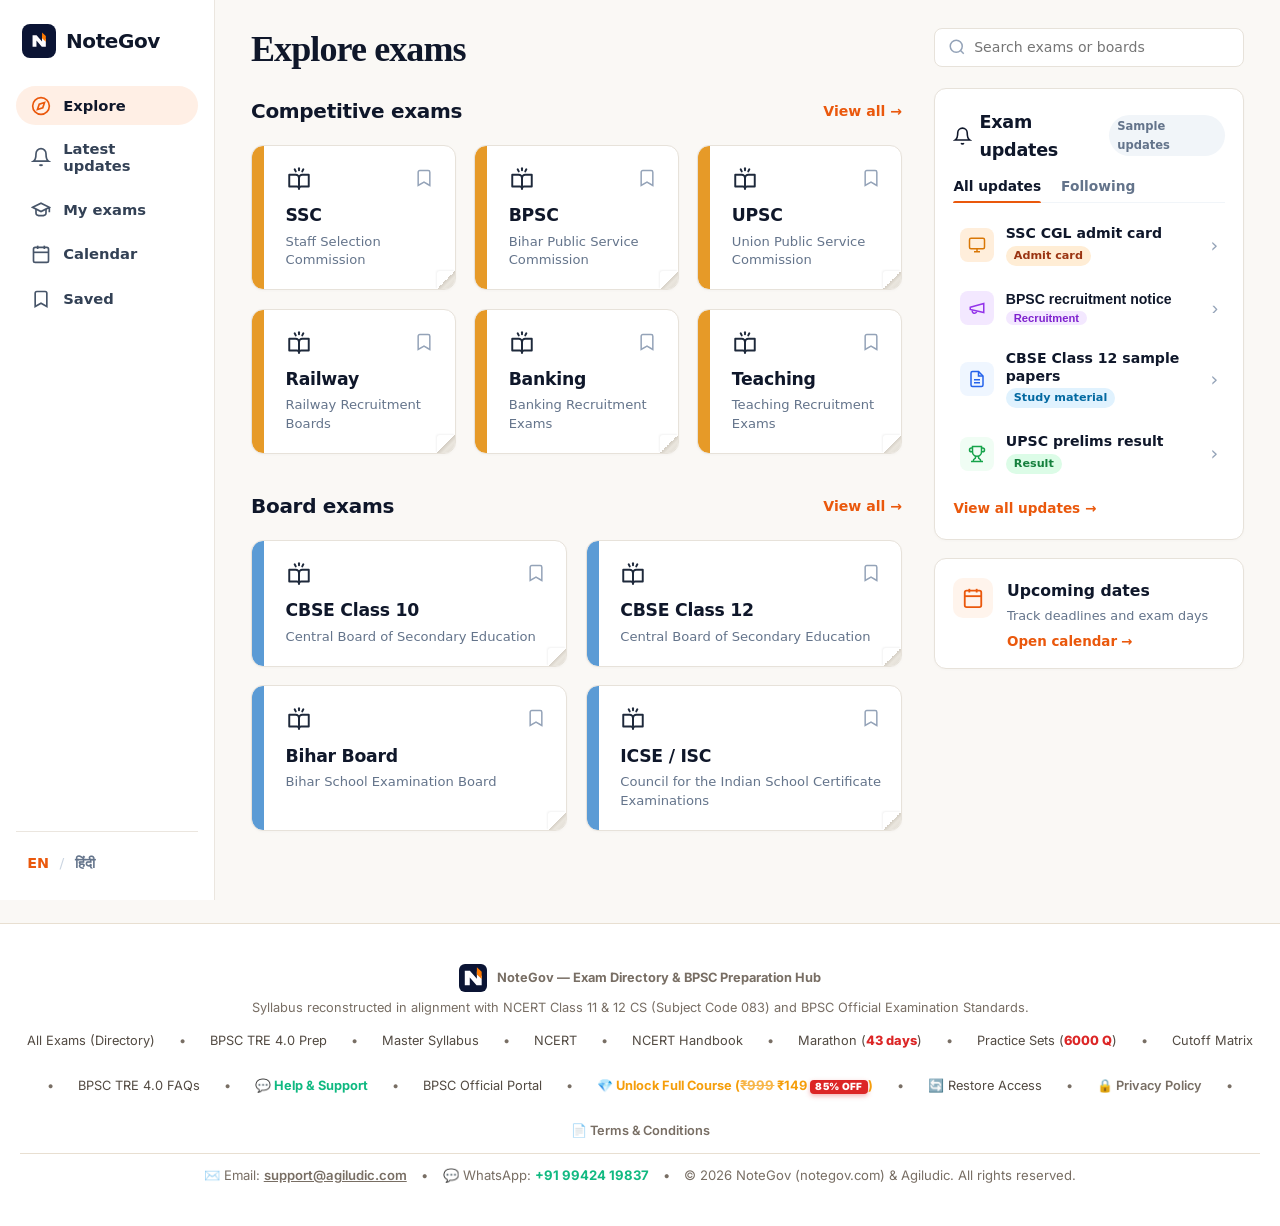
<file: index.html>
<!DOCTYPE html>
<html lang="en" data-theme="warm">
<head>
  <!-- Google Analytics 4 (GA4) -->
  <script async src="https://www.googletagmanager.com/gtag/js?id=G-Q5CJ9T8TCC"></script>
  <script>
    window.dataLayer = window.dataLayer || [];
    function gtag(){dataLayer.push(arguments);}
    gtag('js', new Date());
    gtag('config', 'G-Q5CJ9T8TCC');
  </script>

  <!-- Google AdSense -->
  <script async src="https://pagead2.googlesyndication.com/pagead/js/adsbygoogle.js?client=ca-pub-3684459472315971"
       crossorigin="anonymous"></script>

  <meta charset="UTF-8">
  <meta name="viewport" content="width=device-width, initial-scale=1.0">
  <title>BPSC TRE 4.0 Computer Science (PGT) — 40 Mock Tests, PYQs &amp; Practice Sets</title>
  <meta name="description" content="Master BPSC TRE 4.0 Computer Science (PGT Class 11-12). Access 40 BPSC TRE Mock Tests (6,000 Practice Questions), TRE 1.0/2.0/3.0 PYQ analysis, Cutoff Matrix &amp; NCERT notes.">
  <meta name="keywords" content="BPSC TRE 4.0 Computer Science, BPSC Computer Teacher PYQ, BPSC TRE Mock Test, Computer Science Practice Questions, BPSC TRE Computer Science Practice Sets, BPSC TRE 4.0 Cutoff Matrix, BPSC Computer Teacher PGT, BPSC TRE 3.0 CS Cutoff, Bihar STET Computer Science Paper 2, BPSC TRE CS Question Bank, BPSC TRE 4.0 Syllabus">
  <meta name="robots" content="index, follow, max-image-preview:large, max-snippet:-1, max-video-preview:-1">
  <link rel="canonical" href="https://notegov.com/">

  <!-- Open Graph / Facebook -->
  <meta property="og:type" content="website">
  <meta property="og:url" content="https://notegov.com/">
  <meta property="og:title" content="BPSC TRE 4.0 Computer Science (PGT) — 40 Mock Tests, PYQs &amp; Practice Sets">
  <meta property="og:description" content="Master BPSC TRE 4.0 Computer Science (PGT 11-12) with 40 BPSC TRE Mock Tests (6,000 Practice Questions), Cutoff Matrix analysis (TRE 1.0/2.0/3.0 PYQs), and 43-Day Marathon.">
  <meta property="og:image" content="https://notegov.com/assets/banner_landscape.jpg">
  <meta property="og:site_name" content="BPSC TRE 4.0 Computer Science Prep Hub">

  <!-- Twitter Card -->
  <meta name="twitter:card" content="summary_large_image">
  <meta name="twitter:url" content="https://notegov.com/">
  <meta name="twitter:title" content="BPSC TRE 4.0 Computer Science (PGT) — 40 Mock Tests, PYQs &amp; Practice Sets">
  <meta name="twitter:description" content="BPSC TRE 4.0 CS portal: 40 full-length mock tests (6,000 Practice Questions), BPSC Computer Teacher PYQ analysis, Cutoff Matrix benchmark, and 43-day marathon.">
  <meta name="twitter:image" content="https://notegov.com/assets/banner_landscape.jpg">

  <!-- Schema.org Structured Data (JSON-LD) -->
  <script type="application/ld+json">
  {
    "@context": "https://schema.org",
    "@graph": [
      {
        "@type": "WebSite",
        "@id": "https://notegov.com/#website",
        "url": "https://notegov.com/",
        "name": "BPSC TRE 4.0 Computer Science (PGT) Prep Hub",
        "alternateName": "BPSC Computer Teacher PYQ & Mock Test Portal",
        "description": "Comprehensive preparation portal for BPSC TRE 4.0 Computer Science (PGT) featuring 40 Mock Tests (6,000 Practice Questions), Cutoff Matrix analysis, and NCERT companion.",
        "publisher": {
          "@id": "https://notegov.com/#organization"
        },
        "inLanguage": ["en-IN", "hi-IN"]
      },
      {
        "@type": "EducationalOrganization",
        "@id": "https://notegov.com/#organization",
        "name": "BPSC TRE 4.0 Computer Science Prep Hub",
        "alternateName": ["NoteGov BPSC Prep", "Agiludic BPSC Prep", "BPSC Computer Teacher Hub"],
        "url": "https://notegov.com/",
        "logo": {
          "@type": "ImageObject",
          "@id": "https://notegov.com/#logo",
          "url": "https://notegov.com/assets/logo.jpg",
          "caption": "BPSC TRE 4.0 Computer Science Prep Hub Logo"
        },
        "image": "https://notegov.com/assets/banner_landscape.jpg",
        "email": "support@agiludic.com",
        "telephone": "+91-99424-19837",
        "contactPoint": [
          {
            "@type": "ContactPoint",
            "telephone": "+91-99424-19837",
            "contactType": "Customer Support",
            "email": "support@agiludic.com",
            "areaServed": "IN",
            "availableLanguage": ["en", "hi"]
          }
        ]
      },
      {
        "@type": "BreadcrumbList",
        "@id": "https://notegov.com/#breadcrumb",
        "itemListElement": [
          {
            "@type": "ListItem",
            "position": 1,
            "name": "Home",
            "item": "https://notegov.com/"
          },
          {
            "@type": "ListItem",
            "position": 2,
            "name": "Master Syllabus",
            "item": "https://notegov.com/#syllabus"
          },
          {
            "@type": "ListItem",
            "position": 3,
            "name": "40 Practice Sets & Mock Tests",
            "item": "https://notegov.com/#practice"
          },
          {
            "@type": "ListItem",
            "position": 4,
            "name": "Cutoff Matrix & PYQ Analysis",
            "item": "https://notegov.com/#cutoff-matrix"
          }
        ]
      },
      {
        "@type": "Course",
        "@id": "https://notegov.com/#course",
        "name": "BPSC TRE 4.0 Computer Science (PGT) Master Course & Practice Questions",
        "description": "Comprehensive preparation course for BPSC TRE 4.0 CS (PGT 11-12) with 40 full-length mock tests (6,000 practice questions), TRE 1.0/2.0/3.0 PYQ breakdown, 43-day marathon crash course, and NCERT digital companion.",
        "provider": {
          "@id": "https://notegov.com/#organization"
        },
        "educationalLevel": "Post Graduate Teacher (Class 11-12) / Bihar STET Paper 2",
        "about": [
          "Computer Science",
          "BPSC TRE 4.0",
          "Python Programming",
          "Database Management Systems",
          "Computer Networks",
          "Operating Systems",
          "Digital Logic and Boolean Algebra"
        ],
        "inLanguage": ["en-IN", "hi-IN"],
        "offers": {
          "@type": "Offer",
          "price": "149",
          "priceCurrency": "INR",
          "availability": "https://schema.org/InStock",
          "validFrom": "2026-01-01",
          "category": "Educational Course"
        }
      },
      {
        "@type": "Quiz",
        "@id": "https://notegov.com/#quiz",
        "name": "BPSC TRE Computer Science Mock Tests & Practice Questions (40 Full-Length Mocks / 6,000 Questions)",
        "description": "40 real-pattern simulation practice sets for BPSC TRE 4.0 CS (PGT 11-12) featuring 150 questions per set (Language 30, General Studies 40, Computer Science 80) with instant scoring and detailed answer keys.",
        "educationalLevel": "Class 11-12 PGT / STET Paper 2 Aspirants"
      },
      {
        "@type": "FAQPage",
        "@id": "https://notegov.com/#faq",
        "mainEntity": [
          {
            "@type": "Question",
            "name": "What is the BPSC TRE 4.0 Cutoff Matrix and safe target score?",
            "acceptedAnswer": {
              "@type": "Answer",
              "text": "The BPSC TRE 4.0 Cutoff Matrix tracks qualifying marks across cycles: TRE 1.0 (Oct 2023) general cutoff was 39/120; TRE 2.0 (Dec 2023) rose to 63/120; TRE 3.0 (Jul 2024) escalated to 73+/120. For TRE 4.0, the safe projected target for General (Unreserved) is 85–95+/120 (70–80%) due to thousands of STET Paper 2 qualified candidates. Target at least 65+/80 in Computer Science and 25+/40 in General Studies."
            }
          },
          {
            "@type": "Question",
            "name": "Where can I find BPSC Computer Teacher PYQ (Previous Year Questions)?",
            "acceptedAnswer": {
              "@type": "Answer",
              "text": "This portal provides comprehensive BPSC Computer Teacher PYQ analysis from TRE 1.0, TRE 2.0, and TRE 3.0 mapped unit-by-unit across the 12 syllabus units. Every previous year question trend—from Python syntax in TRE 1.0 to complex code tracing and SQL subqueries in TRE 3.0—is integrated into our 40 full-length practice sets with detailed step-by-step solutions."
            }
          },
          {
            "@type": "Question",
            "name": "Where can I take a full-length BPSC TRE Mock Test with Computer Science Practice Questions?",
            "acceptedAnswer": {
              "@type": "Answer",
              "text": "This portal features 40 Full-Length BPSC TRE Mock Tests comprising 6,000 Computer Science Practice Questions. Each mock test follows the official 150-question 150-minute NTA-style format (Part I: 30 Language Qs, Part II: 40 General Studies Qs, Part III: 80 Computer Science Qs) with live countdown timers, question palette navigation, instant score cards, and bilingual explanations."
            }
          },
          {
            "@type": "Question",
            "name": "What is the syllabus structure for BPSC TRE 4.0 Computer Science (PGT)?",
            "acceptedAnswer": {
              "@type": "Answer",
              "text": "The BPSC TRE 4.0 CS PGT syllabus is organized into 12 structured units aligned with NCERT Class 11 and 12 Computer Science: Computer Systems & Architecture, Python Programming & Data Structures, Object-Oriented Programming (OOP), Database Management Systems (DBMS) & Relational Algebra, Advanced SQL, Computer Networks & Protocol Suites, Cyber Security & Digital Ethics, Boolean Algebra & Digital Electronics, Web Development Basics, Operating Systems Concepts, Software Engineering, and Emerging AI/Cloud Trends."
            }
          },
          {
            "@type": "Question",
            "name": "What is the best strategy to score 85+ in BPSC TRE 4.0 CS?",
            "acceptedAnswer": {
              "@type": "Answer",
              "text": "To score 85+ in BPSC TRE 4.0 CS: 1) Secure 65+/80 in Computer Science by mastering Tier 1 topics (Python OOP/File Handling, SQL Joins, DBMS Normalization, and TCP/IP Networks). 2) Score 25+/40 in General Studies. 3) Complete the 43-Day Marathon curriculum. 4) Practice consistently across the 40 simulated mock tests."
            }
          }
        ]
      }
    ]
  }
  </script>

  <link rel="preconnect" href="https://fonts.googleapis.com">
  <link rel="preconnect" href="https://fonts.gstatic.com" crossorigin>
  <link href="https://fonts.googleapis.com/css2?family=Inter:wght@400;500;600;700;800;900&family=JetBrains+Mono:wght@500;700&display=swap" rel="stylesheet">
  <link rel="stylesheet" href="css/style.css">
  <link rel="stylesheet" href="css/practice.css">
  <link rel="stylesheet" href="css/directory.css">
  <link rel="icon" type="image/jpeg" href="assets/logo.jpg">
  <link rel="apple-touch-icon" href="assets/logo.jpg">
</head>
<body>

  <!-- ========================================================
       NOTEGOV EXAM DIRECTORY & DASHBOARD (3-Column Layout)
       ======================================================== -->
  <main class="notegov-app-shell" id="directory-view">
    <!-- LEFT VERTICAL SIDEBAR -->
    <aside class="dir-sidebar-left" aria-label="Main Navigation">
      <div class="sidebar-top">
        <a href="#/" class="sidebar-brand" onclick="setDirectoryFilter('all'); return false;" aria-label="NoteGov home">
          <div class="brand-icon-wrap">
            <img src="assets/notegov.svg" alt="NoteGov Logo" width="22" height="22">
          </div>
          <span class="brand-text">NoteGov</span>
        </a>

        <nav class="sidebar-nav" aria-label="Directory Navigation">
          <button type="button" class="sidebar-nav-item active" id="btnNavExplore" onclick="setDirectoryFilter('all');" aria-label="Explore exams">
            <svg viewBox="0 0 24 24" width="20" height="20" stroke="currentColor" stroke-width="2" fill="none" aria-hidden="true">
              <circle cx="12" cy="12" r="10"/>
              <polygon points="16.24 7.76 14.12 14.12 7.76 16.24 9.88 9.88 16.24 7.76"/>
            </svg>
            <span>Explore</span>
          </button>
          <button type="button" class="sidebar-nav-item" id="btnNavUpdates" onclick="scrollToUpdates();" aria-label="Latest updates">
            <svg viewBox="0 0 24 24" width="20" height="20" stroke="currentColor" stroke-width="2" fill="none" aria-hidden="true">
              <path d="M18 8A6 6 0 0 0 6 8c0 7-3 9-3 9h18s-3-2-3-9"/>
              <path d="M13.73 21a2 2 0 0 1-3.46 0"/>
            </svg>
            <span>Latest updates</span>
          </button>
          <button type="button" class="sidebar-nav-item" id="btnNavMyExams" onclick="openBpscSection('dashboard');" aria-label="My exams">
            <svg viewBox="0 0 24 24" width="20" height="20" stroke="currentColor" stroke-width="2" fill="none" aria-hidden="true">
              <path d="M22 10v6M2 10l10-5 10 5-10 5z"/>
              <path d="M6 12v5c0 2 2 3 6 3s6-1 6-3v-5"/>
            </svg>
            <span>My exams</span>
          </button>
          <button type="button" class="sidebar-nav-item" id="btnNavCalendar" onclick="openExamCalendarModal();" aria-label="Calendar">
            <svg viewBox="0 0 24 24" width="20" height="20" stroke="currentColor" stroke-width="2" fill="none" aria-hidden="true">
              <rect x="3" y="4" width="18" height="18" rx="2" ry="2"/>
              <line x1="16" y1="2" x2="16" y2="6"/>
              <line x1="8" y1="2" x2="8" y2="6"/>
              <line x1="3" y1="10" x2="21" y2="10"/>
            </svg>
            <span>Calendar</span>
          </button>
          <button type="button" class="sidebar-nav-item" id="btnNavSaved" onclick="setDirectoryFilter('saved');" aria-label="Saved exams">
            <svg viewBox="0 0 24 24" width="20" height="20" stroke="currentColor" stroke-width="2" fill="none" aria-hidden="true">
              <path d="m19 21-7-4-7 4V5a2 2 0 0 1 2-2h10a2 2 0 0 1 2 2v16z"/>
            </svg>
            <span>Saved</span>
          </button>
        </nav>
      </div>

      <div class="sidebar-bottom">
        <div class="sidebar-lang-wrap">
          <button type="button" class="lang-btn active" id="btnLangEn" onclick="setLanguage('en');" title="English">EN</button>
          <span class="lang-slash">/</span>
          <button type="button" class="lang-btn" id="btnLangHi" onclick="setLanguage('hi');" title="हिन्दी">हिंदी</button>
        </div>
      </div>
    </aside>

    <!-- MAIN AND RIGHT WRAPPER -->
    <div class="dir-main-wrapper">
      <!-- MIDDLE CENTER COLUMN -->
      <div class="dir-center-col">
        <!-- Mobile Search Box (visible on mobile screens) -->
        <div class="search-box-wrap mobile-search-only" role="search">
          <svg class="search-icon" viewBox="0 0 24 24" width="18" height="18" stroke="currentColor" stroke-width="2" fill="none" aria-hidden="true"><circle cx="11" cy="11" r="8"/><path d="m21 21-4.3-4.3"/></svg>
          <input type="search" id="directorySearchInputMobile" aria-label="Search exams or boards" placeholder="Search exams or boards" oninput="syncSearchInputs(this);">
          <button type="button" class="clear-search-btn" id="clearDirectorySearchMobile" aria-label="Clear search" onclick="clearDirectorySearch();">
            <svg viewBox="0 0 24 24" width="16" height="16" stroke="currentColor" stroke-width="2" fill="none" aria-hidden="true"><path d="M18 6 6 18M6 6l12 12"/></svg>
          </button>
        </div>

        <h1 class="page-title">Explore exams</h1>

        <!-- SECTION 1: Competitive Exams (3x2 Grid) -->
        <section class="exam-section competitive-section" data-group="competitive" aria-labelledby="competitive-exams-title">
          <div class="section-head">
            <h2 id="competitive-exams-title">Competitive exams</h2>
            <button type="button" class="view-all-link" onclick="setDirectoryFilter('competitive')">
              <span>View all</span>
              <span class="arrow">→</span>
            </button>
          </div>

          <div class="competitive-grid">
            <!-- Card 1: SSC -->
            <article class="exam-card competitive" data-id="ssc-cgl" data-group="competitive" data-title="SSC" data-terms="Staff Selection Commission SSC CGL CHSL MTS GD jobs latest updates admit card">
              <div class="card-dogear" aria-hidden="true"></div>
              <div class="card-top">
                <div class="card-icon-wrap" aria-hidden="true">
                  <svg viewBox="0 0 24 24" width="26" height="26" stroke="currentColor" stroke-width="1.8" fill="none" stroke-linecap="round" stroke-linejoin="round">
                    <line x1="12" y1="2" x2="12" y2="4"/>
                    <line x1="8" y1="3" x2="9" y2="5"/>
                    <line x1="16" y1="3" x2="15" y2="5"/>
                    <path d="M3 8h6a3 3 0 0 1 3 3v10a2 2 0 0 0-2-2H3z"/>
                    <path d="M21 8h-6a3 3 0 0 0-3 3v10a2 2 0 0 1 2-2h7z"/>
                  </svg>
                </div>
                <button type="button" class="card-bookmark-btn" aria-label="Save SSC" onclick="toggleDirectorySaved('ssc-cgl', event)">
                  <svg viewBox="0 0 24 24" width="20" height="20" stroke="currentColor" stroke-width="1.8" fill="none" aria-hidden="true"><path d="m19 21-7-4-7 4V5a2 2 0 0 1 2-2h10a2 2 0 0 1 2 2v16z"/></svg>
                </button>
              </div>
              <div class="card-body">
                <h3>SSC</h3>
                <p class="card-desc">Staff Selection Commission</p>
              </div>
            </article>

            <!-- Card 2: BPSC (Opens full BPSC TRE 4.0 Suite) -->
            <article class="exam-card competitive" data-id="bpsc-tre" data-group="competitive" data-title="BPSC" data-terms="Bihar Public Service Commission BPSC TRE 4.0 TRE 4 Computer Science PGT Class 11-12 Recruitment 40 Mock Tests 6000 Questions Syllabus Notes Marathon" onclick="openBpscSection('dashboard');" title="Open BPSC TRE 4.0 Computer Science Suite">
              <div class="card-dogear" aria-hidden="true"></div>
              <div class="card-top">
                <div class="card-icon-wrap" aria-hidden="true">
                  <svg viewBox="0 0 24 24" width="26" height="26" stroke="currentColor" stroke-width="1.8" fill="none" stroke-linecap="round" stroke-linejoin="round">
                    <line x1="12" y1="2" x2="12" y2="4"/>
                    <line x1="8" y1="3" x2="9" y2="5"/>
                    <line x1="16" y1="3" x2="15" y2="5"/>
                    <path d="M3 8h6a3 3 0 0 1 3 3v10a2 2 0 0 0-2-2H3z"/>
                    <path d="M21 8h-6a3 3 0 0 0-3 3v10a2 2 0 0 1 2-2h7z"/>
                  </svg>
                </div>
                <button type="button" class="card-bookmark-btn" aria-label="Save BPSC" onclick="toggleDirectorySaved('bpsc-tre', event)">
                  <svg viewBox="0 0 24 24" width="20" height="20" stroke="currentColor" stroke-width="1.8" fill="none" aria-hidden="true"><path d="m19 21-7-4-7 4V5a2 2 0 0 1 2-2h10a2 2 0 0 1 2 2v16z"/></svg>
                </button>
              </div>
              <div class="card-body">
                <h3>BPSC</h3>
                <p class="card-desc">Bihar Public Service Commission</p>
              </div>
            </article>

            <!-- Card 3: UPSC -->
            <article class="exam-card competitive" data-id="upsc" data-group="competitive" data-title="UPSC" data-terms="Union Public Service Commission UPSC Civil Services CSE IAS IPS IFS Prelims Mains result">
              <div class="card-dogear" aria-hidden="true"></div>
              <div class="card-top">
                <div class="card-icon-wrap" aria-hidden="true">
                  <svg viewBox="0 0 24 24" width="26" height="26" stroke="currentColor" stroke-width="1.8" fill="none" stroke-linecap="round" stroke-linejoin="round">
                    <line x1="12" y1="2" x2="12" y2="4"/>
                    <line x1="8" y1="3" x2="9" y2="5"/>
                    <line x1="16" y1="3" x2="15" y2="5"/>
                    <path d="M3 8h6a3 3 0 0 1 3 3v10a2 2 0 0 0-2-2H3z"/>
                    <path d="M21 8h-6a3 3 0 0 0-3 3v10a2 2 0 0 1 2-2h7z"/>
                  </svg>
                </div>
                <button type="button" class="card-bookmark-btn" aria-label="Save UPSC" onclick="toggleDirectorySaved('upsc', event)">
                  <svg viewBox="0 0 24 24" width="20" height="20" stroke="currentColor" stroke-width="1.8" fill="none" aria-hidden="true"><path d="m19 21-7-4-7 4V5a2 2 0 0 1 2-2h10a2 2 0 0 1 2 2v16z"/></svg>
                </button>
              </div>
              <div class="card-body">
                <h3>UPSC</h3>
                <p class="card-desc">Union Public Service Commission</p>
              </div>
            </article>

            <!-- Card 4: Railway -->
            <article class="exam-card competitive" data-id="rrb-ntpc" data-group="competitive" data-title="Railway" data-terms="Railway Recruitment Boards RRB NTPC Group D ALP technician">
              <div class="card-dogear" aria-hidden="true"></div>
              <div class="card-top">
                <div class="card-icon-wrap" aria-hidden="true">
                  <svg viewBox="0 0 24 24" width="26" height="26" stroke="currentColor" stroke-width="1.8" fill="none" stroke-linecap="round" stroke-linejoin="round">
                    <line x1="12" y1="2" x2="12" y2="4"/>
                    <line x1="8" y1="3" x2="9" y2="5"/>
                    <line x1="16" y1="3" x2="15" y2="5"/>
                    <path d="M3 8h6a3 3 0 0 1 3 3v10a2 2 0 0 0-2-2H3z"/>
                    <path d="M21 8h-6a3 3 0 0 0-3 3v10a2 2 0 0 1 2-2h7z"/>
                  </svg>
                </div>
                <button type="button" class="card-bookmark-btn" aria-label="Save Railway" onclick="toggleDirectorySaved('rrb-ntpc', event)">
                  <svg viewBox="0 0 24 24" width="20" height="20" stroke="currentColor" stroke-width="1.8" fill="none" aria-hidden="true"><path d="m19 21-7-4-7 4V5a2 2 0 0 1 2-2h10a2 2 0 0 1 2 2v16z"/></svg>
                </button>
              </div>
              <div class="card-body">
                <h3>Railway</h3>
                <p class="card-desc">Railway Recruitment Boards</p>
              </div>
            </article>

            <!-- Card 5: Banking -->
            <article class="exam-card competitive" data-id="ibps-sbi" data-group="competitive" data-title="Banking" data-terms="Banking Recruitment Exams IBPS PO Clerk SBI RBI RRB Bank">
              <div class="card-dogear" aria-hidden="true"></div>
              <div class="card-top">
                <div class="card-icon-wrap" aria-hidden="true">
                  <svg viewBox="0 0 24 24" width="26" height="26" stroke="currentColor" stroke-width="1.8" fill="none" stroke-linecap="round" stroke-linejoin="round">
                    <line x1="12" y1="2" x2="12" y2="4"/>
                    <line x1="8" y1="3" x2="9" y2="5"/>
                    <line x1="16" y1="3" x2="15" y2="5"/>
                    <path d="M3 8h6a3 3 0 0 1 3 3v10a2 2 0 0 0-2-2H3z"/>
                    <path d="M21 8h-6a3 3 0 0 0-3 3v10a2 2 0 0 1 2-2h7z"/>
                  </svg>
                </div>
                <button type="button" class="card-bookmark-btn" aria-label="Save Banking" onclick="toggleDirectorySaved('ibps-sbi', event)">
                  <svg viewBox="0 0 24 24" width="20" height="20" stroke="currentColor" stroke-width="1.8" fill="none" aria-hidden="true"><path d="m19 21-7-4-7 4V5a2 2 0 0 1 2-2h10a2 2 0 0 1 2 2v16z"/></svg>
                </button>
              </div>
              <div class="card-body">
                <h3>Banking</h3>
                <p class="card-desc">Banking Recruitment Exams</p>
              </div>
            </article>

            <!-- Card 6: Teaching (Also connects to BPSC TRE CS) -->
            <article class="exam-card competitive" data-id="teaching-exams" data-group="competitive" data-title="Teaching" data-terms="Teaching Recruitment Exams CTET STET BPSC TRE 4.0 Computer Science Teacher KVS NVS DSSSB" onclick="openBpscSection('dashboard');" title="Open BPSC TRE 4.0 Computer Teacher Suite">
              <div class="card-dogear" aria-hidden="true"></div>
              <div class="card-top">
                <div class="card-icon-wrap" aria-hidden="true">
                  <svg viewBox="0 0 24 24" width="26" height="26" stroke="currentColor" stroke-width="1.8" fill="none" stroke-linecap="round" stroke-linejoin="round">
                    <line x1="12" y1="2" x2="12" y2="4"/>
                    <line x1="8" y1="3" x2="9" y2="5"/>
                    <line x1="16" y1="3" x2="15" y2="5"/>
                    <path d="M3 8h6a3 3 0 0 1 3 3v10a2 2 0 0 0-2-2H3z"/>
                    <path d="M21 8h-6a3 3 0 0 0-3 3v10a2 2 0 0 1 2-2h7z"/>
                  </svg>
                </div>
                <button type="button" class="card-bookmark-btn" aria-label="Save Teaching" onclick="toggleDirectorySaved('teaching-exams', event)">
                  <svg viewBox="0 0 24 24" width="20" height="20" stroke="currentColor" stroke-width="1.8" fill="none" aria-hidden="true"><path d="m19 21-7-4-7 4V5a2 2 0 0 1 2-2h10a2 2 0 0 1 2 2v16z"/></svg>
                </button>
              </div>
              <div class="card-body">
                <h3>Teaching</h3>
                <p class="card-desc">Teaching Recruitment Exams</p>
              </div>
            </article>
          </div>
        </section>

        <!-- SECTION 2: Board Exams (2x2 Grid) -->
        <section class="exam-section board-section" data-group="board" aria-labelledby="board-exams-title">
          <div class="section-head">
            <h2 id="board-exams-title">Board exams</h2>
            <button type="button" class="view-all-link" onclick="setDirectoryFilter('board')">
              <span>View all</span>
              <span class="arrow">→</span>
            </button>
          </div>

          <div class="board-grid">
            <!-- Card 1: CBSE Class 10 -->
            <article class="exam-card board" data-id="cbse-10" data-group="board" data-title="CBSE Class 10" data-terms="CBSE Class 10 Central Board of Secondary Education matric date sheet sample papers">
              <div class="card-dogear" aria-hidden="true"></div>
              <div class="card-top">
                <div class="card-icon-wrap" aria-hidden="true">
                  <svg viewBox="0 0 24 24" width="26" height="26" stroke="currentColor" stroke-width="1.8" fill="none" stroke-linecap="round" stroke-linejoin="round">
                    <line x1="12" y1="2" x2="12" y2="4"/>
                    <line x1="8" y1="3" x2="9" y2="5"/>
                    <line x1="16" y1="3" x2="15" y2="5"/>
                    <path d="M3 8h6a3 3 0 0 1 3 3v10a2 2 0 0 0-2-2H3z"/>
                    <path d="M21 8h-6a3 3 0 0 0-3 3v10a2 2 0 0 1 2-2h7z"/>
                  </svg>
                </div>
                <button type="button" class="card-bookmark-btn" aria-label="Save CBSE Class 10" onclick="toggleDirectorySaved('cbse-10', event)">
                  <svg viewBox="0 0 24 24" width="20" height="20" stroke="currentColor" stroke-width="1.8" fill="none" aria-hidden="true"><path d="m19 21-7-4-7 4V5a2 2 0 0 1 2-2h10a2 2 0 0 1 2 2v16z"/></svg>
                </button>
              </div>
              <div class="card-body">
                <h3>CBSE Class 10</h3>
                <p class="card-desc">Central Board of Secondary Education</p>
              </div>
            </article>

            <!-- Card 2: CBSE Class 12 -->
            <article class="exam-card board" data-id="cbse-12" data-group="board" data-title="CBSE Class 12" data-terms="CBSE Class 12 Central Board of Secondary Education senior secondary sample papers date sheet">
              <div class="card-dogear" aria-hidden="true"></div>
              <div class="card-top">
                <div class="card-icon-wrap" aria-hidden="true">
                  <svg viewBox="0 0 24 24" width="26" height="26" stroke="currentColor" stroke-width="1.8" fill="none" stroke-linecap="round" stroke-linejoin="round">
                    <line x1="12" y1="2" x2="12" y2="4"/>
                    <line x1="8" y1="3" x2="9" y2="5"/>
                    <line x1="16" y1="3" x2="15" y2="5"/>
                    <path d="M3 8h6a3 3 0 0 1 3 3v10a2 2 0 0 0-2-2H3z"/>
                    <path d="M21 8h-6a3 3 0 0 0-3 3v10a2 2 0 0 1 2-2h7z"/>
                  </svg>
                </div>
                <button type="button" class="card-bookmark-btn" aria-label="Save CBSE Class 12" onclick="toggleDirectorySaved('cbse-12', event)">
                  <svg viewBox="0 0 24 24" width="20" height="20" stroke="currentColor" stroke-width="1.8" fill="none" aria-hidden="true"><path d="m19 21-7-4-7 4V5a2 2 0 0 1 2-2h10a2 2 0 0 1 2 2v16z"/></svg>
                </button>
              </div>
              <div class="card-body">
                <h3>CBSE Class 12</h3>
                <p class="card-desc">Central Board of Secondary Education</p>
              </div>
            </article>

            <!-- Card 3: Bihar Board -->
            <article class="exam-card board" data-id="bihar-board" data-group="board" data-title="Bihar Board" data-terms="Bihar Board BSEB Bihar School Examination Board matric intermediate">
              <div class="card-dogear" aria-hidden="true"></div>
              <div class="card-top">
                <div class="card-icon-wrap" aria-hidden="true">
                  <svg viewBox="0 0 24 24" width="26" height="26" stroke="currentColor" stroke-width="1.8" fill="none" stroke-linecap="round" stroke-linejoin="round">
                    <line x1="12" y1="2" x2="12" y2="4"/>
                    <line x1="8" y1="3" x2="9" y2="5"/>
                    <line x1="16" y1="3" x2="15" y2="5"/>
                    <path d="M3 8h6a3 3 0 0 1 3 3v10a2 2 0 0 0-2-2H3z"/>
                    <path d="M21 8h-6a3 3 0 0 0-3 3v10a2 2 0 0 1 2-2h7z"/>
                  </svg>
                </div>
                <button type="button" class="card-bookmark-btn" aria-label="Save Bihar Board" onclick="toggleDirectorySaved('bihar-board', event)">
                  <svg viewBox="0 0 24 24" width="20" height="20" stroke="currentColor" stroke-width="1.8" fill="none" aria-hidden="true"><path d="m19 21-7-4-7 4V5a2 2 0 0 1 2-2h10a2 2 0 0 1 2 2v16z"/></svg>
                </button>
              </div>
              <div class="card-body">
                <h3>Bihar Board</h3>
                <p class="card-desc">Bihar School Examination Board</p>
              </div>
            </article>

            <!-- Card 4: ICSE / ISC -->
            <article class="exam-card board" data-id="icse-isc" data-group="board" data-title="ICSE / ISC" data-terms="ICSE ISC Council for the Indian School Certificate Examinations CISCE 10 12">
              <div class="card-dogear" aria-hidden="true"></div>
              <div class="card-top">
                <div class="card-icon-wrap" aria-hidden="true">
                  <svg viewBox="0 0 24 24" width="26" height="26" stroke="currentColor" stroke-width="1.8" fill="none" stroke-linecap="round" stroke-linejoin="round">
                    <line x1="12" y1="2" x2="12" y2="4"/>
                    <line x1="8" y1="3" x2="9" y2="5"/>
                    <line x1="16" y1="3" x2="15" y2="5"/>
                    <path d="M3 8h6a3 3 0 0 1 3 3v10a2 2 0 0 0-2-2H3z"/>
                    <path d="M21 8h-6a3 3 0 0 0-3 3v10a2 2 0 0 1 2-2h7z"/>
                  </svg>
                </div>
                <button type="button" class="card-bookmark-btn" aria-label="Save ICSE / ISC" onclick="toggleDirectorySaved('icse-isc', event)">
                  <svg viewBox="0 0 24 24" width="20" height="20" stroke="currentColor" stroke-width="1.8" fill="none" aria-hidden="true"><path d="m19 21-7-4-7 4V5a2 2 0 0 1 2-2h10a2 2 0 0 1 2 2v16z"/></svg>
                </button>
              </div>
              <div class="card-body">
                <h3>ICSE / ISC</h3>
                <p class="card-desc">Council for the Indian School Certificate Examinations</p>
              </div>
            </article>
          </div>
        </section>

        <!-- Empty Results State (shown when 0 matches) -->
        <div class="directory-empty" id="directoryEmpty" style="display:none;">
          <h2 id="directoryEmptyTitle">No exams found</h2>
          <p id="directoryEmptyDesc">Try a different search term or clear your filters.</p>
          <button type="button" class="btn-clear-search-pill" id="directoryEmptyBtn" onclick="clearDirectorySearch();">Clear search</button>
        </div>
      </div><!-- .dir-center-col -->

      <!-- RIGHT SIDEBAR COLUMN -->
      <aside class="dir-right-col" aria-label="Updates and Upcoming Dates">
        <!-- Search Box Wrap (Desktop) -->
        <div class="search-box-wrap desktop-search-only" role="search">
          <svg class="search-icon" viewBox="0 0 24 24" width="18" height="18" stroke="currentColor" stroke-width="2" fill="none" aria-hidden="true"><circle cx="11" cy="11" r="8"/><path d="m21 21-4.3-4.3"/></svg>
          <input type="search" id="directorySearchInput" aria-label="Search exams or boards" placeholder="Search exams or boards" oninput="syncSearchInputs(this);">
          <button type="button" class="clear-search-btn" id="clearDirectorySearch" aria-label="Clear search" onclick="clearDirectorySearch();">
            <svg viewBox="0 0 24 24" width="16" height="16" stroke="currentColor" stroke-width="2" fill="none" aria-hidden="true"><path d="M18 6 6 18M6 6l12 12"/></svg>
          </button>
        </div>

        <!-- Widget 1: Exam updates -->
        <div class="widget-card" id="widgetUpdates">
          <div class="widget-head">
            <div class="widget-title-wrap">
              <svg viewBox="0 0 24 24" width="20" height="20" stroke="currentColor" stroke-width="2" fill="none" aria-hidden="true">
                <path d="M18 8A6 6 0 0 0 6 8c0 7-3 9-3 9h18s-3-2-3-9"/>
                <path d="M13.73 21a2 2 0 0 1-3.46 0"/>
              </svg>
              <h2>Exam updates</h2>
            </div>
            <span class="badge-sample">Sample updates</span>
          </div>

          <!-- Updates Tabs -->
          <div class="updates-tabs" role="tablist" aria-label="Updates filter">
            <button type="button" class="update-tab-btn active" id="tabAllUpdates" onclick="setUpdatesTab('all')" role="tab" aria-selected="true">All updates</button>
            <button type="button" class="update-tab-btn" id="tabFollowingUpdates" onclick="setUpdatesTab('following')" role="tab" aria-selected="false">Following</button>
          </div>

          <!-- Updates List -->
          <ul class="updates-list">
            <li>
              <a href="https://ssc.gov.in/home/admit-card" target="_blank" rel="noreferrer" class="update-row">
                <div class="update-left">
                  <div class="update-icon-box orange-box">
                    <svg viewBox="0 0 24 24" width="18" height="18" stroke="currentColor" stroke-width="2" fill="none" aria-hidden="true"><rect x="2" y="3" width="20" height="14" rx="2"/><line x1="8" y1="21" x2="16" y2="21"/><line x1="12" y1="17" x2="12" y2="21"/></svg>
                  </div>
                  <div class="update-info">
                    <span class="update-item-title">SSC CGL admit card</span>
                    <span class="update-tag tag-orange">Admit card</span>
                  </div>
                </div>
                <span class="update-chevron" aria-hidden="true">&rsaquo;</span>
              </a>
            </li>
            <li>
              <button type="button" class="update-row" onclick="openBpscSection('dashboard');" title="Open BPSC TRE 4.0 Suite">
                <div class="update-left">
                  <div class="update-icon-box purple-box">
                    <svg viewBox="0 0 24 24" width="18" height="18" stroke="currentColor" stroke-width="2" fill="none" aria-hidden="true"><path d="m3 11 18-5v12L3 14v-3z"/><path d="M11.6 16.8a3 3 0 1 1-5.8-1.6"/></svg>
                  </div>
                  <div class="update-info">
                    <span class="update-item-title">BPSC recruitment notice</span>
                    <span class="update-tag tag-purple">Recruitment</span>
                  </div>
                </div>
                <span class="update-chevron" aria-hidden="true">&rsaquo;</span>
              </button>
            </li>
            <li>
              <a href="https://www.cbse.gov.in/" target="_blank" rel="noreferrer" class="update-row">
                <div class="update-left">
                  <div class="update-icon-box blue-box">
                    <svg viewBox="0 0 24 24" width="18" height="18" stroke="currentColor" stroke-width="2" fill="none" aria-hidden="true"><path d="M14 2H6a2 2 0 0 0-2 2v16a2 2 0 0 0 2 2h12a2 2 0 0 0 2-2V8z"/><polyline points="14 2 14 8 20 8"/><line x1="16" y1="13" x2="8" y2="13"/><line x1="16" y1="17" x2="8" y2="17"/></svg>
                  </div>
                  <div class="update-info">
                    <span class="update-item-title">CBSE Class 12 sample papers</span>
                    <span class="update-tag tag-blue">Study material</span>
                  </div>
                </div>
                <span class="update-chevron" aria-hidden="true">&rsaquo;</span>
              </a>
            </li>
            <li>
              <a href="https://upsc.gov.in/" target="_blank" rel="noreferrer" class="update-row">
                <div class="update-left">
                  <div class="update-icon-box green-box">
                    <svg viewBox="0 0 24 24" width="18" height="18" stroke="currentColor" stroke-width="2" fill="none" aria-hidden="true"><path d="M6 9H4.5a2.5 2.5 0 0 1 0-5H6"/><path d="M18 9h1.5a2.5 2.5 0 0 0 0-5H18"/><path d="M4 22h16"/><path d="M10 14.66V17c0 .55-.47.98-.97 1.21C7.85 18.75 7 20.24 7 22"/><path d="M14 14.66V17c0 .55.47.98.97 1.21C16.15 18.75 17 20.24 17 22"/><path d="M18 2H6v7a6 6 0 0 0 12 0V2Z"/></svg>
                  </div>
                  <div class="update-info">
                    <span class="update-item-title">UPSC prelims result</span>
                    <span class="update-tag tag-green">Result</span>
                  </div>
                </div>
                <span class="update-chevron" aria-hidden="true">&rsaquo;</span>
              </a>
            </li>
          </ul>

          <a href="#updates" class="view-all-updates-link" onclick="setDirectoryFilter('all'); return false;">
            <span>View all updates</span>
            <span class="arrow">→</span>
          </a>
        </div>

        <!-- Widget 2: Upcoming dates -->
        <div class="upcoming-dates-card" id="widgetUpcomingDates">
          <div class="upcoming-icon-box">
            <svg viewBox="0 0 24 24" width="22" height="22" stroke="currentColor" stroke-width="2" fill="none" aria-hidden="true">
              <rect x="3" y="4" width="18" height="18" rx="2" ry="2"/>
              <line x1="16" y1="2" x2="16" y2="6"/>
              <line x1="8" y1="2" x2="8" y2="6"/>
              <line x1="3" y1="10" x2="21" y2="10"/>
            </svg>
          </div>
          <div class="upcoming-content">
            <h2>Upcoming dates</h2>
            <p class="upcoming-desc">Track deadlines and exam days</p>
            <button type="button" class="open-calendar-cta" onclick="openExamCalendarModal();">
              <span>Open calendar</span>
              <span class="arrow">→</span>
            </button>
          </div>
        </div>
      </aside>
    </div><!-- .dir-main-wrapper -->

    <!-- Interactive Exam Calendar Modal -->
    <div class="calendar-modal-backdrop" id="calendarModal" onclick="if(event.target===this)closeExamCalendarModal();" aria-modal="true" role="dialog" aria-labelledby="calModalTitle">
      <div class="calendar-modal-box">
        <div class="calendar-modal-head">
          <h3 id="calModalTitle">
            <svg viewBox="0 0 24 24" width="22" height="22" stroke="currentColor" stroke-width="2" fill="none" aria-hidden="true"><rect x="3" y="4" width="18" height="18" rx="2" ry="2"/><line x1="16" y1="2" x2="16" y2="6"/><line x1="8" y1="2" x2="8" y2="6"/><line x1="3" y1="10" x2="21" y2="10"/></svg>
            <span>2026 Key Exam Calendar</span>
          </h3>
          <button type="button" class="btn-close-modal" onclick="closeExamCalendarModal();" aria-label="Close calendar modal">&times;</button>
        </div>
        <div class="calendar-modal-body">
          <table class="calendar-dates-table">
            <thead>
              <tr>
                <th scope="col">Exam</th>
                <th scope="col">Event / Stage</th>
                <th scope="col">Status</th>
              </tr>
            </thead>
            <tbody>
              <tr>
                <td><strong>CBSE Class 10</strong></td>
                <td>Annual Board Exams</td>
                <td><span class="update-tag tag-blue" style="display:inline-flex;">Date sheet out</span></td>
              </tr>
              <tr>
                <td><strong>CBSE Class 12</strong></td>
                <td>Senior School Exams</td>
                <td><span class="update-tag tag-green" style="display:inline-flex;">Sample papers live</span></td>
              </tr>
              <tr>
                <td><strong>Bihar Board (BSEB)</strong></td>
                <td>Matric &amp; Intermediate</td>
                <td><span class="update-tag tag-orange" style="display:inline-flex;">Awaiting update</span></td>
              </tr>
              <tr>
                <td><strong>BPSC TRE 4.0 (CS)</strong></td>
                <td>Recruitment &amp; CBT</td>
                <td><span class="update-tag tag-purple" style="display:inline-flex;">Application open</span></td>
              </tr>
              <tr>
                <td><strong>SSC CGL / CHSL</strong></td>
                <td>Tier 1 &amp; Tier 2</td>
                <td><span class="update-tag tag-orange" style="display:inline-flex;">Admit card available</span></td>
              </tr>
              <tr>
                <td><strong>UPSC Civil Services</strong></td>
                <td>CSE Prelims / Final</td>
                <td><span class="update-tag tag-green" style="display:inline-flex;">Result available</span></td>
              </tr>
            </tbody>
          </table>
        </div>
      </div>
    </div>
  </main>

  <!-- ========================================================
       BPSC SECTION (Complete BPSC TRE 4.0 Suite)
       ======================================================== -->
  <div id="bpsc-section" style="display:none;">

    <!-- Top Sticky Header & Tab Navigation Bar (Unified SaaS Layout) -->
    <header class="top-header-wrapper">
      <nav class="navbar" role="navigation" aria-label="BPSC Main Navigation">
        <div class="nav-container">
          <div class="nav-left-group">
            <button type="button" class="btn-back-directory" onclick="showDirectoryView(); return false;" title="Back to All Exams (NoteGov)">
              <svg viewBox="0 0 24 24" width="16" height="16" stroke="currentColor" stroke-width="2.4" fill="none" aria-hidden="true"><path d="M15 19l-7-7 7-7"/></svg>
              <span>All Exams</span>
            </button>
            <span class="header-divider" aria-hidden="true"></span>
            <a href="#dashboard" class="brand" onclick="switchTab('tab-dashboard'); return false;" aria-label="BPSC TRE 4.0 Computer Science">
              <div class="brand-icon">
                <img src="assets/notegov.svg" alt="NoteGov Logo" class="brand-logo-img" width="30" height="30" fetchpriority="high">
              </div>
              <div class="brand-text-group">
                <span class="brand-title">BPSC TRE 4.0 Computer Science</span>
                <span class="brand-badge">PGT 11–12</span>
              </div>
            </a>
          </div>

          <div class="nav-actions">
            <button class="btn btn-primary btn-unlock-header" id="btnHeaderUnlock" onclick="window.openPaywallModal('Header CTA')" title="Unlock Full Course: ₹999 ₹149 (85% OFF — Limited Time Launch Pass)">
              <span>💎</span> <span class="hide-mobile">Unlock Pass</span> <s style="opacity:0.75; font-size:0.76rem; text-decoration:line-through;">₹999</s> <strong>₹149</strong> <span class="discount-sticker-pill">85% OFF</span>
            </button>
            <button class="btn btn-outline" id="btnHeaderRestore" onclick="window.openRestoreModal()" title="Restore course via Razorpay Payment ID">
              <span>🔄</span> <span class="hide-mobile">Restore Access</span>
            </button>
            <button class="btn btn-outline" id="btnHeaderSupport" onclick="switchTab('tab-support')" title="Help &amp; Support Desk (WhatsApp &amp; Email)">
              <span>💬</span> <span class="hide-mobile">Support</span>
            </button>
            <button class="btn btn-outline" id="themeToggleBtn" aria-label="Toggle Theme" title="Switch between Warm Light &amp; Night Mode">
              <span id="themeIcon">☀️</span>
              <span class="hide-mobile" id="themeLabel">Warm Light</span>
            </button>
          </div>
        </div>
      </nav>

      <!-- Navigation Tabs Bar -->
      <nav class="nav-tabs-bar" aria-label="Main Tabs Navigation">
        <div class="nav-tabs-container">
          <button class="nav-tab-btn active" data-tab="tab-dashboard">
            <span>🏠</span> Dashboard
          </button>
          <button class="nav-tab-btn" data-tab="tab-syllabus">
            <span>📑</span> Master Syllabus (12 Units)
          </button>
          <button class="nav-tab-btn" data-tab="tab-ncert">
            <span>📚</span> NCERT
          </button>
          <button class="nav-tab-btn" data-tab="tab-cheatsheet">
            <span>📖</span> Handbook
          </button>
          <button class="nav-tab-btn" data-tab="tab-marathon">
            <span>🏃</span> 43-Day Marathon
          </button>
          <button class="nav-tab-btn" data-tab="tab-practice">
            <span>📝</span> 40 Mock Tests (<span class="tab-red-mark">6000 Q</span>)
          </button>
          <button class="nav-tab-btn" data-tab="tab-support">
            <span>💬</span> Support
          </button>
        </div>
      </nav>
    </header>

  <!-- Main Container with Tab Panes -->
  <main class="main-container">

    <!-- ========================================================
         TAB 1: DASHBOARD
         ======================================================== -->
    <section class="tab-pane active" id="tab-dashboard">

      <!-- Hero Header -->
      <div class="hero-header" style="text-align:center; max-width:850px; margin:1.5rem auto 2rem;">
        <h2 class="hero-title">BPSC TRE 4.0 Computer Science (PGT)</h2>
      </div>

      <!-- 3-Part Exam Framework Cards -->
      <div class="exam-cards-grid">
        <div class="exam-card">
          <div class="exam-card-header">
            <span class="exam-card-title">Part I: Language</span>
            <span class="exam-card-marks">30 <small style="font-size:0.8rem; font-weight:600; color:var(--text-muted);">Marks</small></span>
          </div>
          <p class="exam-card-desc">
            <strong>Qualifying Only (30% = 9 Marks):</strong> 8 Questions English + 22 Questions Hindi/Urdu/Bangla. Marks are not counted in merit ranking.
          </p>
        </div>

        <div class="exam-card">
          <div class="exam-card-header">
            <span class="exam-card-title">Part II: General Studies</span>
            <span class="exam-card-marks">40 <small style="font-size:0.8rem; font-weight:600; color:var(--text-muted);">Marks</small></span>
          </div>
          <p class="exam-card-desc">
            <strong>Merit Added:</strong> Elementary Mathematics, Mental Ability &amp; Reasoning, General Science, Bihar Special GK &amp; Modern Freedom Movement, Indian Geography.
          </p>
        </div>

        <div class="exam-card decisive">
          <div class="exam-card-header">
            <span class="exam-card-title" style="color:var(--tier-1-color);">Part III: Computer Science ⭐</span>
            <span class="exam-card-marks">80 <small style="font-size:0.8rem; font-weight:600; color:var(--tier-1-color);">Marks</small></span>
          </div>
          <p class="exam-card-desc">
            <strong>The Rank Decider:</strong> 80 Domain Questions covering 12 structured units. Python (OOP/File I/O), DBMS &amp; SQL, Networks, and Data Structures drive ~60% of questions.
          </p>
        </div>
      </div>

      <!-- Quick Action Navigation Cards -->
      <h2 class="section-main-heading" style="margin: 2.25rem 0 1rem; font-size: 1.35rem;">🎯 BPSC Computer Teacher Preparation Modules &amp; Study Tools</h2>
      <div style="display:grid; grid-template-columns:repeat(auto-fit, minmax(280px, 1fr)); gap:1.25rem;">
        <div class="exam-card" style="cursor:pointer;" onclick="switchTab('tab-syllabus')">
          <div style="font-size:1.8rem; margin-bottom:0.5rem;">📑</div>
          <h3 style="font-size:1.1rem; font-weight:800; margin-bottom:0.35rem;">Master Syllabus (12 Units)</h3>
          <p style="font-size:0.82rem; color:var(--text-secondary); margin-bottom:0.85rem;">
            Explore all 12 units topic-by-topic. Mark completed topics, view past exam question counts, and track preparation progress.
          </p>
          <span style="font-size:0.8rem; font-weight:700; color:var(--accent-primary);">Go to Syllabus Checklist →</span>
        </div>

        <div class="exam-card" style="cursor:pointer;" onclick="switchTab('tab-ncert')">
          <div style="font-size:1.8rem; margin-bottom:0.5rem;">📚</div>
          <h3 style="font-size:1.1rem; font-weight:800; margin-bottom:0.35rem;">NCERT</h3>
          <p style="font-size:0.82rem; color:var(--text-secondary); margin-bottom:0.85rem;">
            Read official Class 11 and Class 12 textbooks directly with in-app reader or download for offline revision.
          </p>
          <span style="font-size:0.8rem; font-weight:700; color:var(--accent-primary);">Open NCERT →</span>
        </div>

        <div class="exam-card" style="cursor:pointer;" onclick="switchTab('tab-marathon')">
          <div style="font-size:1.8rem; margin-bottom:0.5rem;">🏃</div>
          <h3 style="font-size:1.1rem; font-weight:800; margin-bottom:0.35rem;">Marathon (<span class="tab-red-mark">43 days</span>)</h3>
          <p style="font-size:0.82rem; color:var(--text-secondary); margin-bottom:0.85rem;">
            Structured 43-day daily crash course with white-paper mental maps, high-yield concept breakdowns, and cumulative practice tests.
          </p>
          <span style="font-size:0.8rem; font-weight:700; color:var(--accent-primary);">Start Marathon Course →</span>
        </div>

        <div class="exam-card" style="cursor:pointer;" onclick="switchTab('tab-practice')">
          <div style="font-size:1.8rem; margin-bottom:0.5rem;">📝</div>
          <h3 style="font-size:1.1rem; font-weight:800; margin-bottom:0.35rem;">Practice Sets (<span class="tab-red-mark">6000 Q</span>)</h3>
          <p style="font-size:0.82rem; color:var(--text-secondary); margin-bottom:0.85rem;">
            40 Full-Length simulation mock tests (150 Qs each) strictly modeled on the BPSC TRE exam pattern with instant scoring and detailed explanations.
          </p>
          <span style="font-size:0.8rem; font-weight:700; color:var(--accent-primary);">Launch Practice Sets →</span>
        </div>

        <div class="exam-card" style="cursor:pointer; border-left: 3px solid #10b981;" onclick="switchTab('tab-support')">
          <div style="font-size:1.8rem; margin-bottom:0.5rem;">💬</div>
          <h3 style="font-size:1.1rem; font-weight:800; margin-bottom:0.35rem;">Help &amp; Candidate Support</h3>
          <p style="font-size:0.82rem; color:var(--text-secondary); margin-bottom:0.85rem;">
            Instant assistance for payment verification, pass restoration, or study doubts. WhatsApp: <strong>9942419837</strong> • Email: <strong>support@agiludic.com</strong>
          </p>
          <span style="font-size:0.8rem; font-weight:700; color:#10b981;">Contact Support Desk →</span>
        </div>
      </div>

      <!-- ========================================================
           HISTORICAL CUTOFF MATRIX & EXAM BLUEPRINT (On Dashboard)
           ======================================================== -->
      <div id="blueprintSection" style="margin-top:2.5rem; padding-top:2rem; border-top:1px solid var(--border-color);">
        <div class="section-title-wrap" style="margin-bottom:1.25rem;">
          <div>
            <h2 class="section-main-heading">📊 BPSC TRE 4.0 Cutoff Matrix &amp; Historical Analysis (TRE 1.0, 2.0 &amp; 3.0)</h2>
            <p style="font-size:0.88rem; color:var(--text-secondary); margin-top:0.35rem; line-height:1.5;">
              The official <strong>BPSC TRE 4.0 Cutoff Matrix</strong> provides a cycle-by-cycle comparative benchmark across TRE 1.0, TRE 2.0, and TRE 3.0 to help you set realistic score targets for BPSC TRE 4.0 Computer Science (PGT Class 11–12).
            </p>
          </div>
        </div>

        <div style="overflow-x:auto; margin-bottom:1rem; border-radius:var(--radius-sm); border:1px solid var(--border-color);">
          <table class="data-table" style="margin:0;">
            <thead>
              <tr>
                <th>Exam Cycle</th>
                <th>Exam Date</th>
                <th>General (Unreserved)</th>
                <th>EWS</th>
                <th>EBC / BC</th>
                <th>SC / ST</th>
                <th>Competition Dynamics</th>
              </tr>
            </thead>
            <tbody>
              <tr>
                <td><strong>TRE 1.0</strong> (Advt 26/2023)</td>
                <td>Oct 2023</td>
                <td><strong style="color:#047857;">39 / 120</strong> (32.5%)</td>
                <td>39 / 120</td>
                <td>39 / 120</td>
                <td>39 / 120</td>
                <td>More vacancies than STET passouts; almost all qualified were selected.</td>
              </tr>
              <tr>
                <td><strong>TRE 2.0</strong> (Advt 27/2023)</td>
                <td>Dec 2023</td>
                <td><strong style="color:#b45309;">63 / 120</strong> (52.5%)</td>
                <td>56 / 120</td>
                <td>55–60 / 120</td>
                <td>40–47 / 120</td>
                <td>New STET batches entered. Cutoff leaped +24 marks.</td>
              </tr>
              <tr>
                <td><strong>TRE 3.0</strong> (Advt 22/2024)</td>
                <td>Jul 2024</td>
                <td><strong style="color:#be123c;">73+ / 120</strong> (60.8%)</td>
                <td>68+ / 120</td>
                <td>66–70 / 120</td>
                <td>52–58 / 120</td>
                <td>Fierce competition; question standard raised to NCERT depth &amp; code tracing.</td>
              </tr>
              <tr style="background:rgba(79, 70, 229, 0.08);">
                <td><strong>🎯 TRE 4.0 (Target)</strong></td>
                <td>Upcoming</td>
                <td><strong style="color:var(--accent-primary);">85–95+ / 120</strong> (70–80%)</td>
                <td>80–88 / 120</td>
                <td>78–86 / 120</td>
                <td>65–75 / 120</td>
                <td>Cumulative STET candidates + repeaters. Mastery of Python &amp; DBMS is mandatory.</td>
              </tr>
            </tbody>
          </table>
        </div>

        <div class="pedagogy-callout" style="margin-top:1.25rem;">
          <div>💡</div>
          <div>
            <strong>Preparation Strategy for 85+ Marks:</strong><br>
            • <strong>Part III (Computer Science - 80M):</strong> Target at least <strong>65+/80</strong> by securing full marks in Tier 1 (Python, DBMS/SQL, Networks).<br>
            • <strong>Part II (General Studies - 40M):</strong> Target <strong>25–30/40</strong> in Elementary Maths, Reasoning, and Modern Bihar History.<br>
            • <strong>Part I (Language - 30M):</strong> Secure 9 marks comfortably to avoid disqualification.
          </div>
        </div>

        <!-- BPSC Computer Teacher PYQ & Mock Test Deep Dive Section -->
        <div style="margin-top:1.5rem; background:var(--bg-card); border:1px solid var(--border-color); border-radius:var(--radius-sm); padding:1.35rem;">
          <h3 style="font-size:1.15rem; font-weight:800; color:var(--text-primary); margin-top:0; margin-bottom:0.5rem; display:flex; align-items:center; gap:0.5rem;">
            <span>📚</span> BPSC Computer Teacher PYQ Analysis (TRE 1.0, 2.0 &amp; 3.0)
          </h3>
          <p style="font-size:0.86rem; color:var(--text-secondary); line-height:1.6; margin-bottom:0.75rem;">
            Analyzing official <strong>BPSC Computer Teacher PYQ</strong> (Previous Year Questions) reveals how question depth has evolved and what is required to excel in the upcoming TRE 4.0 exam:
          </p>
          <ul style="font-size:0.84rem; color:var(--text-secondary); line-height:1.7; margin:0 0 0.85rem 1.25rem;">
            <li><strong>TRE 1.0 PYQ Trends (Oct 2023):</strong> Foundational computer science questions with low cutoffs (39/120). Emphasized basic Python data types, loops, and elementary SQL queries.</li>
            <li><strong>TRE 2.0 PYQ Trends (Dec 2023):</strong> Major leap in cutoffs (63/120). Questions introduced object-oriented programming (OOP inheritance, encapsulation), relational normalization (1NF, 2NF, 3NF, BCNF), and TCP/IP subnetting.</li>
            <li><strong>TRE 3.0 PYQ Trends (Jul 2024):</strong> Highest cutoff level (73+/120). Heavy focus on Python recursion tracing, SQL nested subqueries, and tricky BPSC 5-option choices (<em>"More than one of the above"</em> / <em>"None of the above"</em>).</li>
          </ul>
          <p style="font-size:0.84rem; color:var(--text-secondary); line-height:1.6; margin:0;">
            To prepare effectively, our <strong>BPSC TRE Mock Test</strong> series provides 40 full-length practice sets (6,000 total <strong>Computer Science Practice Questions</strong>) engineered with authentic previous year exam patterns, real CBT countdown timers, and in-depth bilingual explanations.
          </p>
        </div>
      </div>

      <!-- ========================================================
           SEO & FREQUENTLY ASKED QUESTIONS (FAQ) SECTION
           Targeting: BPSC TRE Computer Science Practice Sets,
                      BPSC TRE 4.0 Computer Science (PGT),
                      BPSC TRE 4.0 CS, BPSC TRE 4.0 Cutoff Matrix
           ======================================================== -->
      <section id="faqSection" style="margin-top:2.5rem; padding-top:2rem; border-top:1px solid var(--border-color);" aria-labelledby="faqHeading">
        <div class="section-title-wrap" style="margin-bottom:1.25rem;">
          <div>
            <h2 id="faqHeading" class="section-main-heading">❓ BPSC TRE 4.0 Computer Science (PGT) — FAQs &amp; Study Guide</h2>
            <p style="font-size:0.88rem; color:var(--text-secondary); margin-top:0.35rem;">
              Everything you need to know about BPSC TRE Computer Science Practice Sets, Cutoff Matrix trends, syllabus breakdown, and exam pattern.
            </p>
          </div>
        </div>

        <div class="faq-accordion-container">
          <!-- FAQ 1: Cutoff Matrix -->
          <details class="faq-item" open>
            <summary>
              <span>📊 What is the BPSC TRE 4.0 Cutoff Matrix and safe target score?</span>
              <span class="faq-icon">▼</span>
            </summary>
            <div class="faq-content">
              <p>The <strong>BPSC TRE 4.0 Cutoff Matrix</strong> tracks how cutoffs have evolved across previous recruitment exams for PGT Computer Science (Class 11–12):</p>
              <ul style="margin:0.5rem 0 0.5rem 1.25rem; line-height:1.7;">
                <li><strong>TRE 1.0 (Oct 2023):</strong> Unreserved General cutoff was <strong>39 / 120</strong> (32.5%). Most candidates cleared due to vacant seats.</li>
                <li><strong>TRE 2.0 (Dec 2023):</strong> Cutoff leaped to <strong>63 / 120</strong> (52.5%) as fresh STET batches entered.</li>
                <li><strong>TRE 3.0 (Jul 2024):</strong> Escalated to <strong>73+ / 120</strong> (60.8%) with deeper conceptual questions and code tracing.</li>
                <li><strong>🎯 TRE 4.0 (Target):</strong> The projected safe target score for General is <strong>85–95+ / 120</strong> (70–80%) due to cumulative STET Paper 2 qualified candidates and repeaters. Target at least <strong>65+/80</strong> in Computer Science and <strong>25+/40</strong> in General Studies.</li>
              </ul>
            </div>
          </details>

          <!-- FAQ 2: BPSC Computer Teacher PYQ -->
          <details class="faq-item">
            <summary>
              <span>📚 Are BPSC Computer Teacher PYQ (Previous Year Questions) included?</span>
              <span class="faq-icon">▼</span>
            </summary>
            <div class="faq-content">
              <p>Yes, absolutely! Official <strong>BPSC Computer Teacher PYQ</strong> papers from TRE 1.0 (Advt 26/2023), TRE 2.0 (Advt 27/2023), and TRE 3.0 (Advt 22/2024) are deeply analyzed and integrated across the platform. Topic-wise PYQ distributions are highlighted in the Master Syllabus checklist, and authentic question formats have been embedded into all 40 full-length practice sets with detailed bilingual explanations.</p>
            </div>
          </details>

          <!-- FAQ 3: Mock Test & Practice Questions -->
          <details class="faq-item">
            <summary>
              <span>⚡ How do these Computer Science Practice Questions simulate the real BPSC TRE Mock Test?</span>
              <span class="faq-icon">▼</span>
            </summary>
            <div class="faq-content">
              <p>Our <strong>BPSC TRE Mock Test</strong> engine provides 40 full-length tests containing 6,000 authentic <strong>Computer Science Practice Questions</strong>. Each test features:</p>
              <ul style="margin:0.5rem 0 0.5rem 1.25rem; line-height:1.7;">
                <li>Official 150-minute countdown timer with real-time test pause/resume.</li>
                <li>Color-coded NTA-style question palette (Answered, Not Answered, Marked for Review).</li>
                <li>Exact 150-question 3-part layout (30 Language, 40 GS, 80 Computer Science).</li>
                <li>BPSC 5-option format with detailed solutions and negative marking analysis.</li>
              </ul>
            </div>
          </details>

          <!-- FAQ 2: Practice Sets -->
          <details class="faq-item">
            <summary>
              <span>📝 How many BPSC TRE Computer Science Practice Sets are available?</span>
              <span class="faq-icon">▼</span>
            </summary>
            <div class="faq-content">
              <p>Our platform features <strong>40 Full-Length BPSC TRE Computer Science Practice Sets</strong> comprising <strong>6,000 Questions</strong>. Each test follows the official BPSC TRE pattern:</p>
              <ul style="margin:0.5rem 0 0.5rem 1.25rem; line-height:1.7;">
                <li><strong>Part I: Language (30 Qs)</strong> — English (8 Qs) + Hindi/Urdu/Bangla (22 Qs). Qualifying with 30% (9 Marks).</li>
                <li><strong>Part II: General Studies (40 Qs)</strong> — Elementary Maths, Mental Ability, General Science, and Bihar GK.</li>
                <li><strong>Part III: Computer Science (80 Qs)</strong> — Python OOP, SQL, DBMS, Networking, Digital Electronics, and Data Structures.</li>
              </ul>
              <p style="margin-top:0.5rem;">Aspirants can access 13 Free Practice Sets immediately, and unlock all 40 full-length sets with live timer simulation, instant scoring, and step-by-step explanations for ₹149.</p>
            </div>
          </details>

          <!-- FAQ 3: Syllabus -->
          <details class="faq-item">
            <summary>
              <span>📑 What is the syllabus for BPSC TRE 4.0 Computer Science (PGT)?</span>
              <span class="faq-icon">▼</span>
            </summary>
            <div class="faq-content">
              <p>The <strong>BPSC TRE 4.0 CS (PGT 11–12)</strong> syllabus is strictly aligned with NCERT Class 11 and Class 12 Computer Science (Subject Code 083), organized into 12 core units:</p>
              <ol style="margin:0.5rem 0 0.5rem 1.25rem; line-height:1.7;">
                <li>Computer Systems &amp; Organization (Architecture, Memory, Microprocessors)</li>
                <li>Computational Thinking &amp; Python Programming (Flow of control, Functions, Recursion)</li>
                <li>Advanced Python &amp; Data Structures (Strings, Lists, Tuples, Dictionaries, Stacks, Queues)</li>
                <li>Database Management Systems &amp; Relational Algebra</li>
                <li>Structured Query Language (SQL - DDL, DML, Aggregate Functions, Joins)</li>
                <li>Computer Networks &amp; Network Topologies (OSI/TCP-IP models, Protocol Suite)</li>
                <li>Data Communication &amp; Transmission Media</li>
                <li>Cyber Safety, Security &amp; IT Ethics (Indian IT Act, Cyber Crime)</li>
                <li>Boolean Algebra &amp; Logic Circuits (K-Maps, Logic Gates)</li>
                <li>Web Concepts &amp; Full-Stack Fundamentals (HTML5, CSS, Client-Server Architecture)</li>
                <li>Operating Systems Fundamentals (Process scheduling, Memory management, Deadlocks)</li>
                <li>Software Engineering &amp; Emerging Trends (SDLC, AI, Cloud, IoT)</li>
              </ol>
            </div>
          </details>

          <!-- FAQ 4: Preparation Strategy -->
          <details class="faq-item">
            <summary>
              <span>🚀 What is the best strategy to crack BPSC TRE 4.0 CS?</span>
              <span class="faq-icon">▼</span>
            </summary>
            <div class="faq-content">
              <p>To score above 85+ marks in <strong>BPSC TRE 4.0 CS</strong>:</p>
              <ul style="margin:0.5rem 0 0.5rem 1.25rem; line-height:1.7;">
                <li><strong>Master High-Weightage Topics (Tier 1):</strong> Python OOP/File Handling, SQL Joins &amp; Aggregates, Relational Normalization, and TCP/IP Networking contribute 60%+ of Domain questions.</li>
                <li><strong>Complete the 43-Day Marathon:</strong> Follow the day-wise chapter-by-chapter curriculum with high-yield mental maps and revision notes.</li>
                <li><strong>Practice with Full-Length Simulated Mocks:</strong> Attempt the 40 BPSC TRE Computer Science Practice Sets under actual exam time pressure (150 minutes).</li>
                <li><strong>Read Official NCERT:</strong> Directly study the built-in NCERT Class 11 and Class 12 textbook companion.</li>
              </ul>
            </div>
          </details>
        </div>
      </section>

    </section>

    <!-- ========================================================
         TAB 2: MASTER SYLLABUS
         ======================================================== -->
    <section class="tab-pane" id="tab-syllabus">

      <div class="toolbar-section" aria-label="Topic-Wise Questions Section">
        <div class="toolbar-grid">
          <div class="section-title-wrap">
            <h2 class="section-main-heading">Topic-Wise Questions Asked in BPSC Computer Science Teacher Exams</h2>
            <div style="display:flex; align-items:center; gap:0.5rem;">
              <button class="btn btn-outline" id="toggleAllBtn" title="Expand or Collapse All Units">
                <span id="toggleAllIcon">📂</span>
                <span id="toggleAllText">Expand All</span>
              </button>
            </div>
          </div>

          <div class="filter-pills-container" id="filterPillsContainer">
            <button class="filter-pill active" data-filter="ncert-11">📘 Class 11 NCERT</button>
            <button class="filter-pill" data-filter="ncert-12">📙 Class 12 NCERT</button>
            <button class="filter-pill tier-1-pill" data-filter="tier-1">🔴 Tier 1: High Yield (45–50 Qs)</button>
            <button class="filter-pill tier-2-pill" data-filter="tier-2">🟡 Tier 2: Core Engineering (20–25 Qs)</button>
            <button class="filter-pill tier-3-pill" data-filter="tier-3">🟢 Tier 3: Foundation (10–15 Qs)</button>
          </div>
        </div>
      </div>

      <!-- Units Count & Status Bar -->
      <div style="display:flex; align-items:center; justify-content:space-between; margin-bottom:1rem; font-size:0.85rem; color:var(--text-muted); flex-wrap:wrap; gap:0.5rem;">
        <span id="visibleUnitsCount">Showing Units</span>
        <span style="font-size:0.78rem;">💡 Tip: Click any unit header to expand details &amp; checklist • Warm light protects eyes during long study</span>
      </div>

      <!-- Units Cards Dynamic List -->
      <div class="units-container" id="unitsContainer">
        <!-- Populated dynamically by app.js -->
      </div>

      <!-- Empty State -->
      <div id="noResultsState" style="display:none; text-align:center; padding:3.5rem 1rem; background:var(--bg-secondary); border-radius:var(--radius-md); border:1px dashed var(--border-color); margin-top:1rem;">
        <div style="font-size:2.5rem; margin-bottom:0.75rem;">📋</div>
        <h3 style="font-size:1.1rem; font-weight:700; margin-bottom:0.35rem;">No matching units found</h3>
        <p style="font-size:0.85rem; color:var(--text-muted); max-width:400px; margin:0 auto 1.25rem;">
          Try selecting another tier category or view all units.
        </p>
        <button class="btn btn-primary" id="resetSearchBtn">Show All Units</button>
      </div>

    </section>

    <!-- ========================================================
         TAB 3: NCERT DIGITAL COMPANION LIBRARY
         ======================================================== -->
    <section class="tab-pane" id="tab-ncert">

      <div class="ncert-section-header">
        <h2 class="ncert-main-title">
          <span>📚</span> NCERT
        </h2>
        <p class="ncert-sub-title">
          Direct chapter-by-chapter mapping of Class 11 and Class 12 official textbooks for BPSC Computer Science. All 24 PDFs available offline and online for direct study.
        </p>
      </div>

      <!-- NCERT Filter Controls -->
      <div class="ncert-filter-bar" id="ncertFilterBar">
        <button class="btn-ncert-filter active" data-filter="all">All Chapters (24)</button>
        <button class="btn-ncert-filter" data-filter="class11">📘 Class 11 (11 Chapters)</button>
        <button class="btn-ncert-filter" data-filter="class12">📙 Class 12 (13 Chapters)</button>
        <button class="btn-ncert-filter" data-filter="critical">⭐ High &amp; Critical Yield Only</button>
      </div>

      <!-- NCERT Cards Grid -->
      <div class="ncert-grid" id="ncertCardsContainer">
        <!-- Injected dynamically by app.js -->
      </div>

    </section>

    <!-- ========================================================
         TAB 4: NCERT BASIC & HIGH-YIELD BOOK READER
         ======================================================== -->
    <section class="tab-pane" id="tab-cheatsheet">

      <div class="section-intro" style="margin-bottom:1.25rem;">
        <h2 class="ncert-main-title">
          <span>📖</span> NCERT Computer Science Master Handbook &amp; Reader
        </h2>
        <p class="ncert-sub-title">
          Interactive chapter-by-chapter study book featuring high-yield concepts, mental pictures, BPSC interview traps, memory sentences, and SQL/Python pipelines.
        </p>
      </div>

      <!-- Book Reader Stage Container -->
      <div class="book-reader-wrapper reader-theme-dark font-size-md" id="bookReaderWrapper">

        <!-- Top Reader Toolbar -->
        <header class="reader-toolbar" id="bookReaderToolbar">
          <div class="reader-toolbar-left">
            <button class="btn-reader-action" id="btnToggleToc" title="Toggle Table of Contents (Index)">
              <span class="icon">📖</span> <span class="label">Index</span>
            </button>
            <div class="reader-book-meta">
              <span class="reader-tag">NCERT HANDBOOK</span>
              <span class="reader-current-label" id="readerCurrentLabel">Chapter 1 of 12</span>
            </div>
          </div>

          <div class="reader-toolbar-center">
            <div class="reader-progress-wrap" title="Overall Reading Progress">
              <div class="reader-progress-track">
                <div class="reader-progress-fill" id="readerProgressBar" style="width: 8.33%;"></div>
              </div>
              <span class="reader-progress-percent" id="readerProgressPercent">8%</span>
            </div>
          </div>

          <div class="reader-toolbar-right">
            <!-- Text Size Scaler -->
            <div class="reader-control-group font-scaler" title="Adjust Reading Text Size">
              <button class="btn-reader-tool" id="btnFontDec" title="Decrease font size">A-</button>
              <button class="btn-reader-tool active" id="btnFontReset" title="Default font size">A</button>
              <button class="btn-reader-tool" id="btnFontInc" title="Increase font size">A+</button>
            </div>

            <!-- Theme Switcher -->
            <div class="reader-control-group theme-switcher" title="Reading Theme">
              <button class="btn-reader-theme active" data-theme="dark" title="Midnight Dark (OLED-friendly)">🌙</button>
              <button class="btn-reader-theme" data-theme="sepia" title="Warm Sepia / Classic Paper">📜</button>
              <button class="btn-reader-theme" data-theme="paper" title="Crisp Paper White">☀️</button>
            </div>

            <!-- Reading View Mode Switcher -->
            <div class="reader-control-group mode-switcher" title="Switch Reading View">
              <button class="btn-reader-mode active" id="btnModeBook" title="Book Mode (Page by Page)">📖 Book</button>
              <button class="btn-reader-mode" id="btnModeFeed" title="Continuous Feed (All Chapters)">📜 Feed</button>
            </div>
          </div>
        </header>

        <!-- Two-Column Book Reading Desk -->
        <div class="book-desk" id="bookDesk">
          
          <!-- Collapsible Left Sidebar: Table of Contents / Index -->
          <aside class="book-toc-sidebar" id="bookTocSidebar">
            <div class="toc-header">
              <div class="toc-title-row">
                <h3 style="margin:0; font-size:1rem; font-weight:700;">Table of Contents</h3>
                <button class="btn-toc-close" id="btnCloseToc" title="Close Index Drawer">✕</button>
              </div>
              <span class="toc-subtitle">14 NCERT Study Chapters</span>
              <div class="toc-filter-pills" id="tocFilterPills">
                <button class="btn-toc-filter active" data-class="11">📘 Class 11 (2)</button>
                <button class="btn-toc-filter" data-class="12">📙 Class 12 (12)</button>
              </div>
            </div>

            <nav class="toc-list" id="bookTocList">
              <!-- Dynamically populated by app.js -->
            </nav>

            <div class="toc-footer">
              <span class="toc-completed-stat" id="tocCompletedCount">0/12 Chapters Revised</span>
              <button class="btn-toc-reset" id="btnResetReadProgress" title="Reset Reading Checkmarks">Reset</button>
            </div>
          </aside>

          <!-- Backdrop for mobile drawer -->
          <div class="toc-backdrop" id="tocBackdrop"></div>

          <!-- Main Stage: Open Book Page -->
          <main class="book-page-stage" id="bookPageStage">
            
            <!-- Active Book Page Content (Injected by app.js) -->
            <div class="book-page-content" id="bookPageContent">
              <!-- Injected dynamically by app.js -->
            </div>

            <!-- Bottom Page-Turner Bar (Visible in Book Mode) -->
            <nav class="book-page-turner" id="bookPageTurner">
              <button class="btn-turn-page btn-turn-prev" id="btnPrevChapter">
                <span class="turn-arrow">←</span>
                <span class="turn-meta">
                  <span class="turn-sub">PREVIOUS</span>
                  <span class="turn-title" id="prevChapterTitle">Cover</span>
                </span>
              </button>

              <div class="page-indicator-center">
                <span class="page-number-text" id="pageNumberIndicator">Chapter 1 of 12</span>
                <label class="mark-revised-label" title="Toggle chapter completion state">
                  <input type="checkbox" id="chkChapterCompleted">
                  <span class="chk-custom"></span>
                  <span class="mark-revised-text">Mark as Revised</span>
                </label>
                <div class="keyboard-nav-hint hide-mobile">
                  <kbd>←</kbd> <kbd>→</kbd> arrow keys turn pages
                </div>
              </div>

              <button class="btn-turn-page btn-turn-next" id="btnNextChapter">
                <span class="turn-meta">
                  <span class="turn-sub">NEXT</span>
                  <span class="turn-title" id="nextChapterTitle">Ch 2 File Handling</span>
                </span>
                <span class="turn-arrow">→</span>
              </button>
            </nav>

          </main>
        </div>

      </div>

    </section>

    <!-- ========================================================
         TAB 5: MARATHON (FROM DAY 1) — BOOK READER DESK
         ======================================================== -->
    <section class="tab-pane" id="tab-marathon">

      <div class="section-intro" style="margin-bottom:1.25rem;">
        <h2 class="ncert-main-title">
          <span>🏃</span> Marathon (<span class="tab-red-mark">43 days</span>) • Daily Study Book
        </h2>
        <p class="ncert-sub-title">
          Structured high-yield study modules arranged in an interactive book reader. White-paper mental maps, verbatim concept breakdowns, and cumulative practice tests for BPSC TRE 4.0 Computer Science.
        </p>
      </div>

      <!-- Marathon Book Reader Stage Container -->
      <div class="book-reader-wrapper reader-theme-dark font-size-md" id="marathonReaderWrapper">

        <!-- Top Marathon Reader Toolbar -->
        <header class="reader-toolbar" id="marathonReaderToolbar">
          <div class="reader-toolbar-left">
            <button class="btn-reader-action" id="btnToggleMarathonToc" title="Toggle Table of Contents (Day Index)">
              <span class="icon">📖</span> <span class="label">Day Index</span>
            </button>
            <div class="reader-book-meta">
              <span class="reader-tag">MARATHON BOOK</span>
              <span class="reader-current-label" id="marathonCurrentLabel">Day 1 of 10</span>
            </div>
          </div>

          <div class="reader-toolbar-center">
            <div class="reader-progress-wrap" title="Overall Marathon Completion">
              <div class="reader-progress-track">
                <div class="reader-progress-fill" id="marathonProgressBar" style="width: 10%;"></div>
              </div>
              <span class="reader-progress-percent" id="marathonProgressPercent">10%</span>
            </div>
          </div>

          <div class="reader-toolbar-right">
            <!-- Text Size Scaler -->
            <div class="reader-control-group font-scaler" title="Adjust Reading Text Size">
              <button class="btn-reader-tool" id="btnMarathonFontDec" title="Decrease font size">A-</button>
              <button class="btn-reader-tool active" id="btnMarathonFontReset" title="Default font size">A</button>
              <button class="btn-reader-tool" id="btnMarathonFontInc" title="Increase font size">A+</button>
            </div>

            <!-- Theme Switcher -->
            <div class="reader-control-group theme-switcher" title="Reading Theme">
              <button class="btn-reader-theme active" data-theme="dark" id="btnMarathonThemeDark" title="Midnight Dark (OLED-friendly)">🌙</button>
              <button class="btn-reader-theme" data-theme="sepia" id="btnMarathonThemeSepia" title="Warm Sepia / Classic Paper">📜</button>
              <button class="btn-reader-theme" data-theme="paper" id="btnMarathonThemePaper" title="Crisp Paper White">☀️</button>
            </div>

            <!-- Reading View Mode Switcher -->
            <div class="reader-control-group mode-switcher" title="Switch Reading View">
              <button class="btn-reader-mode active" id="btnMarathonModeBook" title="Book Mode (Day by Day)">📖 Book</button>
              <button class="btn-reader-mode" id="btnMarathonModeFeed" title="Continuous Feed (All Days)">📜 Feed</button>
            </div>
          </div>
        </header>

        <!-- Two-Column Book Reading Desk -->
        <div class="book-desk" id="marathonBookDesk">
          
          <!-- Collapsible Left Sidebar: Table of Contents / Day Index -->
          <aside class="book-toc-sidebar" id="marathonTocSidebar">
            <div class="toc-header">
              <div class="toc-title-row">
                <h3 style="margin:0; font-size:1rem; font-weight:700;">Table of Contents</h3>
                <button class="btn-toc-close" id="btnCloseMarathonToc" title="Close Index Drawer">✕</button>
              </div>
              <span class="toc-subtitle">43 Marathon Study Days</span>
              <div class="toc-filter-pills" id="marathonTocFilterPills">
                <button class="btn-toc-filter active" data-filter="all">All (43)</button>
                <button class="btn-toc-filter" data-filter="free" style="color:#10b981; font-weight:700;">🟢 Free (23)</button>
                <button class="btn-toc-filter" data-filter="locked" style="color:#ef4444; font-weight:700;">🔒 Locked (20)</button>
                <button class="btn-toc-filter" data-filter="w1">W1 (7)</button>
                <button class="btn-toc-filter" data-filter="w2">W2 (7)</button>
                <button class="btn-toc-filter" data-filter="w3">W3 (7)</button>
                <button class="btn-toc-filter" data-filter="w4">W4 (7)</button>
                <button class="btn-toc-filter" data-filter="w5">W5 (7)</button>
                <button class="btn-toc-filter" data-filter="w6">W6 (7)</button>
                <button class="btn-toc-filter" data-filter="w7">W7 (1)</button>
              </div>
            </div>

            <nav class="toc-list" id="marathonTocList">
              <!-- Dynamically populated by app.js -->
            </nav>

            <div class="toc-footer">
              <span class="toc-completed-stat" id="marathonTocCompletedCount">0/43 Days Completed</span>
              <button class="btn-toc-reset" id="btnResetMarathonProgress" title="Reset Marathon Streak">Reset</button>
            </div>
          </aside>

          <!-- Backdrop for mobile drawer -->
          <div class="toc-backdrop" id="marathonTocBackdrop"></div>

          <!-- Main Stage: Open Book Page -->
          <main class="book-page-stage" id="marathonPageStage">
            
            <!-- Active Book Page Content (Injected by app.js) -->
            <div class="book-page-content" id="marathonPageContent">
              <!-- Injected dynamically by app.js -->
            </div>

            <!-- Bottom Page-Turner Bar (Visible in Book Mode) -->
            <nav class="book-page-turner" id="marathonPageTurner">
              <button class="btn-turn-page btn-turn-prev" id="btnPrevMarathonDay">
                <span class="turn-arrow">←</span>
                <span class="turn-meta">
                  <span class="turn-sub">PREVIOUS</span>
                  <span class="turn-title" id="prevMarathonDayTitle">Cover</span>
                </span>
              </button>

              <div class="page-indicator-center">
                <span class="page-number-text" id="marathonPageNumberIndicator">Day 1 of 10</span>
                <label class="mark-revised-label" title="Toggle day completion state">
                  <input type="checkbox" id="chkMarathonDayCompleted">
                  <span class="chk-custom"></span>
                  <span class="mark-revised-text" id="markMarathonCompletedText">Mark Day Completed</span>
                </label>
                <div class="keyboard-nav-hint hide-mobile">
                  <kbd>←</kbd> <kbd>→</kbd> arrow keys turn days
                </div>
              </div>

              <button class="btn-turn-page btn-turn-next" id="btnNextMarathonDay">
                <span class="turn-meta">
                  <span class="turn-sub">NEXT</span>
                  <span class="turn-title" id="nextMarathonDayTitle">Day 2: Logic Gates</span>
                </span>
                <span class="turn-arrow">→</span>
              </button>
            </nav>

          </main>
        </div>

      </div>

    </section>

    <!-- ========================================================
         TAB 6: PRACTICE SETS (40) — REAL EXAM SIMULATOR
         ======================================================== -->
    <section class="tab-pane" id="tab-practice">
      <div id="practiceAppRoot">
        <header class="practice-header">
          <div class="practice-top-highlight">
            <span class="red-bullet-pulse">●</span> Practice Sets (<span class="tab-red-mark">6000 Q</span>) • 13 Free Tests + 27 Premium Tests
          </div>
          <h2 class="practice-title"><span>📝</span> BPSC TRE Computer Science Practice Sets</h2>
          <p class="practice-subtitle">
            40 Full-Length Simulation Tests (150 Questions · 150 Marks · 150 Minutes) strictly modeled on the BPSC TRE exam pattern: Part I Language (30 Qs), Part II General Studies (40 Qs), and Part III Computer Science (80 Qs).
          </p>
        </header>
        <div style="padding:1.5rem 0; color:var(--text-secondary); line-height:1.6;">
          <p>Prepare for <strong>BPSC TRE 4.0 Computer Science (PGT Class 11–12)</strong> with comprehensive online mock tests featuring instant scoring, NTA-style question palette, negative marking analysis, and topic breakdown.</p>
        </div>
      </div>
    </section>

    <!-- ========================================================
         TAB 7: CANDIDATE HELP & SUPPORT DESK
         ======================================================== -->
    <section class="tab-pane" id="tab-support">
      <div class="support-container">
        
        <header class="support-header">
          <div style="display:inline-flex; align-items:center; gap:0.4rem; background:rgba(16, 185, 129, 0.1); border:1px solid rgba(16, 185, 129, 0.25); color:#10b981; font-size:0.78rem; font-weight:700; padding:0.25rem 0.75rem; border-radius:var(--radius-full); margin-bottom:0.75rem;">
            <span>🟢</span> Candidate Support Desk • Dedicated Help
          </div>
          <h2 class="support-title"><span>💬</span> Help &amp; Support</h2>
          <p class="support-subtitle">
            Need help with your <strong>₹149 Lifetime Pass</strong>, payment verification, device restoration, or practice sets? Reach out to our support team directly.
          </p>
        </header>

        <!-- Direct Contact Channels Grid -->
        <div class="support-channels-grid">
          
          <!-- Channel 1: WhatsApp Support -->
          <div class="support-channel-card whatsapp">
            <span class="support-channel-badge whatsapp-badge">
              <span>⚡</span> Fastest Response • WhatsApp
            </span>
            <h3 class="support-channel-title">
              <span style="font-size:1.4rem;">💬</span> WhatsApp Support
            </h3>
            <div class="support-channel-val">
              <span>+91 99424 19837</span>
              <button class="btn-copy-chip" onclick="copyTextToClipboard('9942419837', this)" title="Copy WhatsApp Number">📋 Copy</button>
            </div>
            <p class="support-channel-desc">
              Get immediate assistance for instant course activation, payment screenshots, pass restoration, or exam queries. Mon–Sun.
            </p>
            <a href="https://wa.me/919942419837?text=Hello%20BPSC%20TRE%20Support%2C%20I%20am%20preparing%20for%20BPSC%20TRE%204.0%20Computer%20Science%20and%20need%20assistance." target="_blank" rel="noopener noreferrer" class="btn-whatsapp-cta">
              <span>💬</span> Chat on WhatsApp (+91 99424 19837)
            </a>
          </div>

          <!-- Channel 2: Official Email Support -->
          <div class="support-channel-card email">
            <span class="support-channel-badge email-badge">
              <span>✉️</span> Official Support Desk • Email
            </span>
            <h3 class="support-channel-title">
              <span style="font-size:1.4rem;">✉️</span> Email Support
            </h3>
            <div class="support-channel-val">
              <span style="font-size:1.05rem;">support@agiludic.com</span>
              <button class="btn-copy-chip" onclick="copyTextToClipboard('support@agiludic.com', this)" title="Copy Email Address">📋 Copy</button>
            </div>
            <p class="support-channel-desc">
              Send us your payment details, receipts, feedback, or detailed questions. Our support team typically replies promptly.
            </p>
            <a href="mailto:support@agiludic.com?subject=BPSC%20TRE%204.0%20Computer%20Science%20Support%20Request" class="btn-email-cta">
              <span>✉️</span> Send Email to support@agiludic.com
            </a>
          </div>

        </div>

        <!-- Quick Message / Inquiry Form -->
        <div style="background:var(--bg-card); border:1px solid var(--border-color); border-radius:var(--radius-md); padding:1.75rem 1.5rem; margin-bottom:2.5rem; box-shadow:0 4px 14px rgba(0,0,0,0.03);">
          <div style="display:flex; align-items:center; gap:0.5rem; margin-bottom:0.5rem;">
            <span style="font-size:1.3rem;">📝</span>
            <h3 style="font-size:1.15rem; font-weight:800; margin:0;">Send Quick Query or Support Message</h3>
          </div>
          <p style="font-size:0.86rem; color:var(--text-secondary); margin-bottom:1.25rem;">
            Fill in your details below and choose whether to send via WhatsApp or Email:
          </p>

          <div style="display:grid; grid-template-columns:repeat(auto-fit, minmax(240px, 1fr)); gap:1rem; margin-bottom:1rem;">
            <div>
              <label style="font-size:0.82rem; font-weight:600; color:var(--text-muted); display:block; margin-bottom:0.35rem;">Your Name:</label>
              <input type="text" id="support-name" placeholder="e.g. Amit Kumar" style="width:100%; background:var(--bg-tertiary); border:1px solid var(--border-color); color:var(--text-main); padding:0.55rem 0.75rem; border-radius:var(--radius-sm); font-size:0.88rem; box-sizing:border-box;">
            </div>
            <div>
              <label style="font-size:0.82rem; font-weight:600; color:var(--text-muted); display:block; margin-bottom:0.35rem;">WhatsApp / Mobile Number:</label>
              <input type="tel" id="support-phone" placeholder="e.g. 9876543210" style="width:100%; background:var(--bg-tertiary); border:1px solid var(--border-color); color:var(--text-main); padding:0.55rem 0.75rem; border-radius:var(--radius-sm); font-size:0.88rem; box-sizing:border-box;">
            </div>
            <div>
              <label style="font-size:0.82rem; font-weight:600; color:var(--text-muted); display:block; margin-bottom:0.35rem;">Query Category:</label>
              <select id="support-category" style="width:100%; background:var(--bg-tertiary); border:1px solid var(--border-color); color:var(--text-main); padding:0.55rem 0.75rem; border-radius:var(--radius-sm); font-size:0.88rem; box-sizing:border-box;">
                <option value="Payment & Course Unlock">Payment &amp; ₹149 Unlock Verification</option>
                <option value="Cross-Device Pass Restoration">Cross-Device Pass Restoration</option>
                <option value="Practice Sets & Mock Tests">Practice Sets &amp; Mock Tests Query</option>
                <option value="Marathon Course & Notes">Marathon Course &amp; Study Notes</option>
                <option value="Technical Issue or Bug">Technical Issue / Bug Report</option>
                <option value="Other">Other Query</option>
              </select>
            </div>
          </div>

          <div style="margin-bottom:1.25rem;">
            <label style="font-size:0.82rem; font-weight:600; color:var(--text-muted); display:block; margin-bottom:0.35rem;">Message / Describe Your Issue or Query:</label>
            <textarea id="support-message" rows="3" placeholder="Provide any relevant details (e.g. Razorpay Payment ID pay_..., topic doubt, or question)..." style="width:100%; background:var(--bg-tertiary); border:1px solid var(--border-color); color:var(--text-main); padding:0.6rem 0.75rem; border-radius:var(--radius-sm); font-size:0.88rem; box-sizing:border-box; font-family:inherit; resize:vertical;"></textarea>
          </div>

          <div style="display:flex; gap:0.75rem; flex-wrap:wrap;">
            <button onclick="sendSupportMessage('whatsapp')" class="btn-whatsapp-cta" style="border:none; cursor:pointer; font-size:0.88rem; padding:0.6rem 1.15rem;">
              <span>💬</span> Send via WhatsApp
            </button>
            <button onclick="sendSupportMessage('email')" class="btn-email-cta" style="border:none; cursor:pointer; font-size:0.88rem; padding:0.6rem 1.15rem;">
              <span>✉️</span> Send via Email
            </button>
          </div>
        </div>

        <!-- Quick Help FAQs for Common Support Needs -->
        <div style="background:var(--bg-card); border:1px solid var(--border-color); border-radius:var(--radius-md); padding:1.75rem 1.5rem;">
          <h3 style="font-size:1.15rem; font-weight:800; margin-bottom:1rem; display:flex; align-items:center; gap:0.5rem;">
            <span>💡</span> Common Support Solutions
          </h3>
          <div class="faq-accordion-container">
            <details class="faq-item" open>
              <summary>
                <span>💳 I paid ₹149, but content still shows locked. What should I do?</span>
                <span class="faq-icon">▼</span>
              </summary>
              <div class="faq-content">
                <p>Don't worry! Your purchase is safe and permanent. Simply:</p>
                <ol style="margin:0.5rem 0 0.5rem 1.25rem; line-height:1.7;">
                  <li>Click <strong>Restore Course</strong> in the top header.</li>
                  <li>Enter your valid <strong>Razorpay Payment ID</strong> (starts with <code>pay_...</code>, found in your payment receipt SMS or email).</li>
                  <li>Click <strong>Verify &amp; Restore</strong>. All 43 Marathon Days and 40 Practice Sets will unlock instantly.</li>
                </ol>
                <p style="margin-top:0.4rem;">Still need help? Send your payment screenshot to our WhatsApp at <strong>+91 99424 19837</strong> or email <strong>support@agiludic.com</strong> and we will activate it immediately.</p>
              </div>
            </details>

            <details class="faq-item">
              <summary>
                <span>🔄 Can I use my purchase on both my mobile phone and laptop?</span>
                <span class="faq-icon">▼</span>
              </summary>
              <div class="faq-content">
                <p>Yes, absolutely! Your ₹149 Lifetime Pass works across any device without paying again. Simply click <strong>Restore Course</strong> in the top menu on your new device and enter your Razorpay Payment ID.</p>
              </div>
            </details>

            <details class="faq-item">
              <summary>
                <span>⏱️ What are the support response hours?</span>
                <span class="faq-icon">▼</span>
              </summary>
              <div class="faq-content">
                <p>Our WhatsApp support at <strong>+91 99424 19837</strong> operates 7 days a week (Monday to Sunday) from 9:00 AM to 10:00 PM IST with rapid replies. Email inquiries to <strong>support@agiludic.com</strong> are reviewed and responded to within a few hours.</p>
              </div>
            </details>
          </div>
        </div>

      </div>
    </section>

  </main>
  </div> <!-- /#bpsc-section -->

  <!-- PDF Preview Modal -->
  <div class="pdf-modal-backdrop" id="pdfModal" role="dialog" aria-modal="true" aria-labelledby="pdfModalTitle">
    <div class="pdf-modal-box">
      <div class="pdf-modal-header">
        <div style="display:flex; align-items:center; gap:0.5rem;">
          <span>📖</span>
          <h3 style="font-size:1.05rem; font-weight:800;" id="pdfModalTitle">NCERT Textbook Reader</h3>
        </div>
        <div style="display:flex; align-items:center; gap:0.75rem;">
          <a href="#" target="_blank" class="btn btn-primary" id="pdfModalExternalLink" style="font-size:0.78rem; padding:0.35rem 0.75rem;">
            Open in Full Tab ↗
          </a>
          <button class="close-btn" id="closePdfModalBtn" aria-label="Close PDF Viewer">&times;</button>
        </div>
      </div>
      <iframe src="" class="pdf-modal-iframe" id="pdfModalIframe" title="NCERT PDF Viewer"></iframe>
    </div>
  </div>

  <!-- Footer -->
  <footer class="footer">
    <div style="display:flex; align-items:center; justify-content:center; gap:0.6rem; margin-bottom:0.4rem;">
      <img src="assets/notegov.svg" alt="NoteGov Logo" width="28" height="28" loading="lazy" style="width:28px; height:28px; border-radius:6px; object-fit:contain;">
      <div style="font-weight:700;">NoteGov — Exam Directory &amp; BPSC Preparation Hub</div>
    </div>
    <div>Syllabus reconstructed in alignment with NCERT Class 11 &amp; 12 CS (Subject Code 083) and BPSC Official Examination Standards.</div>
    <div class="footer-links">
      <a href="#/" class="footer-link" onclick="showDirectoryView(); return false;">All Exams (Directory)</a>
      <span>•</span>
      <a href="#dashboard" class="footer-link" onclick="openBpscSection('dashboard'); return false;">BPSC TRE 4.0 Prep</a>
      <span>•</span>
      <a href="#syllabus" class="footer-link" onclick="openBpscSection('syllabus'); return false;">Master Syllabus</a>
      <span>•</span>
      <a href="#ncert" class="footer-link" onclick="openBpscSection('ncert'); return false;">NCERT</a>
      <span>•</span>
      <a href="#cheatsheet" class="footer-link" onclick="openBpscSection('cheatsheet'); return false;">NCERT Handbook</a>
      <span>•</span>
      <a href="#marathon" class="footer-link" onclick="openBpscSection('marathon'); return false;">Marathon (<span class="tab-red-mark">43 days</span>)</a>
      <span>•</span>
      <a href="#practice" class="footer-link" onclick="openBpscSection('practice'); return false;">Practice Sets (<span class="tab-red-mark">6000 Q</span>)</a>
      <span>•</span>
      <a href="#blueprintSection" class="footer-link" onclick="openBpscSection('dashboard'); setTimeout(function(){ document.getElementById('blueprintSection')?.scrollIntoView({behavior:'smooth'}); }, 100); return false;">Cutoff Matrix</a>
      <span>•</span>
      <a href="#faqSection" class="footer-link" onclick="openBpscSection('dashboard'); setTimeout(function(){ document.getElementById('faqSection')?.scrollIntoView({behavior:'smooth'}); }, 100); return false;">BPSC TRE 4.0 FAQs</a>
      <span>•</span>
      <a href="#support" class="footer-link" onclick="openBpscSection('support'); return false;" style="color:#10b981; font-weight:700;">💬 Help &amp; Support</a>
      <span>•</span>
      <a href="https://bpsc.bihar.gov.in" target="_blank" rel="noopener noreferrer" class="footer-link">BPSC Official Portal</a>
      <span>•</span>
      <a href="javascript:void(0)" class="footer-link" onclick="window.openPaywallModal('Footer'); return false;" style="color:#f59e0b; font-weight:700;">💎 Unlock Full Course (<s style="opacity:0.75; font-size:0.82rem; text-decoration:line-through;">₹999</s> ₹149 <span class="discount-sticker-pill" style="font-size:0.62rem; padding:1px 5px;">85% OFF</span>)</a>
      <span>•</span>
      <a href="javascript:void(0)" class="footer-link" onclick="window.openRestoreModal(); return false;">🔄 Restore Access</a>
      <span>•</span>
      <a href="privacy.html" class="footer-link" style="color:var(--text-main); font-weight:600;">🔒 Privacy Policy</a>
      <span>•</span>
      <a href="terms.html" class="footer-link" style="color:var(--text-main); font-weight:600;">📄 Terms &amp; Conditions</a>
    </div>
    <div style="margin-top:0.75rem; padding-top:0.65rem; border-top:1px solid var(--border-color); font-size:0.82rem; color:var(--text-muted); display:flex; align-items:center; justify-content:center; gap:0.9rem; flex-wrap:wrap;">
      <span>✉️ Email: <a href="mailto:support@agiludic.com" style="color:var(--text-main); font-weight:600; text-decoration:underline;">support@agiludic.com</a></span>
      <span>•</span>
      <span>💬 WhatsApp: <a href="https://wa.me/919942419837" target="_blank" rel="noopener noreferrer" style="color:#10b981; font-weight:700; text-decoration:none;">+91 99424 19837</a></span>
      <span>•</span>
      <span>&copy; 2026 NoteGov (notegov.com) &amp; Agiludic. All rights reserved.</span>
    </div>
  </footer>

  <!-- ========================================================
       PAYWALL & RESTORATION MODALS (Option A Jamstack)
       ======================================================== -->

  <!-- 💳 Razorpay ₹149 Paywall Checkout Modal -->
  <div class="modal-overlay" id="paywall-checkout-modal" style="display: none;">
    <div class="modal-content" style="max-width: 560px; text-align: center;">
      <div class="modal-header">
        <div class="modal-title" style="display: flex; align-items: center; gap: 0.75rem;">
          <img src="assets/logo.jpg" alt="BPSC TRE 4.0 Logo" width="38" height="38" loading="lazy" style="width: 38px; height: 38px; border-radius: 8px; object-fit: cover; border: 1px solid var(--border-color); flex-shrink: 0;">
          <span style="font-size: 1.15rem; font-weight:800;">BPSC TRE 4.0 Full Access Pass</span>
        </div>
        <button class="btn-close-modal" onclick="closePaywallModal()">&times;</button>
      </div>

      <div class="price-tag-ribbon">
        <div class="price-tag-row">
          <span class="original-price">₹999</span>
          <span class="current-price">₹149</span>
          <span class="discount-sticker-badge">🔥 85% OFF</span>
        </div>
        <div class="limited-launch-pass-tag">
          ⚡ Limited Time Launch Pass • 1-Time Lifetime Access
        </div>
      </div>
      <p style="font-size: 0.88rem; color: var(--text-muted); margin-bottom: 1.25rem;">
        Complete full access to all 43 Marathon Days, 40 Practice Sets (6,000 Questions), and BPSC Exam Tools.
      </p>

      <ul class="paywall-features-list">
        <li><span style="color: #10b981; font-weight:bold;">✓</span> <strong>All 43 Marathon Days Unlocked:</strong> Release all 20 alternatively locked days (complete 43-day crash course).</li>
        <li><span style="color: #10b981; font-weight:bold;">✓</span> <strong>All 40 Practice Sets Unlocked (6,000 Qs):</strong> Release the 27 locked sets (4,050 domain questions) with full explanations.</li>
        <li><span style="color: #10b981; font-weight:bold;">✓</span> <strong>All 12 Syllabus Units &amp; NCERT Handbook:</strong> Complete Class 11 &amp; 12 chapters and cheatsheets.</li>
        <li><span style="color: #10b981; font-weight:bold;">✓</span> <strong>Verified Candidate Digital Pass:</strong> Issued with your official Transaction ID.</li>
        <li><span style="color: #10b981; font-weight:bold;">✓</span> <strong>1-Time Payment • Free Lifetime Updates:</strong> All future notes, tests, and mock papers included.</li>
      </ul>

      <!-- Aspirant Form -->
      <div style="background: var(--bg-primary); border: 1px solid var(--border-color); border-radius: var(--radius-sm); padding: 1rem; margin-bottom: 1.25rem; text-align: left;">
        <div style="margin-bottom: 0.75rem;">
          <label style="font-size: 0.82rem; font-weight: 600; color: var(--text-muted); display: block; margin-bottom: 0.3rem;">Candidate Name (for Digital Pass):</label>
          <input type="text" id="pay-name" placeholder="Enter your full name" onkeydown="if(event.key==='Enter') startRazorpayPayment()" style="width: 100%; background: var(--bg-tertiary); border: 1px solid var(--border-color); color: var(--text-main); padding: 0.55rem 0.75rem; border-radius: var(--radius-sm); font-size: 0.88rem; box-sizing: border-box;">
        </div>
        <div>
          <label style="font-size: 0.82rem; font-weight: 600; color: var(--text-muted); display: block; margin-bottom: 0.3rem;">WhatsApp / Mobile Number:</label>
          <input type="tel" id="pay-phone" placeholder="10-digit mobile number" onkeydown="if(event.key==='Enter') startRazorpayPayment()" style="width: 100%; background: var(--bg-tertiary); border: 1px solid var(--border-color); color: var(--text-main); padding: 0.55rem 0.75rem; border-radius: var(--radius-sm); font-size: 0.88rem; box-sizing: border-box;">
        </div>
      </div>

      <!-- Razorpay Checkout Action -->
      <button class="btn-razorpay-pay" onclick="startRazorpayPayment()">
        <span>🔒 Pay <s style="opacity:0.75; font-size:0.92rem; text-decoration:line-through;">₹999</s> <strong>₹149</strong> with Razorpay <span class="discount-sticker-pill" style="margin-left:4px;">85% OFF</span></span>
        <span style="font-size: 0.82rem; opacity: 0.9;">Limited Time Launch Pass • Instant Access (UPI / QR / Cards)</span>
      </button>

      <!-- Already Paid Cross-Device Restore Trigger in Modal -->
      <div style="margin-top: 0.85rem; padding: 0.75rem; background: var(--bg-primary); border: 1px solid var(--border-color); border-radius: var(--radius-sm); text-align: center;">
        <div style="font-size: 0.8rem; color: var(--text-muted); margin-bottom: 0.4rem;">
          Already paid ₹149 on another phone, laptop or browser?
        </div>
        <button class="btn-restore-nav" onclick="openRestoreModal()" style="font-size: 0.82rem; padding: 0.35rem 0.85rem; width: 100%; justify-content: center;">
          <span>🔄</span> Restore Course via Razorpay Payment ID
        </button>
      </div>

      <!-- Support Assistance Trigger in Modal -->
      <div style="margin-top: 0.75rem; text-align: center; font-size: 0.8rem; color: var(--text-muted);">
        Need payment help? WhatsApp: <a href="https://wa.me/919942419837" target="_blank" rel="noopener noreferrer" style="color: #10b981; font-weight: 700;">9942419837</a> • Email: <a href="mailto:support@agiludic.com" style="color: var(--text-main); font-weight: 600; text-decoration: underline;">support@agiludic.com</a>
      </div>
    </div>
  </div>

  <!-- Payment Confirmation & Success Screen Modal -->
  <div class="modal-overlay" id="payment-success-modal" style="display: none;">
    <div class="modal-content" style="max-width: 520px; text-align: center;">
      <div class="modal-header" style="justify-content: flex-end; border-bottom: none; padding-bottom: 0;">
        <button class="btn-close-modal" onclick="closeSuccessModal()">&times;</button>
      </div>
      
      <div style="display:flex; justify-content:center; align-items:center; margin-bottom:1rem;">
        <img src="assets/logo.jpg" alt="BPSC TRE 4.0 Logo" width="68" height="68" loading="lazy" style="width:68px; height:68px; border-radius:50%; object-fit:cover; border:2.5px solid #10b981; box-shadow:0 4px 16px rgba(16,185,129,0.35);">
      </div>
      
      <h2 style="font-size: 1.45rem; font-weight: 800; color: #10b981; margin-bottom: 0.35rem;">
        Payment Successful!
      </h2>
      <p style="color: var(--text-muted); font-size: 0.88rem; margin-bottom: 1.25rem;">
        Welcome to the <strong>BPSC TRE 4.0 Computer Teacher</strong> Lifetime Pass. All 43 Marathon Days and 40 Practice Sets (6,000 Questions) are now permanently unlocked!
      </p>

      <!-- Digital Receipt Card -->
      <div class="success-receipt-card" style="background:var(--bg-primary); border:1px solid var(--border-color); border-radius:var(--radius-sm); padding:1rem; margin-bottom:1.25rem; text-align:left;">
        <div style="display:flex; justify-content:space-between; align-items:center; margin-bottom:0.5rem; font-size:0.85rem;">
          <span style="color:var(--text-muted);">Payment ID:</span>
          <span style="display:flex; align-items:center; gap:0.4rem;">
            <code id="success-payment-id-display" style="color:var(--accent-primary); font-weight:700; background:var(--bg-tertiary); padding:0.2rem 0.4rem; border-radius:4px;">pay_...</code>
            <button onclick="copyPaymentIdToClipboard()" id="btn-copy-payment-id" style="background:var(--bg-secondary); border:1px solid var(--border-color); font-size:0.75rem; padding:0.2rem 0.4rem; border-radius:4px; cursor:pointer;">📋 Copy</button>
          </span>
        </div>
        <div style="display:flex; justify-content:space-between; margin-bottom:0.5rem; font-size:0.85rem;">
          <span style="color:var(--text-muted);">Candidate:</span>
          <span id="success-candidate-name" style="font-weight:700; color:var(--text-main);">Teacher Aspirant</span>
        </div>
        <div style="display:flex; justify-content:space-between; margin-bottom:0.5rem; font-size:0.85rem;">
          <span style="color:var(--text-muted);">Amount Paid:</span>
          <span style="font-weight:800; color:#10b981;">₹149.00 INR</span>
        </div>
        <div style="display:flex; justify-content:space-between; font-size:0.85rem;">
          <span style="color:var(--text-muted);">Access Level:</span>
          <span style="font-weight:700; color:var(--accent-primary);">⭐ Lifetime Full Pass</span>
        </div>
      </div>

      <button class="btn-razorpay-pay" onclick="closeSuccessModal()" style="background:#10b981; color:#0f172a; font-weight:800;">
        🚀 Start Studying Now
      </button>
    </div>
  </div>

  <!-- Cross-Device Restoration Modal (Option A: Secure Support Verification & Activation Passcode) -->
  <div class="modal-overlay" id="restore-access-modal" style="display: none;">
    <div class="modal-content" style="max-width: 520px;">
      <div class="modal-header">
        <div style="display: flex; align-items: center; gap: 0.6rem;">
          <img src="assets/logo.jpg" alt="BPSC TRE 4.0 Computer Science Prep Hub Logo" width="32" height="32" loading="lazy" style="width: 32px; height: 32px; border-radius: 6px; object-fit: cover; border: 1px solid var(--border-color); flex-shrink: 0;">
          <h2 style="font-size: 1.25rem; margin: 0; font-weight:800;">Restore Course Access</h2>
        </div>
        <button class="btn-close-modal" onclick="closeRestoreModal()">&times;</button>
      </div>

      <p style="font-size: 0.85rem; color: var(--text-muted); margin-bottom: 0.85rem; line-height: 1.5;">
        Paid ₹149 on another phone, tablet, or browser? To protect genuine buyers and prevent unauthorized access, choose an option below:
      </p>

      <!-- Method 1: Instant WhatsApp Verification (Fastest & Direct) -->
      <div style="background: var(--bg-primary); border: 1px solid var(--border-color); border-radius: var(--radius-sm); padding: 0.85rem 1rem; margin-bottom: 0.85rem; text-align: left;">
        <div style="font-size: 0.86rem; font-weight: 700; color: var(--text-main); margin-bottom: 0.35rem; display: flex; align-items: center; gap: 0.4rem;">
          <span>💬</span> Method 1: Instant WhatsApp Verification (Fastest)
        </div>
        <p style="font-size: 0.8rem; color: var(--text-muted); margin-bottom: 0.65rem; line-height: 1.45;">
          Send your <strong>Razorpay Payment ID</strong> (e.g. <code>pay_...</code> from your SMS/Email receipt) to our support team. We verify it instantly in our merchant dashboard and activate your access.
        </p>
        <a href="https://wa.me/919942419837?text=Hello%20BPSC%20Support,%20I%20have%20paid%20Rs%20149%20for%20the%20course.%20Please%20restore%20my%20access.%20My%20Razorpay%20Payment%20ID%20is:%20" target="_blank" rel="noopener noreferrer" style="display: flex; align-items: center; justify-content: center; gap: 0.5rem; background: #10b981; color: #ffffff; text-decoration: none; padding: 0.6rem 1rem; border-radius: var(--radius-sm); font-size: 0.85rem; font-weight: 700; box-shadow: 0 2px 8px rgba(16,185,129,0.3); transition: var(--transition);">
          <span>📲</span> Message WhatsApp: +91 99424 19837
        </a>
      </div>

      <!-- Method 2: Have an Authorized Passcode? -->
      <div style="background: var(--bg-primary); border: 1px solid var(--border-color); border-radius: var(--radius-sm); padding: 0.85rem 1rem; margin-bottom: 0.85rem; text-align: left;">
        <div style="font-size: 0.86rem; font-weight: 700; color: var(--text-main); margin-bottom: 0.35rem; display: flex; align-items: center; gap: 0.4rem;">
          <span>🔑</span> Method 2: Have an Activation Passcode?
        </div>
        <p style="font-size: 0.8rem; color: var(--text-muted); margin-bottom: 0.55rem; line-height: 1.45;">
          If you received an authorized activation code from our support desk, enter it below to unlock:
        </p>
        <div style="display: flex; gap: 0.5rem; flex-wrap: wrap;">
          <input type="text" id="restore-passcode-input" placeholder="Enter Activation Passcode" onkeydown="if(event.key==='Enter') submitRestorePasscode()" style="flex: 1; min-width: 170px; background: var(--bg-tertiary); border: 1px solid var(--border-color); color: var(--text-main); padding: 0.5rem 0.75rem; border-radius: var(--radius-sm); font-size: 0.85rem; box-sizing: border-box; text-transform: uppercase;">
          <button class="btn btn-primary" onclick="submitRestorePasscode()" style="background: var(--accent-primary); color: white; border: none; padding: 0.5rem 1rem; border-radius: var(--radius-sm); font-size: 0.85rem; font-weight: 700; cursor: pointer;">
            Unlock
          </button>
        </div>
      </div>

      <div id="restore-status-msg" style="margin-bottom: 0.75rem; font-size: 0.84rem;"></div>

      <div style="margin-top: 0.75rem; text-align: center; font-size: 0.8rem; color: var(--text-muted);">
        Haven't purchased yet? <a href="javascript:void(0)" onclick="closeRestoreModal(); openPaywallModal('From Restore');" style="color: var(--accent-primary); text-decoration: underline; font-weight: 600;">Unlock All for <s style="opacity:0.75;">₹999</s> ₹149 (85% OFF)</a>
      </div>

      <div style="margin-top: 0.65rem; text-align: center; font-size: 0.78rem; color: var(--text-muted); border-top: 1px solid var(--border-color); padding-top: 0.6rem;">
        Email Support: <a href="mailto:support@agiludic.com" style="color: var(--text-main); font-weight: 600; text-decoration: underline;">support@agiludic.com</a>
      </div>
    </div>
  </div>

  <!-- Scripts with cache-busting to ensure immediate updates across all devices -->
  <script src="js/syllabus-data.js?v=3.0"></script>
  <script src="js/ncert-data.js?v=3.0"></script>
  <script src="js/cheatsheets-data.js?v=3.0"></script>
  <script src="js/marathon-data.js?v=3.0"></script>
  <script src="js/practice-data/set-manifest.js?v=3.0"></script>
  <script src="js/practice-data/set-01.js?v=3.0"></script>
  <script src="js/practice-engine.js?v=3.0"></script>
  <script src="js/payment.js?v=3.0"></script>
  <script src="js/app.js?v=3.0"></script>
  <script src="js/directory.js?v=3.0"></script>
</body>
</html>
</file>
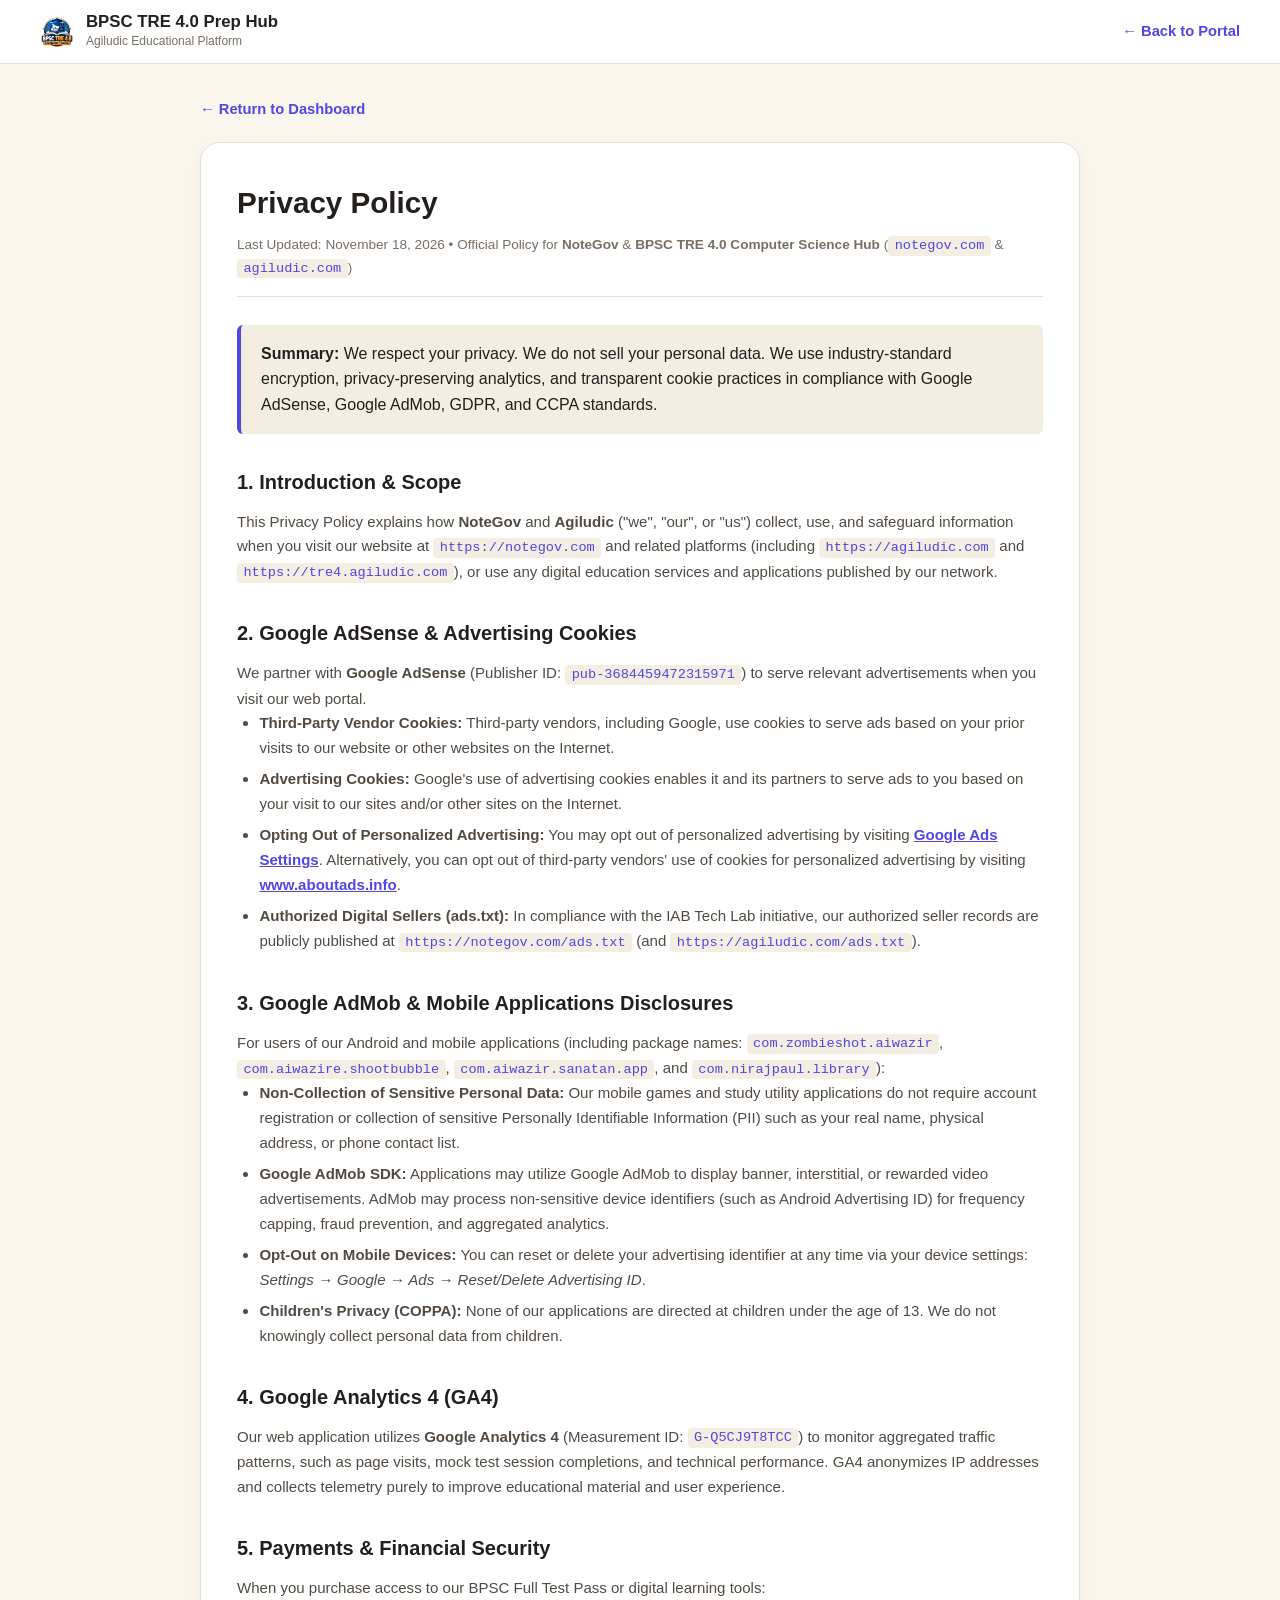
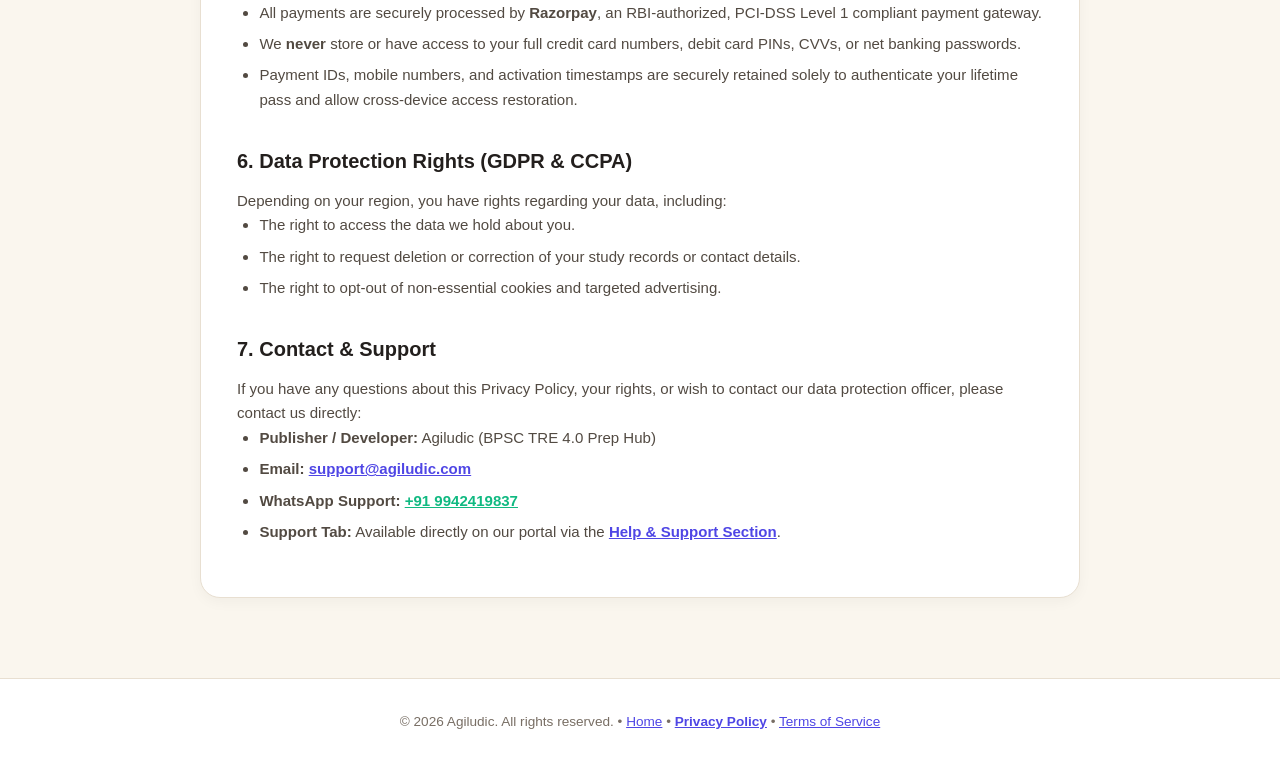
<file: privacy.html>
<!DOCTYPE html>
<html lang="en" data-theme="warm">
<head>
  <meta charset="UTF-8">
  <meta name="viewport" content="width=device-width, initial-scale=1.0">
  <title>Privacy Policy — BPSC TRE 4.0 Prep Hub & Agiludic</title>
  <meta name="description" content="Privacy Policy, Google AdSense, AdMob, GDPR, and cookie disclosures for BPSC TRE 4.0 Computer Science Hub and Agiludic digital platforms.">
  <meta name="robots" content="index, follow">
  <link rel="canonical" href="https://notegov.com/privacy.html">

  <!-- Google AdSense Verification Tag -->
  <script async src="https://pagead2.googlesyndication.com/pagead/js/adsbygoogle.js?client=ca-pub-3684459472315971"
       crossorigin="anonymous"></script>

  <!-- Google Analytics 4 (GA4) -->
  <script async src="https://www.googletagmanager.com/gtag/js?id=G-Q5CJ9T8TCC"></script>
  <script>
    window.dataLayer = window.dataLayer || [];
    function gtag(){dataLayer.push(arguments);}
    gtag('js', new Date());
    gtag('config', 'G-Q5CJ9T8TCC');
  </script>

  <link rel="icon" type="image/jpeg" href="assets/logo.jpg">
  <link rel="stylesheet" href="css/style.css">

  <!-- Schema.org Structured Data (JSON-LD) -->
  <script type="application/ld+json">
  {
    "@context": "https://schema.org",
    "@graph": [
      {
        "@type": "WebPage",
        "@id": "https://notegov.com/privacy.html#webpage",
        "url": "https://notegov.com/privacy.html",
        "name": "Privacy Policy — BPSC TRE 4.0 Prep Hub & Agiludic",
        "description": "Privacy Policy, Google AdSense, AdMob, GDPR, and cookie disclosures for BPSC TRE 4.0 Computer Science Hub and Agiludic digital platforms."
      },
      {
        "@type": "BreadcrumbList",
        "@id": "https://notegov.com/privacy.html#breadcrumb",
        "itemListElement": [
          {
            "@type": "ListItem",
            "position": 1,
            "name": "Home",
            "item": "https://notegov.com/"
          },
          {
            "@type": "ListItem",
            "position": 2,
            "name": "Privacy Policy",
            "item": "https://notegov.com/privacy.html"
          }
        ]
      }
    ]
  }
  </script>
  <style>
    .legal-container {
      max-width: 920px;
      margin: 2rem auto;
      padding: 0 1.25rem 3rem 1.25rem;
    }
    .legal-card {
      background: var(--bg-card);
      border: 1px solid var(--border-color);
      border-radius: var(--radius-lg, 12px);
      padding: 2.25rem;
      box-shadow: 0 4px 14px rgba(0,0,0,0.04);
    }
    .legal-card h1 {
      font-size: 1.85rem;
      font-weight: 800;
      color: var(--text-primary);
      margin-top: 0;
      margin-bottom: 0.5rem;
    }
    .legal-card .meta {
      font-size: 0.85rem;
      color: var(--text-muted);
      margin-bottom: 1.75rem;
      padding-bottom: 1rem;
      border-bottom: 1px solid var(--border-color);
    }
    .legal-card h2 {
      font-size: 1.25rem;
      font-weight: 700;
      color: var(--text-primary);
      margin-top: 2rem;
      margin-bottom: 0.75rem;
      display: flex;
      align-items: center;
      gap: 0.5rem;
    }
    .legal-card h3 {
      font-size: 1.05rem;
      font-weight: 600;
      color: var(--text-primary);
      margin-top: 1.25rem;
      margin-bottom: 0.4rem;
    }
    .legal-card p, .legal-card li {
      font-size: 0.94rem;
      line-height: 1.65;
      color: var(--text-secondary);
    }
    .legal-card ul {
      padding-left: 1.4rem;
      margin-bottom: 1rem;
    }
    .legal-card li {
      margin-bottom: 0.4rem;
    }
    .legal-card code {
      background: var(--bg-tertiary);
      padding: 0.15rem 0.4rem;
      border-radius: 4px;
      font-size: 0.85rem;
      color: var(--accent-primary);
    }
    .callout-box {
      background: var(--bg-tertiary);
      border-left: 4px solid var(--accent-primary);
      padding: 1rem 1.25rem;
      border-radius: 6px;
      margin: 1.25rem 0;
    }
    .back-nav-btn {
      display: inline-flex;
      align-items: center;
      gap: 0.5rem;
      color: var(--accent-primary);
      text-decoration: none;
      font-weight: 700;
      font-size: 0.92rem;
      margin-bottom: 1.25rem;
    }
    .back-nav-btn:hover {
      text-decoration: underline;
    }
  </style>
</head>
<body>

  <!-- Top Navigation Bar -->
  <header class="navbar" style="position: sticky; top: 0; z-index: 100; background: var(--bg-card); border-bottom: 1px solid var(--border-color); padding: 0.75rem 1.5rem;">
    <div style="max-width: 1200px; margin: 0 auto; display: flex; align-items: center; justify-content: space-between;">
      <a href="index.html" style="display: flex; align-items: center; gap: 0.75rem; text-decoration: none; color: var(--text-primary);">
        <img src="assets/logo.jpg" alt="BPSC TRE 4.0 Computer Science Prep Hub Logo" width="34" height="34" loading="lazy" style="width: 34px; height: 34px; border-radius: 8px; object-fit: cover;">
        <div>
          <div style="font-weight: 800; font-size: 1.05rem; line-height: 1.2;">BPSC TRE 4.0 Prep Hub</div>
          <div style="font-size: 0.75rem; color: var(--text-muted);">Agiludic Educational Platform</div>
        </div>
      </a>
      <a href="index.html" class="back-nav-btn" style="margin-bottom: 0;">&larr; Back to Portal</a>
    </div>
  </header>

  <main class="legal-container">
    <a href="index.html" class="back-nav-btn">&larr; Return to Dashboard</a>

    <div class="legal-card">
      <h1>Privacy Policy</h1>
      <div class="meta">
        Last Updated: November 18, 2026 • Official Policy for <strong>NoteGov</strong> &amp; <strong>BPSC TRE 4.0 Computer Science Hub</strong> (<code>notegov.com</code> &amp; <code>agiludic.com</code>)
      </div>

      <div class="callout-box">
        <strong>Summary:</strong> We respect your privacy. We do not sell your personal data. We use industry-standard encryption, privacy-preserving analytics, and transparent cookie practices in compliance with Google AdSense, Google AdMob, GDPR, and CCPA standards.
      </div>

      <h2>1. Introduction &amp; Scope</h2>
      <p>
        This Privacy Policy explains how <strong>NoteGov</strong> and <strong>Agiludic</strong> ("we", "our", or "us") collect, use, and safeguard information when you visit our website at <code>https://notegov.com</code> and related platforms (including <code>https://agiludic.com</code> and <code>https://tre4.agiludic.com</code>), or use any digital education services and applications published by our network.
      </p>

      <h2>2. Google AdSense &amp; Advertising Cookies</h2>
      <p>
        We partner with <strong>Google AdSense</strong> (Publisher ID: <code>pub-3684459472315971</code>) to serve relevant advertisements when you visit our web portal.
      </p>
      <ul>
        <li><strong>Third-Party Vendor Cookies:</strong> Third-party vendors, including Google, use cookies to serve ads based on your prior visits to our website or other websites on the Internet.</li>
        <li><strong>Advertising Cookies:</strong> Google's use of advertising cookies enables it and its partners to serve ads to you based on your visit to our sites and/or other sites on the Internet.</li>
        <li><strong>Opting Out of Personalized Advertising:</strong> You may opt out of personalized advertising by visiting <a href="https://www.google.com/settings/ads" target="_blank" rel="noopener noreferrer" style="color:var(--accent-primary); font-weight:600;">Google Ads Settings</a>. Alternatively, you can opt out of third-party vendors' use of cookies for personalized advertising by visiting <a href="https://www.aboutads.info/choices/" target="_blank" rel="noopener noreferrer" style="color:var(--accent-primary); font-weight:600;">www.aboutads.info</a>.</li>
        <li><strong>Authorized Digital Sellers (ads.txt):</strong> In compliance with the IAB Tech Lab initiative, our authorized seller records are publicly published at <code>https://notegov.com/ads.txt</code> (and <code>https://agiludic.com/ads.txt</code>).</li>
      </ul>

      <h2>3. Google AdMob &amp; Mobile Applications Disclosures</h2>
      <p>
        For users of our Android and mobile applications (including package names: <code>com.zombieshot.aiwazir</code>, <code>com.aiwazire.shootbubble</code>, <code>com.aiwazir.sanatan.app</code>, and <code>com.nirajpaul.library</code>):
      </p>
      <ul>
        <li><strong>Non-Collection of Sensitive Personal Data:</strong> Our mobile games and study utility applications do not require account registration or collection of sensitive Personally Identifiable Information (PII) such as your real name, physical address, or phone contact list.</li>
        <li><strong>Google AdMob SDK:</strong> Applications may utilize Google AdMob to display banner, interstitial, or rewarded video advertisements. AdMob may process non-sensitive device identifiers (such as Android Advertising ID) for frequency capping, fraud prevention, and aggregated analytics.</li>
        <li><strong>Opt-Out on Mobile Devices:</strong> You can reset or delete your advertising identifier at any time via your device settings: <em>Settings &rarr; Google &rarr; Ads &rarr; Reset/Delete Advertising ID</em>.</li>
        <li><strong>Children's Privacy (COPPA):</strong> None of our applications are directed at children under the age of 13. We do not knowingly collect personal data from children.</li>
      </ul>

      <h2>4. Google Analytics 4 (GA4)</h2>
      <p>
        Our web application utilizes <strong>Google Analytics 4</strong> (Measurement ID: <code>G-Q5CJ9T8TCC</code>) to monitor aggregated traffic patterns, such as page visits, mock test session completions, and technical performance. GA4 anonymizes IP addresses and collects telemetry purely to improve educational material and user experience.
      </p>

      <h2>5. Payments &amp; Financial Security</h2>
      <p>
        When you purchase access to our BPSC Full Test Pass or digital learning tools:
      </p>
      <ul>
        <li>All payments are securely processed by <strong>Razorpay</strong>, an RBI-authorized, PCI-DSS Level 1 compliant payment gateway.</li>
        <li>We <strong>never</strong> store or have access to your full credit card numbers, debit card PINs, CVVs, or net banking passwords.</li>
        <li>Payment IDs, mobile numbers, and activation timestamps are securely retained solely to authenticate your lifetime pass and allow cross-device access restoration.</li>
      </ul>

      <h2>6. Data Protection Rights (GDPR &amp; CCPA)</h2>
      <p>
        Depending on your region, you have rights regarding your data, including:
      </p>
      <ul>
        <li>The right to access the data we hold about you.</li>
        <li>The right to request deletion or correction of your study records or contact details.</li>
        <li>The right to opt-out of non-essential cookies and targeted advertising.</li>
      </ul>

      <h2>7. Contact &amp; Support</h2>
      <p>
        If you have any questions about this Privacy Policy, your rights, or wish to contact our data protection officer, please contact us directly:
      </p>
      <ul>
        <li><strong>Publisher / Developer:</strong> Agiludic (BPSC TRE 4.0 Prep Hub)</li>
        <li><strong>Email:</strong> <a href="mailto:support@agiludic.com" style="color:var(--accent-primary); font-weight:600;">support@agiludic.com</a></li>
        <li><strong>WhatsApp Support:</strong> <a href="https://wa.me/919942419837" target="_blank" rel="noopener noreferrer" style="color:#10b981; font-weight:700;">+91 9942419837</a></li>
        <li><strong>Support Tab:</strong> Available directly on our portal via the <a href="index.html#support" style="color:var(--accent-primary); font-weight:600;">Help &amp; Support Section</a>.</li>
      </ul>
    </div>
  </main>

  <footer class="footer" style="text-align: center; padding: 2rem 1rem; border-top: 1px solid var(--border-color); color: var(--text-muted); font-size: 0.85rem;">
    <div>&copy; 2026 Agiludic. All rights reserved. • <a href="index.html" style="color:var(--accent-primary);">Home</a> • <a href="privacy.html" style="color:var(--accent-primary); font-weight:600;">Privacy Policy</a> • <a href="terms.html" style="color:var(--accent-primary);">Terms of Service</a></div>
  </footer>

</body>
</html>
</file>
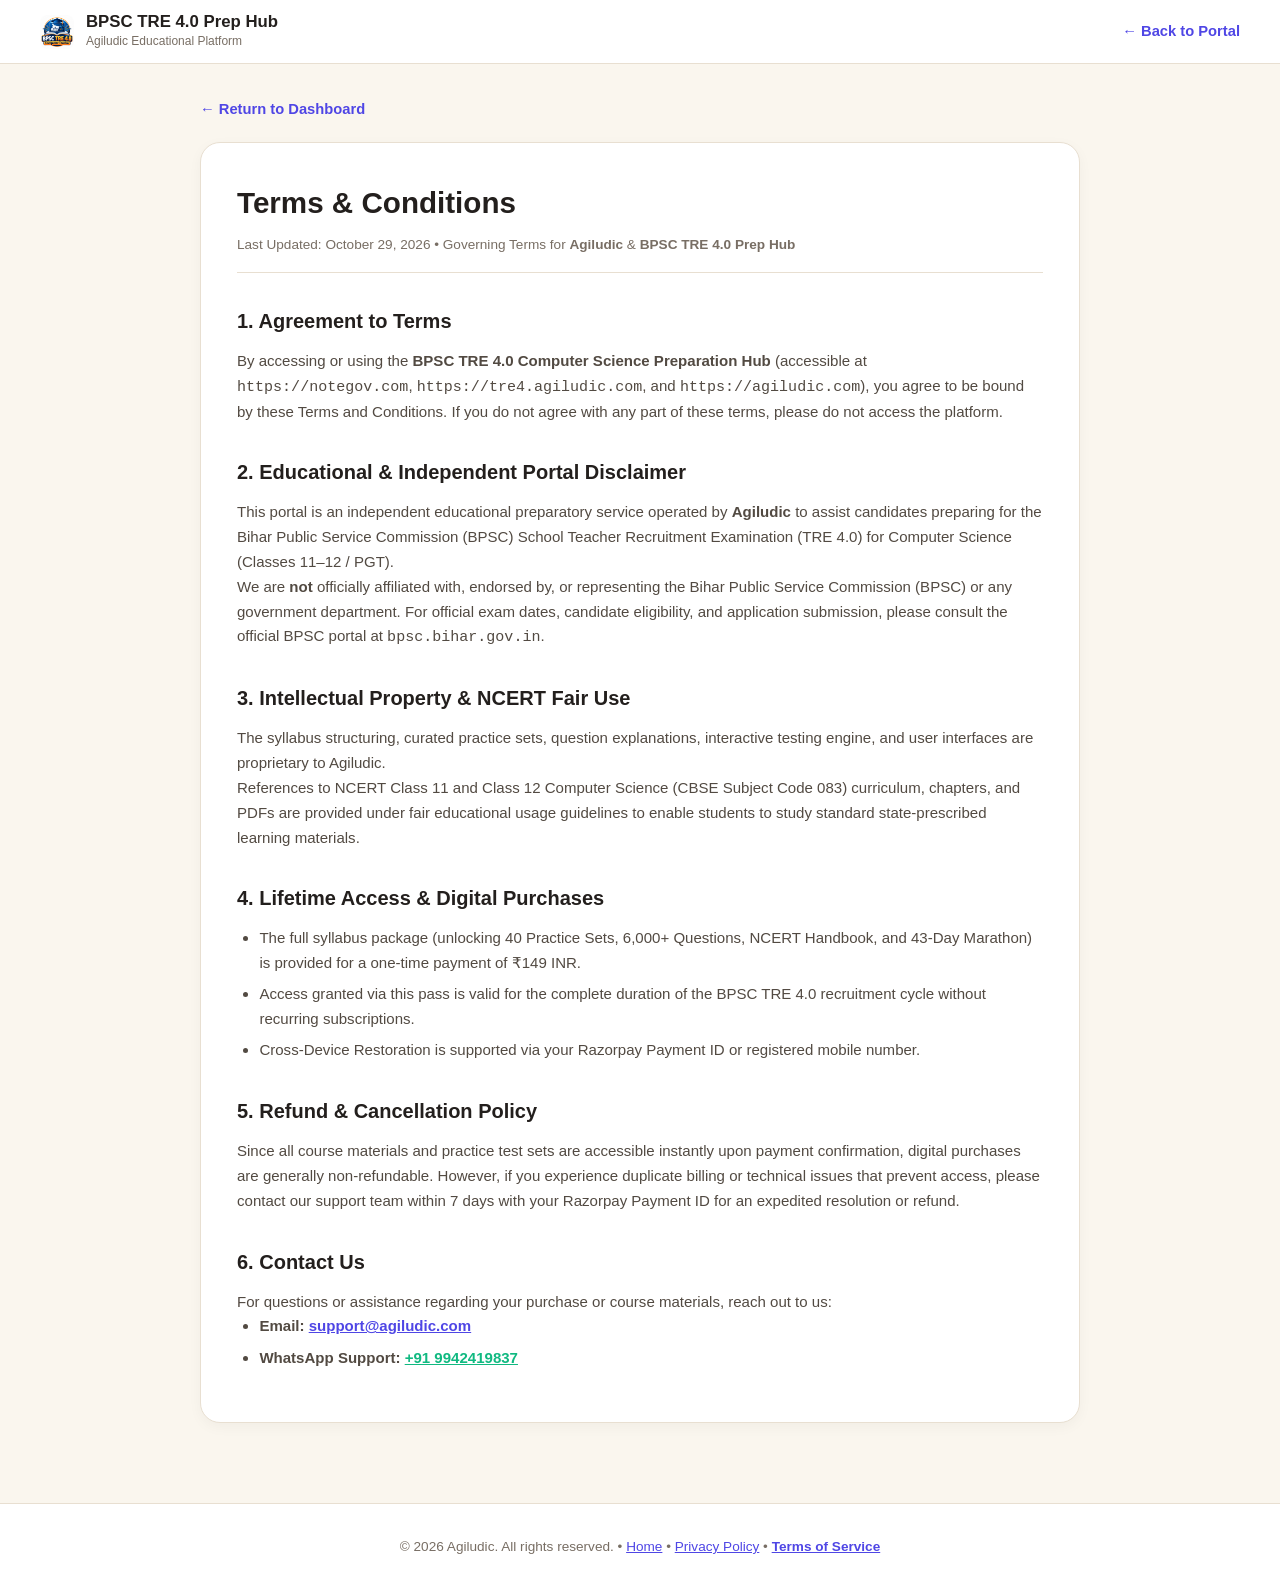
<file: terms.html>
<!DOCTYPE html>
<html lang="en" data-theme="warm">
<head>
  <meta charset="UTF-8">
  <meta name="viewport" content="width=device-width, initial-scale=1.0">
  <title>Terms and Conditions — BPSC TRE 4.0 Prep Hub & Agiludic</title>
  <meta name="description" content="Terms of Service, digital course access, payment conditions, and educational usage policies for BPSC TRE 4.0 Computer Science Hub and Agiludic.">
  <meta name="robots" content="index, follow">
  <link rel="canonical" href="https://notegov.com/terms.html">

  <!-- Google AdSense Verification Tag -->
  <script async src="https://pagead2.googlesyndication.com/pagead/js/adsbygoogle.js?client=ca-pub-3684459472315971"
       crossorigin="anonymous"></script>

  <!-- Google Analytics 4 (GA4) -->
  <script async src="https://www.googletagmanager.com/gtag/js?id=G-Q5CJ9T8TCC"></script>
  <script>
    window.dataLayer = window.dataLayer || [];
    function gtag(){dataLayer.push(arguments);}
    gtag('js', new Date());
    gtag('config', 'G-Q5CJ9T8TCC');
  </script>

  <link rel="icon" type="image/jpeg" href="assets/logo.jpg">
  <link rel="stylesheet" href="css/style.css">

  <!-- Schema.org Structured Data (JSON-LD) -->
  <script type="application/ld+json">
  {
    "@context": "https://schema.org",
    "@graph": [
      {
        "@type": "WebPage",
        "@id": "https://notegov.com/terms.html#webpage",
        "url": "https://notegov.com/terms.html",
        "name": "Terms and Conditions — BPSC TRE 4.0 Prep Hub & Agiludic",
        "description": "Terms of Service, digital course access, payment conditions, and educational usage policies for BPSC TRE 4.0 Computer Science Hub and Agiludic."
      },
      {
        "@type": "BreadcrumbList",
        "@id": "https://notegov.com/terms.html#breadcrumb",
        "itemListElement": [
          {
            "@type": "ListItem",
            "position": 1,
            "name": "Home",
            "item": "https://notegov.com/"
          },
          {
            "@type": "ListItem",
            "position": 2,
            "name": "Terms and Conditions",
            "item": "https://notegov.com/terms.html"
          }
        ]
      }
    ]
  }
  </script>
  <style>
    .legal-container {
      max-width: 920px;
      margin: 2rem auto;
      padding: 0 1.25rem 3rem 1.25rem;
    }
    .legal-card {
      background: var(--bg-card);
      border: 1px solid var(--border-color);
      border-radius: var(--radius-lg, 12px);
      padding: 2.25rem;
      box-shadow: 0 4px 14px rgba(0,0,0,0.04);
    }
    .legal-card h1 {
      font-size: 1.85rem;
      font-weight: 800;
      color: var(--text-primary);
      margin-top: 0;
      margin-bottom: 0.5rem;
    }
    .legal-card .meta {
      font-size: 0.85rem;
      color: var(--text-muted);
      margin-bottom: 1.75rem;
      padding-bottom: 1rem;
      border-bottom: 1px solid var(--border-color);
    }
    .legal-card h2 {
      font-size: 1.25rem;
      font-weight: 700;
      color: var(--text-primary);
      margin-top: 2rem;
      margin-bottom: 0.75rem;
    }
    .legal-card p, .legal-card li {
      font-size: 0.94rem;
      line-height: 1.65;
      color: var(--text-secondary);
    }
    .legal-card ul {
      padding-left: 1.4rem;
      margin-bottom: 1rem;
    }
    .legal-card li {
      margin-bottom: 0.4rem;
    }
    .back-nav-btn {
      display: inline-flex;
      align-items: center;
      gap: 0.5rem;
      color: var(--accent-primary);
      text-decoration: none;
      font-weight: 700;
      font-size: 0.92rem;
      margin-bottom: 1.25rem;
    }
    .back-nav-btn:hover {
      text-decoration: underline;
    }
  </style>
</head>
<body>

  <!-- Top Navigation Bar -->
  <header class="navbar" style="position: sticky; top: 0; z-index: 100; background: var(--bg-card); border-bottom: 1px solid var(--border-color); padding: 0.75rem 1.5rem;">
    <div style="max-width: 1200px; margin: 0 auto; display: flex; align-items: center; justify-content: space-between;">
      <a href="index.html" style="display: flex; align-items: center; gap: 0.75rem; text-decoration: none; color: var(--text-primary);">
        <img src="assets/logo.jpg" alt="BPSC TRE 4.0 Computer Science Prep Hub Logo" width="34" height="34" loading="lazy" style="width: 34px; height: 34px; border-radius: 8px; object-fit: cover;">
        <div>
          <div style="font-weight: 800; font-size: 1.05rem; line-height: 1.2;">BPSC TRE 4.0 Prep Hub</div>
          <div style="font-size: 0.75rem; color: var(--text-muted);">Agiludic Educational Platform</div>
        </div>
      </a>
      <a href="index.html" class="back-nav-btn" style="margin-bottom: 0;">&larr; Back to Portal</a>
    </div>
  </header>

  <main class="legal-container">
    <a href="index.html" class="back-nav-btn">&larr; Return to Dashboard</a>

    <div class="legal-card">
      <h1>Terms &amp; Conditions</h1>
      <div class="meta">
        Last Updated: October 29, 2026 • Governing Terms for <strong>Agiludic</strong> &amp; <strong>BPSC TRE 4.0 Prep Hub</strong>
      </div>

      <h2>1. Agreement to Terms</h2>
      <p>
        By accessing or using the <strong>BPSC TRE 4.0 Computer Science Preparation Hub</strong> (accessible at <code>https://notegov.com</code>, <code>https://tre4.agiludic.com</code>, and <code>https://agiludic.com</code>), you agree to be bound by these Terms and Conditions. If you do not agree with any part of these terms, please do not access the platform.
      </p>

      <h2>2. Educational &amp; Independent Portal Disclaimer</h2>
      <p>
        This portal is an independent educational preparatory service operated by <strong>Agiludic</strong> to assist candidates preparing for the Bihar Public Service Commission (BPSC) School Teacher Recruitment Examination (TRE 4.0) for Computer Science (Classes 11–12 / PGT).
      </p>
      <p>
        We are <strong>not</strong> officially affiliated with, endorsed by, or representing the Bihar Public Service Commission (BPSC) or any government department. For official exam dates, candidate eligibility, and application submission, please consult the official BPSC portal at <code>bpsc.bihar.gov.in</code>.
      </p>

      <h2>3. Intellectual Property &amp; NCERT Fair Use</h2>
      <p>
        The syllabus structuring, curated practice sets, question explanations, interactive testing engine, and user interfaces are proprietary to Agiludic. 
      </p>
      <p>
        References to NCERT Class 11 and Class 12 Computer Science (CBSE Subject Code 083) curriculum, chapters, and PDFs are provided under fair educational usage guidelines to enable students to study standard state-prescribed learning materials.
      </p>

      <h2>4. Lifetime Access &amp; Digital Purchases</h2>
      <ul>
        <li>The full syllabus package (unlocking 40 Practice Sets, 6,000+ Questions, NCERT Handbook, and 43-Day Marathon) is provided for a one-time payment of ₹149 INR.</li>
        <li>Access granted via this pass is valid for the complete duration of the BPSC TRE 4.0 recruitment cycle without recurring subscriptions.</li>
        <li>Cross-Device Restoration is supported via your Razorpay Payment ID or registered mobile number.</li>
      </ul>

      <h2>5. Refund &amp; Cancellation Policy</h2>
      <p>
        Since all course materials and practice test sets are accessible instantly upon payment confirmation, digital purchases are generally non-refundable. However, if you experience duplicate billing or technical issues that prevent access, please contact our support team within 7 days with your Razorpay Payment ID for an expedited resolution or refund.
      </p>

      <h2>6. Contact Us</h2>
      <p>For questions or assistance regarding your purchase or course materials, reach out to us:</p>
      <ul>
        <li><strong>Email:</strong> <a href="mailto:support@agiludic.com" style="color:var(--accent-primary); font-weight:600;">support@agiludic.com</a></li>
        <li><strong>WhatsApp Support:</strong> <a href="https://wa.me/919942419837" target="_blank" rel="noopener noreferrer" style="color:#10b981; font-weight:700;">+91 9942419837</a></li>
      </ul>
    </div>
  </main>

  <footer class="footer" style="text-align: center; padding: 2rem 1rem; border-top: 1px solid var(--border-color); color: var(--text-muted); font-size: 0.85rem;">
    <div>&copy; 2026 Agiludic. All rights reserved. • <a href="index.html" style="color:var(--accent-primary);">Home</a> • <a href="privacy.html" style="color:var(--accent-primary);">Privacy Policy</a> • <a href="terms.html" style="color:var(--accent-primary); font-weight:600;">Terms of Service</a></div>
  </footer>

</body>
</html>
</file>
<file: css/style.css>
/* ==========================================================================
   BPSC TRE 4.0 Computer Science — Master Dashboard Stylesheet
   Warm Light Eye-Care Mode (Default) + Night Mode (Dark)
   Engineered for multi-hour sustained student study sessions without eye fatigue
   ========================================================================== */

:root,
[data-theme="warm"],
[data-theme="light"] {
  --font-sans: 'Inter', -apple-system, BlinkMacSystemFont, 'Segoe UI', Roboto, Helvetica, Arial, sans-serif;
  --font-mono: 'JetBrains Mono', 'Fira Code', Consolas, Monaco, monospace;

  /* Warm Light Eye-Care Study Palette (Default)
     Soft warm parchment/linen tone (like Kindle Sepia/Warm filter)
     Eliminates high-energy blue-light glare for prolonged reading */
  --bg-primary: #faf6ee;
  --bg-secondary: #ffffff;
  --bg-tertiary: #f3ede2;
  --bg-card: #ffffff;
  --bg-card-hover: #fdfbf7;
  --border-color: #e8dfd1;
  --border-highlight: rgba(99, 102, 241, 0.4);

  --text-primary: #231f1d;
  --text-secondary: #524a42;
  --text-muted: #786e64;
  --text-dim: #a39789;

  --accent-primary: #4f46e5;
  --accent-primary-hover: #4338ca;
  --accent-glow: rgba(79, 70, 229, 0.12);

  --tier-1-color: #be123c;
  --tier-1-bg: #ffe4e6;
  --tier-1-border: #fecdd3;

  --tier-2-color: #b45309;
  --tier-2-bg: #fef3c7;
  --tier-2-border: #fde68a;

  --tier-3-color: #047857;
  --tier-3-bg: #d1fae5;
  --tier-3-border: #a7f3d0;

  --radius-sm: 8px;
  --radius-md: 14px;
  --radius-lg: 20px;
  --radius-full: 9999px;

  --shadow-sm: 0 2px 8px rgba(35, 31, 29, 0.05);
  --shadow-md: 0 8px 24px rgba(35, 31, 29, 0.08);
  --shadow-glow: 0 0 25px rgba(79, 70, 229, 0.12);

  --transition: all 0.2s cubic-bezier(0.16, 1, 0.3, 1);
}

/* Dark Night Theme Overrides (Optional toggle for late night study) */
[data-theme="dark"] {
  --bg-primary: #0b1120;
  --bg-secondary: #0f172a;
  --bg-tertiary: #1e293b;
  --bg-card: rgba(30, 41, 59, 0.7);
  --bg-card-hover: rgba(51, 65, 85, 0.8);
  --border-color: rgba(148, 163, 184, 0.15);
  --border-highlight: rgba(99, 102, 241, 0.4);

  --text-primary: #f8fafc;
  --text-secondary: #cbd5e1;
  --text-muted: #94a3b8;
  --text-dim: #64748b;

  --accent-primary: #6366f1;
  --accent-primary-hover: #4f46e5;
  --accent-glow: rgba(99, 102, 241, 0.25);

  --tier-1-color: #f43f5e;
  --tier-1-bg: rgba(244, 63, 94, 0.12);
  --tier-1-border: rgba(244, 63, 94, 0.35);

  --tier-2-color: #fbbf24;
  --tier-2-bg: rgba(251, 191, 36, 0.12);
  --tier-2-border: rgba(251, 191, 36, 0.35);

  --tier-3-color: #34d399;
  --tier-3-bg: rgba(52, 211, 153, 0.12);
  --tier-3-border: rgba(52, 211, 153, 0.35);

  --shadow-sm: 0 2px 8px rgba(0, 0, 0, 0.2);
  --shadow-md: 0 8px 24px rgba(0, 0, 0, 0.3);
  --shadow-glow: 0 0 30px var(--accent-glow);
}

/* Reset & Base */
*, *::before, *::after {
  box-sizing: border-box;
  margin: 0;
  padding: 0;
}

body {
  font-family: var(--font-sans);
  background-color: var(--bg-primary);
  color: var(--text-primary);
  line-height: 1.6;
  min-height: 100vh;
  transition: background-color 0.3s ease, color 0.3s ease;
  overflow-x: hidden;
}

/* Top Sticky Navigation Wrapper (Keeps unified app bar & tabs sticky together) */
.top-header-wrapper {
  position: sticky;
  top: 0;
  z-index: 50;
  background: var(--bg-primary);
  box-shadow: 0 1px 3px rgba(0, 0, 0, 0.05);
}

.navbar {
  background: rgba(255, 253, 249, 0.96);
  border-bottom: 1px solid var(--border-color);
  backdrop-filter: blur(12px);
  -webkit-backdrop-filter: blur(12px);
}

[data-theme="dark"] .navbar {
  background: rgba(15, 23, 42, 0.96);
}

/* Navigation Tabs Bar */
.nav-tabs-bar {
  background: var(--bg-primary);
  border-bottom: 1px solid var(--border-color);
  overflow-x: auto;
  white-space: nowrap;
  -webkit-overflow-scrolling: touch;
  scrollbar-width: none;
}

.nav-tabs-bar::-webkit-scrollbar {
  display: none;
}

.nav-tabs-container {
  max-width: 1400px;
  margin: 0 auto;
  padding: 0 1.25rem;
  display: flex;
  gap: 0.25rem;
}

.nav-tab-btn {
  background: none;
  border: none;
  color: var(--text-muted);
  padding: 0.75rem 1rem;
  font-size: 0.88rem;
  font-weight: 600;
  cursor: pointer;
  display: inline-flex;
  align-items: center;
  gap: 0.45rem;
  border-bottom: 3px solid transparent;
  transition: all 0.15s ease;
  font-family: inherit;
  white-space: nowrap;
}

.nav-tab-btn:hover {
  color: var(--text-primary);
  background: var(--bg-tertiary);
}

.nav-tab-btn.active {
  color: var(--accent-primary);
  font-weight: 700;
  border-bottom: 3px solid var(--accent-primary);
  background: transparent;
}

.nav-badge-pill {
  font-size: 0.68rem;
  padding: 0.1rem 0.45rem;
  border-radius: var(--radius-full);
  background: var(--accent-primary);
  color: #ffffff;
  font-weight: 800;
}

/* Red Marked Text for Navigation Tabs and Cards */
.tab-red-mark {
  color: #dc2626 !important;
  font-weight: 800;
  display: inline;
}

[data-theme="dark"] .tab-red-mark {
  color: #ef4444 !important;
}

/* Tab Panes */
.tab-pane {
  display: none;
  animation: fadeInPane 0.2s ease-out;
}

.tab-pane.active {
  display: block;
}

@keyframes fadeInPane {
  from { opacity: 0; transform: translateY(5px); }
  to { opacity: 1; transform: translateY(0); }
}

/* Teacher Cadre Ribbon (from tre4ct) */
.teacher-cadre-ribbon {
  background: linear-gradient(135deg, #f7f0e4, #fbf6ec);
  border: 1px solid #e5d7c3;
  border-radius: var(--radius-md);
  padding: 0.85rem 1.25rem;
  margin-bottom: 1.5rem;
  display: flex;
  align-items: center;
  justify-content: space-between;
  flex-wrap: wrap;
  gap: 0.75rem;
}

[data-theme="dark"] .teacher-cadre-ribbon {
  background: linear-gradient(135deg, rgba(99, 102, 241, 0.12), rgba(168, 85, 247, 0.12));
  border-color: rgba(99, 102, 241, 0.3);
}

.cadre-badge-group {
  display: flex;
  align-items: center;
  gap: 0.5rem;
  flex-wrap: wrap;
}

.cadre-badge {
  background: var(--bg-secondary);
  border: 1px solid var(--border-color);
  color: var(--text-secondary);
  padding: 0.25rem 0.65rem;
  border-radius: var(--radius-sm);
  font-size: 0.78rem;
  font-weight: 700;
  display: inline-flex;
  align-items: center;
  gap: 0.35rem;
}

.cadre-badge.highlight {
  background: #d1fae5;
  border-color: #a7f3d0;
  color: #047857;
}

[data-theme="dark"] .cadre-badge.highlight {
  background: rgba(16, 185, 129, 0.2);
  border-color: rgba(16, 185, 129, 0.4);
  color: #34d399;
}

.nav-container {
  max-width: 1400px;
  margin: 0 auto;
  padding: 0.55rem 1.25rem;
  display: flex;
  align-items: center;
  justify-content: space-between;
  gap: 1rem;
}

.nav-left-group {
  display: flex;
  align-items: center;
  gap: 0.75rem;
  min-width: 0;
  flex: 1 1 auto;
}

.brand {
  display: flex;
  align-items: center;
  gap: 0.6rem;
  text-decoration: none;
  color: inherit;
  min-width: 0;
}

.brand-icon {
  width: 32px;
  height: 32px;
  border-radius: 7px;
  overflow: hidden;
  display: flex;
  align-items: center;
  justify-content: center;
  flex-shrink: 0;
  box-shadow: 0 2px 6px rgba(0, 0, 0, 0.08);
  border: 1px solid var(--border-color);
}

.brand-icon img,
.brand-logo-img {
  width: 100%;
  height: 100%;
  object-fit: cover;
  display: block;
}

.brand-text-group {
  display: flex;
  align-items: center;
  gap: 0.5rem;
  min-width: 0;
  flex-wrap: nowrap;
}

.brand-title {
  font-size: 1.02rem;
  font-weight: 800;
  letter-spacing: -0.02em;
  line-height: 1.2;
  color: var(--text-primary);
  white-space: nowrap;
  overflow: hidden;
  text-overflow: ellipsis;
}

.brand-badge {
  display: inline-flex;
  align-items: center;
  font-size: 0.68rem;
  font-weight: 800;
  padding: 0.15rem 0.55rem;
  border-radius: 999px;
  background: #fef3c7;
  color: #b45309;
  border: 1px solid #fde68a;
  text-transform: uppercase;
  letter-spacing: 0.04em;
  white-space: nowrap;
  flex-shrink: 0;
}

[data-theme="dark"] .brand-badge {
  background: rgba(245, 158, 11, 0.18);
  color: #fbbf24;
  border-color: rgba(245, 158, 11, 0.35);
}

.eye-care-pill {
  display: inline-flex;
  align-items: center;
  gap: 0.35rem;
  font-size: 0.7rem;
  font-weight: 700;
  padding: 0.2rem 0.6rem;
  border-radius: var(--radius-full);
  background: #f4ece0;
  color: #78350f;
  border: 1px solid #e2d2be;
  margin-left: 0.5rem;
}

[data-theme="dark"] .eye-care-pill {
  background: rgba(99, 102, 241, 0.15);
  color: #a5b4fc;
  border-color: rgba(99, 102, 241, 0.3);
}

.nav-actions {
  display: flex;
  align-items: center;
  gap: 0.5rem;
  flex-shrink: 0;
}

.btn-unlock-header {
  background: linear-gradient(135deg, #f59e0b, #d97706);
  color: #0f172a !important;
  font-weight: 800;
  border: none;
  padding: 0.45rem 0.85rem;
  font-size: 0.82rem;
  border-radius: var(--radius-sm);
  display: inline-flex;
  align-items: center;
  gap: 0.35rem;
  cursor: pointer;
  box-shadow: 0 2px 8px rgba(245, 158, 11, 0.35);
  white-space: nowrap;
  transition: transform 0.15s ease, box-shadow 0.15s ease;
}

.btn-unlock-header:hover {
  transform: translateY(-1px);
  box-shadow: 0 4px 12px rgba(245, 158, 11, 0.45);
}

.discount-sticker-pill {
  background: #dc2626;
  color: #ffffff;
  font-size: 0.65rem;
  padding: 0.1rem 0.35rem;
  border-radius: 3px;
  font-weight: 800;
  letter-spacing: 0.02em;
}

.btn {
  display: inline-flex;
  align-items: center;
  justify-content: center;
  gap: 0.45rem;
  padding: 0.5rem 0.95rem;
  font-size: 0.82rem;
  font-weight: 600;
  border-radius: var(--radius-sm);
  border: 1px solid transparent;
  cursor: pointer;
  transition: var(--transition);
  text-decoration: none;
  font-family: inherit;
}

.btn-primary {
  background: var(--accent-primary);
  color: #ffffff;
  box-shadow: 0 4px 14px rgba(79, 70, 229, 0.25);
}

.btn-primary:hover {
  background: var(--accent-primary-hover);
  transform: translateY(-1px);
}

.btn-outline {
  background: var(--bg-secondary);
  color: var(--text-primary);
  border-color: var(--border-color);
}

.btn-outline:hover {
  border-color: var(--text-muted);
  background: var(--bg-card-hover);
}

.btn-warm-active {
  background: #fbf5e6;
  border-color: #ebdcb9;
  color: #92400e;
}

.btn-icon {
  padding: 0.5rem;
  width: 38px;
  height: 38px;
  border-radius: var(--radius-sm);
  display: inline-flex;
  align-items: center;
  justify-content: center;
}

/* Hero Section */
.hero-section {
  position: relative;
  background: linear-gradient(180deg, #f4ede1 0%, var(--bg-primary) 100%);
  border-bottom: 1px solid var(--border-color);
  padding: 2.5rem 1.25rem 2rem;
}

[data-theme="dark"] .hero-section {
  background: linear-gradient(180deg, var(--bg-secondary) 0%, var(--bg-primary) 100%);
}

.hero-container {
  max-width: 1300px;
  margin: 0 auto;
}

.hero-header {
  text-align: center;
  max-width: 850px;
  margin: 0 auto 2rem;
}

.hero-tag {
  display: inline-flex;
  align-items: center;
  gap: 0.5rem;
  font-size: 0.75rem;
  font-weight: 700;
  padding: 0.35rem 0.85rem;
  border-radius: var(--radius-full);
  background: #efe4d3;
  color: #854d0e;
  border: 1px solid #dfcfb8;
  margin-bottom: 1rem;
  text-transform: uppercase;
  letter-spacing: 0.05em;
}

[data-theme="dark"] .hero-tag {
  background: rgba(99, 102, 241, 0.15);
  color: #818cf8;
  border-color: rgba(99, 102, 241, 0.3);
}

.hero-title {
  font-size: 2.25rem;
  font-weight: 900;
  letter-spacing: -0.03em;
  line-height: 1.2;
  margin-bottom: 0.75rem;
  background: linear-gradient(135deg, #1f1b18 20%, #4b4138 100%);
  -webkit-background-clip: text;
  -webkit-text-fill-color: transparent;
}

[data-theme="dark"] .hero-title {
  background: linear-gradient(135deg, #ffffff 30%, #94a3b8 100%);
  -webkit-background-clip: text;
  -webkit-text-fill-color: transparent;
}

.hero-subtitle {
  font-size: 0.95rem;
  color: var(--text-secondary);
  line-height: 1.6;
}

/* 3-Part Exam Framework Cards */
.exam-cards-grid {
  display: grid;
  grid-template-columns: repeat(auto-fit, minmax(280px, 1fr));
  gap: 1rem;
  margin-bottom: 2rem;
}

.exam-card {
  background: var(--bg-card);
  border: 1px solid var(--border-color);
  border-radius: var(--radius-md);
  padding: 1.25rem;
  transition: var(--transition);
  box-shadow: var(--shadow-sm);
}

.exam-card:hover {
  border-color: var(--border-highlight);
  transform: translateY(-2px);
  box-shadow: var(--shadow-md);
}

.exam-card.decisive {
  border-color: #fecdd3;
  background: linear-gradient(135deg, #ffffff 0%, #fff1f2 100%);
}

[data-theme="dark"] .exam-card.decisive {
  border-color: rgba(244, 63, 94, 0.4);
  background: linear-gradient(135deg, rgba(30, 41, 59, 0.8) 0%, rgba(244, 63, 94, 0.08) 100%);
}

.exam-card-header {
  display: flex;
  align-items: center;
  justify-content: space-between;
  margin-bottom: 0.5rem;
}

.exam-card-title {
  font-size: 0.85rem;
  font-weight: 700;
  color: var(--text-muted);
  text-transform: uppercase;
  letter-spacing: 0.05em;
}

.exam-card-marks {
  font-size: 1.6rem;
  font-weight: 900;
  color: var(--text-primary);
  line-height: 1;
}

.exam-card.decisive .exam-card-marks {
  color: var(--tier-1-color);
}

.exam-card-desc {
  font-size: 0.8rem;
  color: var(--text-secondary);
  margin-top: 0.5rem;
}

/* Master Progress Widget */
.progress-widget {
  background: var(--bg-secondary);
  border: 1px solid var(--border-color);
  border-radius: var(--radius-md);
  padding: 1rem 1.5rem;
  display: flex;
  align-items: center;
  justify-content: space-between;
  flex-wrap: wrap;
  gap: 1rem;
  box-shadow: var(--shadow-sm);
}

.progress-info {
  display: flex;
  align-items: center;
  gap: 1rem;
}

.progress-percentage {
  font-size: 1.8rem;
  font-weight: 900;
  color: var(--accent-primary);
  line-height: 1;
}

.progress-label {
  font-size: 0.85rem;
  font-weight: 700;
  color: var(--text-primary);
}

.progress-sub {
  font-size: 0.75rem;
  color: var(--text-muted);
}

.progress-bar-track {
  flex: 1;
  min-width: 220px;
  height: 10px;
  background: var(--bg-tertiary);
  border-radius: var(--radius-full);
  overflow: hidden;
  position: relative;
}

.progress-bar-fill {
  height: 100%;
  width: 0%;
  background: linear-gradient(90deg, #4f46e5, #e11d48);
  border-radius: var(--radius-full);
  transition: width 0.4s ease;
}

/* Main Dashboard Layout */
.main-container {
  max-width: 1300px;
  margin: 0 auto;
  padding: 2rem 1.25rem 4rem;
}

/* Search & Filter Toolbar */
.toolbar-section {
  position: relative;
  background: var(--bg-primary);
  padding: 0.5rem 0 1rem;
  margin-bottom: 1.5rem;
  border-bottom: 1px solid var(--border-color);
}

.toolbar-grid {
  display: flex;
  flex-direction: column;
  gap: 0.85rem;
}

.section-title-wrap {
  display: flex;
  align-items: center;
  justify-content: space-between;
  flex-wrap: wrap;
  gap: 0.5rem;
}

.section-main-heading {
  font-size: 1.45rem;
  font-weight: 800;
  color: var(--text-primary);
  letter-spacing: -0.02em;
  line-height: 1.3;
}

.search-box-wrapper {
  position: relative;
  width: 100%;
}

.search-icon {
  position: absolute;
  left: 1rem;
  top: 50%;
  transform: translateY(-50%);
  color: var(--text-muted);
  pointer-events: none;
}

.search-input {
  width: 100%;
  padding: 0.75rem 1rem 0.75rem 2.85rem;
  font-size: 0.9rem;
  background: var(--bg-secondary);
  border: 1px solid var(--border-color);
  border-radius: var(--radius-md);
  color: var(--text-primary);
  outline: none;
  transition: var(--transition);
  font-family: inherit;
}

.search-input:focus {
  border-color: var(--accent-primary);
  box-shadow: 0 0 0 3px var(--accent-glow);
}

.search-clear-btn {
  position: absolute;
  right: 0.75rem;
  top: 50%;
  transform: translateY(-50%);
  background: none;
  border: none;
  color: var(--text-muted);
  cursor: pointer;
  padding: 0.25rem 0.5rem;
  font-size: 0.85rem;
}

/* Filter Pills */
.filter-pills-container {
  display: flex;
  align-items: center;
  gap: 0.5rem;
  overflow-x: auto;
  padding-bottom: 0.25rem;
  scrollbar-width: none;
}

.filter-pills-container::-webkit-scrollbar {
  display: none;
}

.filter-pill {
  padding: 0.45rem 0.95rem;
  font-size: 0.78rem;
  font-weight: 700;
  border-radius: var(--radius-full);
  border: 1px solid var(--border-color);
  background: var(--bg-secondary);
  color: var(--text-secondary);
  cursor: pointer;
  white-space: nowrap;
  transition: var(--transition);
  font-family: inherit;
}

.filter-pill:hover {
  background: var(--bg-tertiary);
  color: var(--text-primary);
}

.filter-pill.active {
  background: var(--accent-primary);
  color: #ffffff;
  border-color: var(--accent-primary);
  box-shadow: 0 2px 10px rgba(79, 70, 229, 0.3);
}

.filter-pill.tier-1-pill.active {
  background: var(--tier-1-color);
  border-color: var(--tier-1-color);
  color: #ffffff;
  box-shadow: 0 2px 10px rgba(190, 18, 60, 0.3);
}

.filter-pill.tier-2-pill.active {
  background: var(--tier-2-color);
  border-color: var(--tier-2-color);
  color: #ffffff;
  box-shadow: 0 2px 10px rgba(180, 83, 9, 0.3);
}

.filter-pill.tier-3-pill.active {
  background: var(--tier-3-color);
  border-color: var(--tier-3-color);
  color: #ffffff;
  box-shadow: 0 2px 10px rgba(4, 120, 87, 0.3);
}

/* Unit Cards */
.units-container {
  display: flex;
  flex-direction: column;
  gap: 1.25rem;
}

.unit-card {
  background: var(--bg-secondary);
  border: 1px solid var(--border-color);
  border-radius: var(--radius-md);
  overflow: hidden;
  transition: var(--transition);
  box-shadow: var(--shadow-sm);
}

.unit-card:hover {
  border-color: var(--border-highlight);
}

.unit-card.tier-1 {
  border-left: 5px solid var(--tier-1-color);
}

.unit-card.tier-2 {
  border-left: 5px solid var(--tier-2-color);
}

.unit-card.tier-3 {
  border-left: 5px solid var(--tier-3-color);
}

.unit-header {
  padding: 1.25rem 1.5rem;
  display: flex;
  align-items: center;
  justify-content: space-between;
  gap: 1rem;
  cursor: pointer;
  user-select: none;
  background: var(--bg-secondary);
  transition: background-color 0.15s ease;
}

.unit-header:hover {
  background: var(--bg-card-hover);
}

.unit-title-group {
  display: flex;
  align-items: center;
  gap: 1rem;
  flex: 1;
}

.unit-number-badge {
  width: 44px;
  height: 44px;
  border-radius: var(--radius-md);
  background: var(--bg-tertiary);
  display: flex;
  align-items: center;
  justify-content: center;
  font-size: 1.15rem;
  font-weight: 800;
  color: var(--text-primary);
  flex-shrink: 0;
  border: 1px solid var(--border-color);
}

.tier-1 .unit-number-badge {
  background: var(--tier-1-bg);
  color: var(--tier-1-color);
  border-color: var(--tier-1-border);
}

.tier-2 .unit-number-badge {
  background: var(--tier-2-bg);
  color: var(--tier-2-color);
  border-color: var(--tier-2-border);
}

.tier-3 .unit-number-badge {
  background: var(--tier-3-bg);
  color: var(--tier-3-color);
  border-color: var(--tier-3-border);
}

.unit-text-meta {
  flex: 1;
}

.unit-top-badges {
  display: flex;
  align-items: center;
  gap: 0.5rem;
  flex-wrap: wrap;
  margin-bottom: 0.25rem;
}

.badge-tag {
  font-size: 0.68rem;
  font-weight: 700;
  padding: 0.15rem 0.5rem;
  border-radius: var(--radius-full);
  text-transform: uppercase;
}

.badge-tier-1 {
  background: var(--tier-1-bg);
  color: var(--tier-1-color);
  border: 1px solid var(--tier-1-border);
}

.badge-tier-2 {
  background: var(--tier-2-bg);
  color: var(--tier-2-color);
  border: 1px solid var(--tier-2-border);
}

.badge-tier-3 {
  background: var(--tier-3-bg);
  color: var(--tier-3-color);
  border: 1px solid var(--tier-3-border);
}

.badge-weightage {
  background: var(--bg-tertiary);
  color: var(--text-secondary);
  border: 1px solid var(--border-color);
}

.badge-tre {
  background: #fee2e2;
  color: #dc2626;
  border: 1px solid #fca5a5;
  font-weight: 800;
  letter-spacing: 0.03em;
}

[data-theme="dark"] .badge-tre {
  background: rgba(239, 68, 68, 0.16);
  color: #ef4444;
  border-color: rgba(239, 68, 68, 0.4);
  font-weight: 800;
}

.unit-heading {
  font-size: 1.15rem;
  font-weight: 800;
  color: var(--text-primary);
  line-height: 1.3;
}

.unit-summary {
  font-size: 0.8rem;
  color: var(--text-muted);
  margin-top: 0.2rem;
}

.unit-controls {
  display: flex;
  align-items: center;
  gap: 1rem;
}

.unit-progress-pill {
  font-size: 0.75rem;
  font-weight: 700;
  color: var(--text-muted);
  background: var(--bg-tertiary);
  padding: 0.25rem 0.65rem;
  border-radius: var(--radius-full);
  border: 1px solid var(--border-color);
  white-space: nowrap;
}

.chevron-icon {
  font-size: 1.25rem;
  color: var(--text-muted);
  transition: transform 0.3s ease;
}

.unit-card.open .chevron-icon {
  transform: rotate(180deg);
}

/* Collapsible Content Area */
.unit-body {
  display: none;
  padding: 0 1.5rem 1.5rem;
  border-top: 1px solid var(--border-color);
  background: var(--bg-secondary);
}

.unit-card.open .unit-body {
  display: block;
  animation: fadeIn 0.2s ease-out;
}

@keyframes fadeIn {
  from { opacity: 0; transform: translateY(-4px); }
  to { opacity: 1; transform: translateY(0); }
}

/* Pedagogy Callout (Warm Paper / Golden honey in Light Mode) */
.pedagogy-callout {
  margin: 1.25rem 0 1rem;
  background: #fbf5e8;
  border: 1px solid #ebdcb9;
  border-radius: var(--radius-sm);
  padding: 0.75rem 1rem;
  font-size: 0.82rem;
  color: #78350f;
  display: flex;
  align-items: flex-start;
  gap: 0.5rem;
  line-height: 1.5;
}

[data-theme="dark"] .pedagogy-callout {
  background: rgba(99, 102, 241, 0.08);
  border-color: rgba(99, 102, 241, 0.25);
  color: #a5b4fc;
}

/* Chapters & Subtopics */
.chapter-block {
  margin-top: 1.25rem;
  background: var(--bg-tertiary);
  border: 1px solid var(--border-color);
  border-radius: var(--radius-sm);
  padding: 1rem;
}

.chapter-title {
  font-size: 0.92rem;
  font-weight: 700;
  color: var(--text-primary);
  margin-bottom: 0.75rem;
  display: flex;
  align-items: center;
  justify-content: space-between;
}

.topics-checklist {
  list-style: none;
  display: flex;
  flex-direction: column;
  gap: 0.5rem;
}

.topic-item {
  display: flex;
  align-items: flex-start;
  gap: 0.75rem;
  font-size: 0.84rem;
  color: var(--text-secondary);
  padding: 0.35rem 0.5rem;
  border-radius: var(--radius-sm);
  transition: var(--transition);
}

.topic-item:hover {
  background: rgba(0, 0, 0, 0.035);
}

[data-theme="dark"] .topic-item:hover {
  background: rgba(255, 255, 255, 0.035);
}

.topic-checkbox {
  margin-top: 0.25rem;
  width: 17px;
  height: 17px;
  accent-color: var(--accent-primary);
  cursor: pointer;
  flex-shrink: 0;
}

.topic-text {
  flex: 1;
  line-height: 1.45;
}

.topic-item.completed .topic-text {
  text-decoration: line-through;
  color: var(--text-dim);
}

/* Quick Reference Modal */
.modal-backdrop {
  position: fixed;
  inset: 0;
  z-index: 100;
  background: rgba(35, 31, 29, 0.65);
  backdrop-filter: blur(8px);
  display: none;
  align-items: center;
  justify-content: center;
  padding: 1rem;
}

[data-theme="dark"] .modal-backdrop {
  background: rgba(0, 0, 0, 0.75);
}

.modal-backdrop.open {
  display: flex;
}

.modal-box {
  background: var(--bg-secondary);
  border: 1px solid var(--border-color);
  border-radius: var(--radius-lg);
  max-width: 800px;
  width: 100%;
  max-height: 85vh;
  overflow-y: auto;
  padding: 1.75rem;
  box-shadow: var(--shadow-md);
  position: relative;
}

.modal-header {
  display: flex;
  align-items: center;
  justify-content: space-between;
  margin-bottom: 1.25rem;
  padding-bottom: 0.75rem;
  border-bottom: 1px solid var(--border-color);
}

.modal-title {
  font-size: 1.25rem;
  font-weight: 800;
}

.close-btn {
  background: none;
  border: none;
  color: var(--text-muted);
  font-size: 1.5rem;
  cursor: pointer;
  padding: 0.25rem;
}

/* Cutoff Table */
.data-table {
  width: 100%;
  border-collapse: collapse;
  font-size: 0.82rem;
  margin: 1rem 0;
}

.data-table th, .data-table td {
  padding: 0.65rem 0.85rem;
  border: 1px solid var(--border-color);
  text-align: left;
}

.data-table th {
  background: var(--bg-tertiary);
  color: var(--text-primary);
  font-weight: 700;
}

/* Footer */
.footer {
  background: var(--bg-secondary);
  border-top: 1px solid var(--border-color);
  padding: 2.5rem 1.25rem;
  text-align: center;
  font-size: 0.8rem;
  color: var(--text-muted);
}

.footer-links {
  display: flex;
  align-items: center;
  justify-content: center;
  gap: 1.5rem;
  margin-top: 0.75rem;
  flex-wrap: wrap;
}

.footer-link {
  color: var(--text-secondary);
  text-decoration: none;
}

.footer-link:hover {
  color: var(--accent-primary);
}

/* ==========================================================================
   NCERT Digital Companion Library Styles
   ========================================================================== */

.ncert-section {
  margin-top: 3.5rem;
  padding-top: 2rem;
  border-top: 2px dashed var(--border-color);
}

.ncert-section-header {
  margin-bottom: 1.5rem;
}

.ncert-main-title {
  font-size: 1.6rem;
  font-weight: 800;
  color: var(--text-primary);
  display: flex;
  align-items: center;
  gap: 0.6rem;
  line-height: 1.3;
}

.ncert-sub-title {
  font-size: 0.88rem;
  color: var(--text-secondary);
  margin-top: 0.35rem;
}

.ncert-filter-bar {
  display: flex;
  align-items: center;
  gap: 0.5rem;
  overflow-x: auto;
  padding-bottom: 0.5rem;
  margin-bottom: 1.5rem;
}

.btn-ncert-filter {
  padding: 0.45rem 0.95rem;
  font-size: 0.78rem;
  font-weight: 700;
  border-radius: var(--radius-full);
  border: 1px solid var(--border-color);
  background: var(--bg-secondary);
  color: var(--text-secondary);
  cursor: pointer;
  white-space: nowrap;
  transition: var(--transition);
  font-family: inherit;
}

.btn-ncert-filter:hover {
  background: var(--bg-tertiary);
  color: var(--text-primary);
}

.btn-ncert-filter.active {
  background: var(--accent-primary);
  color: #ffffff;
  border-color: var(--accent-primary);
  box-shadow: 0 2px 10px rgba(79, 70, 229, 0.3);
}

.ncert-grid {
  display: grid;
  grid-template-columns: repeat(auto-fill, minmax(350px, 1fr));
  gap: 1.25rem;
}

.ncert-card {
  background: var(--bg-secondary);
  border: 1px solid var(--border-color);
  border-radius: var(--radius-md);
  padding: 1.25rem;
  display: flex;
  flex-direction: column;
  justify-content: space-between;
  transition: var(--transition);
  box-shadow: var(--shadow-sm);
}

.ncert-card:hover {
  transform: translateY(-2px);
  border-color: var(--border-highlight);
  box-shadow: var(--shadow-md);
}

.ncert-card-top {
  margin-bottom: 1rem;
}

.ncert-card-header {
  display: flex;
  align-items: center;
  justify-content: flex-end;
  gap: 0.5rem;
  margin-bottom: 0.6rem;
}

.ncert-file-code {
  font-family: var(--font-mono);
  font-size: 0.75rem;
  font-weight: 700;
  background: var(--bg-tertiary);
  padding: 0.2rem 0.55rem;
  border-radius: var(--radius-sm);
  color: var(--accent-primary);
  border: 1px solid var(--border-color);
}

.ncert-badges-group {
  display: flex;
  align-items: center;
  gap: 0.35rem;
}

.badge-relevance {
  font-size: 0.68rem;
  font-weight: 800;
  padding: 0.15rem 0.5rem;
  border-radius: var(--radius-full);
  text-transform: uppercase;
}

.badge-relevance-critical {
  background: #fee2e2;
  color: #dc2626;
  border: 1px solid #fca5a5;
}

.badge-relevance-high {
  background: #fef3c7;
  color: #b45309;
  border: 1px solid #fde68a;
}

.badge-relevance-medium {
  background: #e0e7ff;
  color: #4338ca;
  border: 1px solid #c7d2fe;
}

.badge-relevance-low {
  background: var(--bg-tertiary);
  color: var(--text-muted);
  border: 1px solid var(--border-color);
}

.ncert-chapter-title {
  font-size: 1.05rem;
  font-weight: 800;
  color: var(--text-primary);
  margin-bottom: 0.5rem;
  line-height: 1.35;
}

.ncert-focus-box {
  background: #fbf5e8;
  border-left: 3px solid #b45309;
  padding: 0.6rem 0.85rem;
  font-size: 0.8rem;
  color: #78350f;
  border-radius: 0 var(--radius-sm) var(--radius-sm) 0;
  margin-bottom: 0.75rem;
  line-height: 1.45;
}

[data-theme="dark"] .ncert-focus-box {
  background: rgba(99, 102, 241, 0.08);
  border-left-color: var(--accent-primary);
  color: #cbd5e1;
}

.ncert-topics-list {
  font-size: 0.8rem;
  color: var(--text-secondary);
  line-height: 1.5;
  margin-bottom: 0.5rem;
}

.ncert-card-footer {
  display: flex;
  align-items: center;
  justify-content: space-between;
  padding-top: 0.85rem;
  border-top: 1px solid var(--border-color);
  gap: 0.5rem;
}

.ncert-class-tag {
  font-size: 0.75rem;
  font-weight: 700;
  color: var(--text-muted);
}

.btn-open-pdf {
  display: inline-flex;
  align-items: center;
  gap: 0.4rem;
  padding: 0.45rem 0.85rem;
  font-size: 0.8rem;
  font-weight: 700;
  border-radius: var(--radius-sm);
  background: var(--accent-primary);
  color: #ffffff;
  text-decoration: none;
  transition: var(--transition);
  box-shadow: 0 2px 8px rgba(79, 70, 229, 0.25);
}

.btn-open-pdf:hover {
  background: var(--accent-primary-hover);
  transform: translateY(-1px);
}

.btn-preview-pdf {
  display: inline-flex;
  align-items: center;
  gap: 0.35rem;
  padding: 0.45rem 0.75rem;
  font-size: 0.8rem;
  font-weight: 600;
  border-radius: var(--radius-sm);
  background: var(--bg-tertiary);
  color: var(--text-primary);
  border: 1px solid var(--border-color);
  cursor: pointer;
  transition: var(--transition);
}

.btn-preview-pdf:hover {
  border-color: var(--text-muted);
}

/* PDF Modal Viewer */
.pdf-modal-backdrop {
  position: fixed;
  inset: 0;
  z-index: 120;
  background: rgba(20, 18, 16, 0.8);
  backdrop-filter: blur(8px);
  display: none;
  align-items: center;
  justify-content: center;
  padding: 1rem;
}

.pdf-modal-backdrop.open {
  display: flex;
}

.pdf-modal-box {
  background: var(--bg-secondary);
  border: 1px solid var(--border-color);
  border-radius: var(--radius-lg);
  max-width: 1000px;
  width: 100%;
  height: 90vh;
  display: flex;
  flex-direction: column;
  box-shadow: var(--shadow-md);
  overflow: hidden;
}

.pdf-modal-header {
  padding: 0.85rem 1.25rem;
  display: flex;
  align-items: center;
  justify-content: space-between;
  border-bottom: 1px solid var(--border-color);
  background: var(--bg-secondary);
}

.pdf-modal-iframe {
  flex: 1;
  width: 100%;
  height: 100%;
  border: none;
  background: #ffffff;
}

/* ==========================================================================
   NCERT Computer Science Master Handbook & Book Reader Styles
   ========================================================================== */

.book-reader-wrapper {
  border-radius: var(--radius-lg, 12px);
  border: 1px solid var(--reader-border, rgba(255, 255, 255, 0.08));
  background-color: var(--reader-bg, #0b1120);
  color: var(--reader-text-primary, #f8fafc);
  box-shadow: 0 10px 30px -10px rgba(0, 0, 0, 0.45);
  margin-bottom: 2.5rem;
  overflow: hidden;
  transition: background-color 0.3s ease, color 0.3s ease, border-color 0.3s ease;
  position: relative;
}

/* --- Themes --- */
/* Theme 1: Midnight Slate (Dark) */
.book-reader-wrapper.reader-theme-dark {
  --reader-bg: #0b1120;
  --reader-surface: #111c35;
  --reader-surface-elevated: #162444;
  --reader-border: rgba(255, 255, 255, 0.08);
  --reader-border-highlight: #38bdf8;
  --reader-text-primary: #f8fafc;
  --reader-text-secondary: #cbd5e1;
  --reader-text-muted: #94a3b8;
  --reader-accent: #38bdf8;
  --reader-accent-hover: #0284c7;
  --reader-code-bg: #060a12;
  --reader-code-border: #1e293b;
  --reader-code-color: #38bdf8;
  --reader-card-shadow: 0 4px 14px rgba(0, 0, 0, 0.3);
  --reader-spine-shadow: inset 18px 0 25px -15px rgba(0, 0, 0, 0.5);
  --callout-trap-bg: rgba(245, 158, 11, 0.12);
  --callout-trap-border: #f59e0b;
  --callout-trap-text: #fde68a;
  --callout-insight-bg: rgba(16, 185, 129, 0.12);
  --callout-insight-border: #10b981;
  --callout-insight-text: #a7f3d0;
  --callout-mental-bg: rgba(99, 102, 241, 0.12);
  --callout-mental-border: #6366f1;
  --callout-mental-text: #c7d2fe;
}

/* Theme 2: Warm Sepia / Classic Paper */
.book-reader-wrapper.reader-theme-sepia {
  --reader-bg: #f8f1e0;
  --reader-surface: #f1e4cc;
  --reader-surface-elevated: #e8d7bb;
  --reader-border: #dec7a4;
  --reader-border-highlight: #c2410c;
  --reader-text-primary: #2c1a0e;
  --reader-text-secondary: #4a3422;
  --reader-text-muted: #7c624b;
  --reader-accent: #c2410c;
  --reader-accent-hover: #9a3412;
  --reader-code-bg: #e6d3b3;
  --reader-code-border: #d4bc94;
  --reader-code-color: #2b180d;
  --reader-card-shadow: 0 4px 14px rgba(60, 40, 20, 0.08);
  --reader-spine-shadow: inset 18px 0 25px -15px rgba(80, 50, 25, 0.2);
  --callout-trap-bg: #fef3c7;
  --callout-trap-border: #d97706;
  --callout-trap-text: #78350f;
  --callout-insight-bg: #ecfdf5;
  --callout-insight-border: #059669;
  --callout-insight-text: #064e3b;
  --callout-mental-bg: #eef2ff;
  --callout-mental-border: #4f46e5;
  --callout-mental-text: #312e81;
}

/* Theme 3: Paper White */
.book-reader-wrapper.reader-theme-paper {
  --reader-bg: #f8fafc;
  --reader-surface: #ffffff;
  --reader-surface-elevated: #f1f5f9;
  --reader-border: #e2e8f0;
  --reader-border-highlight: #2563eb;
  --reader-text-primary: #0f172a;
  --reader-text-secondary: #334155;
  --reader-text-muted: #64748b;
  --reader-accent: #2563eb;
  --reader-accent-hover: #1d4ed8;
  --reader-code-bg: #f1f5f9;
  --reader-code-border: #cbd5e1;
  --reader-code-color: #0f172a;
  --reader-card-shadow: 0 4px 14px rgba(0, 0, 0, 0.05);
  --reader-spine-shadow: inset 18px 0 25px -15px rgba(0, 0, 0, 0.08);
  --callout-trap-bg: #fffbeb;
  --callout-trap-border: #f59e0b;
  --callout-trap-text: #92400e;
  --callout-insight-bg: #f0fdf4;
  --callout-insight-border: #16a34a;
  --callout-insight-text: #14532d;
  --callout-mental-bg: #e0e7ff;
  --callout-mental-border: #4338ca;
  --callout-mental-text: #1e1b4b;
}

/* --- Font Sizing --- */
.book-reader-wrapper.font-size-sm {
  --reader-font-base: 0.88rem;
  --reader-font-h1: 1.45rem;
  --reader-font-h2: 1.15rem;
  --reader-font-h3: 1rem;
  --reader-font-code: 0.82rem;
  --reader-line-height: 1.6;
}

.book-reader-wrapper.font-size-md {
  --reader-font-base: 1rem;
  --reader-font-h1: 1.7rem;
  --reader-font-h2: 1.25rem;
  --reader-font-h3: 1.05rem;
  --reader-font-code: 0.88rem;
  --reader-line-height: 1.7;
}

.book-reader-wrapper.font-size-lg {
  --reader-font-base: 1.12rem;
  --reader-font-h1: 1.95rem;
  --reader-font-h2: 1.4rem;
  --reader-font-h3: 1.18rem;
  --reader-font-code: 0.95rem;
  --reader-line-height: 1.8;
}

/* --- Reader Toolbar --- */
.reader-toolbar {
  display: flex;
  align-items: center;
  justify-content: space-between;
  padding: 0.85rem 1.25rem;
  background-color: var(--reader-surface);
  border-bottom: 1px solid var(--reader-border);
  gap: 1rem;
  flex-wrap: wrap;
}

.reader-toolbar-left,
.reader-toolbar-right,
.reader-toolbar-center {
  display: flex;
  align-items: center;
  gap: 0.75rem;
}

.btn-reader-action {
  display: inline-flex;
  align-items: center;
  gap: 0.4rem;
  padding: 0.45rem 0.8rem;
  background: var(--reader-surface-elevated);
  border: 1px solid var(--reader-border);
  color: var(--reader-text-primary);
  border-radius: var(--radius-sm, 6px);
  font-size: 0.85rem;
  font-weight: 600;
  cursor: pointer;
  transition: all 0.2s ease;
}

.btn-reader-action:hover {
  border-color: var(--reader-accent);
  color: var(--reader-accent);
}

.reader-book-meta {
  display: flex;
  flex-direction: column;
  line-height: 1.2;
}

.reader-tag {
  font-size: 0.65rem;
  font-weight: 800;
  letter-spacing: 0.08em;
  color: var(--reader-accent);
  text-transform: uppercase;
}

.reader-current-label {
  font-size: 0.9rem;
  font-weight: 700;
  color: var(--reader-text-primary);
}

.reader-progress-wrap {
  display: flex;
  align-items: center;
  gap: 0.65rem;
  min-width: 140px;
}

.reader-progress-track {
  flex: 1;
  height: 6px;
  background: var(--reader-surface-elevated);
  border-radius: 99px;
  overflow: hidden;
  border: 1px solid var(--reader-border);
}

.reader-progress-fill {
  height: 100%;
  background: linear-gradient(90deg, var(--reader-accent), #10b981);
  border-radius: 99px;
  transition: width 0.3s ease;
}

.reader-progress-percent {
  font-size: 0.78rem;
  font-weight: 700;
  color: var(--reader-text-muted);
}

.reader-control-group {
  display: inline-flex;
  background: var(--reader-surface-elevated);
  border: 1px solid var(--reader-border);
  border-radius: var(--radius-sm, 6px);
  padding: 2px;
  gap: 2px;
}

.btn-reader-tool,
.btn-reader-theme,
.btn-reader-mode {
  padding: 0.3rem 0.65rem;
  background: transparent;
  border: none;
  border-radius: 4px;
  color: var(--reader-text-secondary);
  font-size: 0.82rem;
  font-weight: 600;
  cursor: pointer;
  transition: all 0.15s ease;
}

.btn-reader-tool:hover,
.btn-reader-theme:hover,
.btn-reader-mode:hover {
  color: var(--reader-text-primary);
}

.btn-reader-tool.active,
.btn-reader-theme.active,
.btn-reader-mode.active {
  background: var(--reader-accent);
  color: #ffffff;
}

.reader-theme-sepia .btn-reader-theme.active,
.reader-theme-sepia .btn-reader-mode.active,
.reader-theme-sepia .btn-reader-tool.active {
  background: var(--reader-accent);
  color: #fff9ed;
}

/* --- Two-Column Book Desk --- */
.book-desk {
  display: flex;
  position: relative;
  min-height: 620px;
}

/* Sidebar TOC */
.book-toc-sidebar {
  width: 290px;
  flex-shrink: 0;
  background-color: var(--reader-surface);
  border-right: 1px solid var(--reader-border);
  display: flex;
  flex-direction: column;
  transition: transform 0.3s cubic-bezier(0.4, 0, 0.2, 1);
  z-index: 20;
  overflow: hidden;
}

.toc-header {
  padding: 1rem 1.15rem 0.75rem;
  border-bottom: 1px solid var(--reader-border);
  flex-shrink: 0;
  overflow: hidden;
}

.toc-title-row {
  display: flex;
  align-items: center;
  justify-content: space-between;
}

.toc-header h4 {
  font-size: 0.95rem;
  font-weight: 800;
  color: var(--reader-text-primary);
  margin: 0;
}

.btn-toc-close {
  display: none;
  background: transparent;
  border: none;
  color: var(--reader-text-muted);
  font-size: 1.1rem;
  cursor: pointer;
}

.toc-subtitle {
  font-size: 0.75rem;
  color: var(--reader-text-muted);
  display: block;
  margin-top: 0.2rem;
}

.toc-filter-pills {
  display: flex;
  flex-wrap: wrap;
  gap: 0.35rem;
  margin-top: 0.65rem;
}

.btn-toc-filter {
  flex: 1 1 auto;
  padding: 0.28rem 0.45rem;
  font-size: 0.7rem;
  font-weight: 700;
  background: var(--reader-surface-elevated);
  border: 1px solid var(--reader-border);
  color: var(--reader-text-muted);
  border-radius: 4px;
  cursor: pointer;
  text-align: center;
  transition: all 0.15s ease;
  white-space: nowrap;
}

.btn-toc-filter:hover {
  color: var(--reader-text-primary);
  border-color: var(--reader-accent);
}

.btn-toc-filter.active {
  background: var(--reader-accent);
  color: #ffffff;
  border-color: var(--reader-accent);
}

.reader-theme-sepia .btn-toc-filter.active {
  color: #fff8eb;
}

.toc-group-header {
  font-size: 0.68rem;
  font-weight: 800;
  letter-spacing: 0.08em;
  color: var(--reader-accent);
  text-transform: uppercase;
  padding: 0.65rem 0.8rem 0.25rem;
  margin-top: 0.35rem;
  display: flex;
  align-items: center;
  gap: 0.35rem;
  opacity: 0.85;
}

.toc-list {
  flex: 1;
  overflow-y: auto;
  padding: 0.5rem;
  max-height: calc(100vh - 250px);
}

.toc-item {
  display: flex;
  align-items: center;
  gap: 0.65rem;
  padding: 0.65rem 0.8rem;
  border-radius: var(--radius-sm, 6px);
  color: var(--reader-text-secondary);
  font-size: 0.85rem;
  cursor: pointer;
  transition: all 0.15s ease;
  margin-bottom: 0.2rem;
  border-left: 3px solid transparent;
}

.toc-item:hover {
  background: var(--reader-surface-elevated);
  color: var(--reader-text-primary);
}

.toc-item.active {
  background: var(--reader-surface-elevated);
  border-left-color: var(--reader-accent);
  color: var(--reader-accent);
  font-weight: 700;
}

.toc-num {
  font-size: 0.72rem;
  font-family: var(--font-mono, monospace);
  font-weight: 700;
  opacity: 0.7;
}

.toc-title {
  flex: 1;
  white-space: nowrap;
  overflow: hidden;
  text-overflow: ellipsis;
  font-size: 0.84rem;
}

.toc-status-icon {
  font-size: 0.8rem;
  opacity: 0.4;
}

.toc-item.completed .toc-status-icon {
  opacity: 1;
  color: #10b981;
}

.toc-footer {
  padding: 0.75rem 1.15rem;
  border-top: 1px solid var(--reader-border);
  display: flex;
  align-items: center;
  justify-content: space-between;
  font-size: 0.78rem;
  color: var(--reader-text-muted);
  background: var(--reader-surface);
}

.btn-toc-reset {
  background: transparent;
  border: 1px solid var(--reader-border);
  padding: 0.2rem 0.5rem;
  border-radius: 4px;
  font-size: 0.72rem;
  color: var(--reader-text-muted);
  cursor: pointer;
}

.btn-toc-reset:hover {
  color: var(--reader-text-primary);
  border-color: var(--reader-accent);
}

/* Main Book Page Stage */
.book-page-stage {
  flex: 1;
  min-width: 0;
  padding: 2.25rem 2.75rem;
  background-color: var(--reader-bg);
  box-shadow: var(--reader-spine-shadow);
  display: flex;
  flex-direction: column;
}

.book-page-content {
  flex: 1;
  font-size: var(--reader-font-base);
  line-height: var(--reader-line-height);
  max-width: 860px;
  margin: 0 auto;
  width: 100%;
}

/* Chapter Heading */
.book-chapter-header {
  border-bottom: 2px solid var(--reader-border);
  padding-bottom: 1.5rem;
  margin-bottom: 2rem;
}

.chapter-number-pill {
  display: inline-flex;
  align-items: center;
  gap: 0.5rem;
  font-size: 0.75rem;
  font-weight: 800;
  letter-spacing: 0.1em;
  color: var(--reader-accent);
  text-transform: uppercase;
  margin-bottom: 0.5rem;
}

.chapter-number-pill::before,
.chapter-number-pill::after {
  content: "—";
  opacity: 0.5;
}

.book-chapter-title {
  font-size: var(--reader-font-h1);
  font-weight: 900;
  color: var(--reader-text-primary);
  margin: 0.25rem 0 0.5rem;
  letter-spacing: -0.02em;
}

.book-chapter-meta {
  display: flex;
  align-items: center;
  gap: 1rem;
  flex-wrap: wrap;
  font-size: 0.84rem;
  color: var(--reader-text-muted);
}

.book-meta-badge {
  background: var(--reader-surface-elevated);
  padding: 0.2rem 0.55rem;
  border-radius: 4px;
  border: 1px solid var(--reader-border);
  font-weight: 600;
  color: var(--reader-text-secondary);
}

.book-chapter-summary {
  margin-top: 0.75rem;
  color: var(--reader-text-secondary);
  font-style: italic;
  font-size: 0.95em;
  line-height: 1.55;
}

/* Book Subcards */
.book-subcard {
  background-color: var(--reader-surface);
  border: 1px solid var(--reader-border);
  border-radius: var(--radius-md, 8px);
  padding: 1.5rem;
  margin-bottom: 1.75rem;
  box-shadow: var(--reader-card-shadow);
  transition: transform 0.15s ease, border-color 0.15s ease;
}

.book-subcard:hover {
  border-color: var(--reader-border-highlight);
}

.book-subcard-title {
  font-size: var(--reader-font-h2);
  font-weight: 800;
  color: var(--reader-accent);
  margin: 0 0 1rem;
  display: flex;
  align-items: center;
  gap: 0.5rem;
}

.book-subcard-title::before {
  content: "§";
  opacity: 0.6;
  font-weight: 400;
}

/* Book Code & Snippet Blocks */
.book-code-wrapper {
  position: relative;
  margin: 1rem 0;
}

pre.code-block.book-code-surface {
  background-color: var(--reader-code-bg) !important;
  border: 1px solid var(--reader-code-border) !important;
  color: var(--reader-code-color) !important;
  padding: 1.1rem 1.25rem;
  border-radius: var(--radius-sm, 6px);
  font-family: var(--font-mono, "SF Mono", Consolas, monospace);
  font-size: var(--reader-font-code);
  line-height: 1.55;
  overflow-x: auto;
  white-space: pre-wrap;
  word-break: break-word;
}

.btn-copy-code {
  position: absolute;
  top: 8px;
  right: 8px;
  background: var(--reader-surface-elevated);
  border: 1px solid var(--reader-border);
  color: var(--reader-text-muted);
  font-size: 0.72rem;
  font-weight: 600;
  padding: 0.25rem 0.55rem;
  border-radius: 4px;
  cursor: pointer;
  transition: all 0.15s ease;
  opacity: 0.7;
}

.btn-copy-code:hover {
  opacity: 1;
  color: var(--reader-text-primary);
  border-color: var(--reader-accent);
}

/* Callout Styling */
.book-callout {
  display: flex;
  gap: 0.85rem;
  padding: 1rem 1.15rem;
  border-radius: var(--radius-sm, 6px);
  margin-top: 1rem;
  font-size: 0.9em;
  line-height: 1.55;
}

.book-callout-insight {
  background: var(--callout-insight-bg);
  border-left: 4px solid var(--callout-insight-border);
  color: var(--callout-insight-text);
}

.book-callout .callout-icon {
  font-size: 1.25rem;
  flex-shrink: 0;
  line-height: 1;
}

.book-callout .callout-title {
  font-weight: 800;
  margin-bottom: 0.25rem;
  font-size: 0.95em;
  text-transform: uppercase;
  letter-spacing: 0.04em;
}

/* Bottom Page Turner */
.book-page-turner {
  display: flex;
  align-items: center;
  justify-content: space-between;
  padding-top: 2rem;
  margin-top: 2rem;
  border-top: 1px solid var(--reader-border);
  gap: 1rem;
  flex-wrap: wrap;
}

.btn-turn-page {
  display: inline-flex;
  align-items: center;
  gap: 0.75rem;
  padding: 0.75rem 1.15rem;
  background: var(--reader-surface);
  border: 1px solid var(--reader-border);
  border-radius: var(--radius-md, 8px);
  color: var(--reader-text-primary);
  cursor: pointer;
  transition: all 0.2s ease;
  min-width: 180px;
}

.btn-turn-page:hover:not(:disabled) {
  border-color: var(--reader-accent);
  background: var(--reader-surface-elevated);
  transform: translateY(-2px);
  box-shadow: 0 4px 12px rgba(0, 0, 0, 0.2);
}

.btn-turn-page:disabled {
  opacity: 0.35;
  cursor: not-allowed;
}

.turn-arrow {
  font-size: 1.3rem;
  font-weight: 800;
  color: var(--reader-accent);
}

.turn-meta {
  display: flex;
  flex-direction: column;
  line-height: 1.25;
}

.turn-sub {
  font-size: 0.65rem;
  font-weight: 800;
  letter-spacing: 0.08em;
  color: var(--reader-text-muted);
}

.turn-title {
  font-size: 0.85rem;
  font-weight: 700;
  white-space: nowrap;
  overflow: hidden;
  text-overflow: ellipsis;
  max-width: 140px;
}

.page-indicator-center {
  display: flex;
  flex-direction: column;
  align-items: center;
  gap: 0.35rem;
}

.page-number-text {
  font-size: 0.95rem;
  font-weight: 800;
  color: var(--reader-text-primary);
}

.mark-revised-label {
  display: inline-flex;
  align-items: center;
  gap: 0.45rem;
  cursor: pointer;
  font-size: 0.82rem;
  color: var(--reader-text-secondary);
  user-select: none;
}

.mark-revised-label input[type="checkbox"] {
  accent-color: #10b981;
  width: 15px;
  height: 15px;
  cursor: pointer;
}

.keyboard-nav-hint {
  font-size: 0.72rem;
  color: var(--reader-text-muted);
}

.keyboard-nav-hint kbd {
  background: var(--reader-surface-elevated);
  border: 1px solid var(--reader-border);
  padding: 0.1rem 0.35rem;
  border-radius: 3px;
  font-family: var(--font-mono, monospace);
  font-size: 0.7rem;
}

/* Mobile responsive drawer */
.toc-backdrop {
  display: none;
  position: fixed;
  top: 0;
  left: 0;
  right: 0;
  bottom: 0;
  background: rgba(0, 0, 0, 0.65);
  backdrop-filter: blur(4px);
  z-index: 99;
}

@media (max-width: 900px) {
  .book-toc-sidebar {
    position: fixed;
    top: 0;
    bottom: 0;
    left: 0;
    width: 300px;
    z-index: 100;
    box-shadow: 10px 0 30px rgba(0, 0, 0, 0.5);
    transform: translateX(-100%);
  }

  .book-toc-sidebar.open {
    transform: translateX(0);
  }

  .toc-backdrop.open {
    display: block;
  }

  .btn-toc-close {
    display: block;
  }

  .book-page-stage {
    padding: 1.5rem 1.25rem;
  }

  .btn-turn-page {
    min-width: 140px;
    padding: 0.6rem 0.85rem;
  }

  .turn-title {
    max-width: 100px;
  }
}

@media (max-width: 600px) {
  .reader-toolbar {
    flex-direction: column;
    align-items: stretch;
    gap: 0.75rem;
  }

  .reader-toolbar-left,
  .reader-toolbar-center,
  .reader-toolbar-right {
    justify-content: space-between;
    width: 100%;
  }

  .book-page-turner {
    flex-direction: column;
    align-items: stretch;
  }

  .btn-turn-page {
    width: 100%;
    justify-content: center;
  }

  .btn-turn-prev {
    order: 2;
  }

  .page-indicator-center {
    order: 1;
    margin-bottom: 0.5rem;
  }

  .btn-turn-next {
    order: 3;
  }
}

/* Legacy cheatsheet compatibility classes */
.cheatsheet-card {
  background-color: var(--bg-card);
  border: 1px solid var(--border-color);
  border-radius: var(--radius-md);
  margin-bottom: 1.5rem;
  overflow: hidden;
  box-shadow: var(--shadow-sm);
  transition: var(--transition);
}

.cheatsheet-header {
  padding: 1.25rem 1.5rem;
  background: var(--bg-secondary);
  border-bottom: 1px solid var(--border-color);
}

.cheatsheet-body {
  padding: 1.5rem;
  display: flex;
  flex-direction: column;
  gap: 1.25rem;
}

.subcard {
  background: var(--bg-tertiary);
  border: 1px solid var(--border-color);
  border-radius: var(--radius-sm);
  padding: 1.15rem;
}

.subcard-title {
  font-size: 0.95rem;
  font-weight: 700;
  color: var(--accent-primary);
  margin-bottom: 0.65rem;
}

pre.code-block {
  background-color: #211c18;
  border: 1px solid #3c342d;
  padding: 0.85rem 1rem;
  border-radius: var(--radius-sm);
  font-family: var(--font-mono);
  font-size: 0.85rem;
  overflow-x: auto;
  color: #fbbf24;
  line-height: 1.5;
  margin-bottom: 0.65rem;
}

[data-theme="dark"] pre.code-block {
  background-color: #0b1120;
  border-color: #1e293b;
  color: #38bdf8;
}

.code-explanation {
  font-size: 0.84rem;
  color: var(--text-secondary);
  border-left: 3px solid var(--accent-primary);
  padding-left: 0.75rem;
  margin-top: 0.5rem;
  line-height: 1.45;
}

/* ==========================================================================
   Marathon (From Day 1) Styles
   ========================================================================== */

.marathon-progress-card {
  background: var(--bg-card);
  border: 1px solid var(--border-color);
  border-radius: var(--radius-md);
  padding: 1.25rem 1.5rem;
  margin-bottom: 1.5rem;
  display: flex;
  flex-direction: column;
  gap: 0.75rem;
  box-shadow: var(--shadow-sm);
}

.marathon-progress-header {
  display: flex;
  justify-content: space-between;
  align-items: center;
  flex-wrap: wrap;
  gap: 0.75rem;
}

.marathon-progress-title {
  font-size: 1rem;
  font-weight: 700;
  color: var(--text-primary);
  display: flex;
  align-items: center;
  gap: 0.5rem;
}

.marathon-progress-bar-bg {
  width: 100%;
  height: 10px;
  background-color: var(--bg-tertiary);
  border-radius: 999px;
  overflow: hidden;
  border: 1px solid var(--border-color);
}

.marathon-progress-bar-fill {
  height: 100%;
  background: linear-gradient(90deg, #4f46e5, #06b6d4, #10b981);
  border-radius: 999px;
  transition: width 0.35s ease;
}

.marathon-filter-bar {
  display: flex;
  align-items: center;
  gap: 0.5rem;
  overflow-x: auto;
  padding-bottom: 0.5rem;
  margin-bottom: 1.5rem;
}

.btn-marathon-filter {
  padding: 0.45rem 0.9rem;
  font-size: 0.85rem;
  font-weight: 600;
  border-radius: 999px;
  border: 1px solid var(--border-color);
  background: var(--bg-card);
  color: var(--text-secondary);
  cursor: pointer;
  white-space: nowrap;
  transition: var(--transition);
}

.btn-marathon-filter:hover {
  background: var(--bg-tertiary);
  border-color: var(--accent-primary);
  color: var(--accent-primary);
}

.btn-marathon-filter.active {
  background: var(--accent-primary);
  color: #ffffff;
  border-color: var(--accent-primary);
}

.marathon-day-card {
  background: var(--bg-card);
  border: 1px solid var(--border-color);
  border-radius: var(--radius-md);
  margin-bottom: 2rem;
  overflow: hidden;
  box-shadow: var(--shadow-sm);
  transition: var(--transition);
}

.marathon-day-card.day-completed {
  border-color: #10b981;
}

.marathon-day-header {
  padding: 1.25rem 1.5rem;
  background: var(--bg-secondary);
  border-bottom: 1px solid var(--border-color);
  display: flex;
  justify-content: space-between;
  align-items: flex-start;
  flex-wrap: wrap;
  gap: 1rem;
}

.marathon-day-title-wrap {
  flex: 1;
  min-width: 250px;
}

.marathon-day-badge-row {
  display: flex;
  align-items: center;
  gap: 0.5rem;
  margin-bottom: 0.5rem;
  flex-wrap: wrap;
}

.marathon-day-badge {
  font-size: 0.78rem;
  font-weight: 700;
  text-transform: uppercase;
  letter-spacing: 0.04em;
  padding: 0.2rem 0.6rem;
  border-radius: 999px;
  background: #eef2ff;
  color: #4f46e5;
  border: 1px solid #c7d2fe;
}

[data-theme="dark"] .marathon-day-badge {
  background: #1e1b4b;
  color: #a5b4fc;
  border-color: #3730a3;
}

.marathon-day-title {
  font-size: 1.25rem;
  font-weight: 800;
  color: var(--text-primary);
  margin-bottom: 0.35rem;
}

.marathon-day-desc {
  font-size: 0.88rem;
  color: var(--text-muted);
  line-height: 1.45;
}

.marathon-day-actions {
  display: flex;
  align-items: center;
  gap: 0.75rem;
}

.btn-day-complete {
  display: inline-flex;
  align-items: center;
  gap: 0.4rem;
  padding: 0.45rem 0.85rem;
  font-size: 0.82rem;
  font-weight: 600;
  border-radius: var(--radius-sm);
  border: 1px solid var(--border-color);
  background: var(--bg-tertiary);
  color: var(--text-primary);
  cursor: pointer;
  transition: var(--transition);
}

.btn-day-complete:hover {
  background: #d1fae5;
  border-color: #10b981;
  color: #065f46;
}

.btn-day-complete.completed {
  background: #10b981;
  color: #ffffff;
  border-color: #059669;
}

.marathon-day-body {
  padding: 1.5rem;
  display: flex;
  flex-direction: column;
  gap: 1.5rem;
}

/* Marathon Book Style Layout */
.marathon-day-card.marathon-book-style {
  background: var(--bg-card);
  border: 1px solid var(--border-color);
  border-radius: var(--radius-lg, 16px);
  margin-bottom: 2.5rem;
  overflow: hidden;
  box-shadow: var(--shadow-sm);
  transition: var(--transition);
}

.marathon-day-card.marathon-book-style.day-completed {
  border-color: #10b981;
  box-shadow: 0 0 0 1px #10b981, var(--shadow-sm);
}

.marathon-book-style .marathon-book-header {
  padding: 1.5rem 1.75rem 1.25rem;
  background: var(--bg-secondary);
  border-bottom: 1px solid var(--border-color);
}

.marathon-book-style .marathon-book-body {
  padding: 1.75rem 1.75rem 2rem;
  background: var(--bg-card);
  display: flex;
  flex-direction: column;
  gap: 1.5rem;
}

.marathon-book-style .book-subcard {
  background: var(--bg-secondary);
  border: 1px solid var(--border-color);
  border-radius: var(--radius-md, 12px);
  padding: 1.5rem;
  margin-bottom: 0;
  box-shadow: var(--shadow-sm);
  transition: border-color 0.2s ease, transform 0.15s ease;
}

.marathon-book-style .book-subcard:hover {
  border-color: var(--accent-primary);
}

.marathon-book-style .book-subcard-title {
  font-size: 1.22rem;
  font-weight: 800;
  color: var(--accent-primary);
  margin: 0 0 1rem;
  display: flex;
  align-items: center;
  gap: 0.5rem;
}

.marathon-book-style .book-subcard-title::before {
  content: "§";
  opacity: 0.6;
  font-weight: 400;
}

.marathon-book-style .book-code-wrapper {
  position: relative;
  margin: 0.85rem 0;
}

.marathon-book-style pre.code-block.book-code-surface {
  background-color: var(--bg-tertiary) !important;
  border: 1px solid var(--border-color) !important;
  color: var(--text-primary) !important;
  padding: 1.1rem 1.25rem;
  border-radius: var(--radius-sm, 8px);
  font-family: var(--font-mono, "SF Mono", Consolas, monospace);
  font-size: 0.92rem;
  line-height: 1.55;
  overflow-x: auto;
  white-space: pre;
}

[data-theme="dark"] .marathon-book-style pre.code-block.book-code-surface {
  background-color: #070d19 !important;
  border-color: rgba(56, 189, 248, 0.2) !important;
  color: #e2e8f0 !important;
}

.marathon-book-style .book-callout {
  display: flex;
  gap: 0.85rem;
  padding: 1rem 1.15rem;
  border-radius: var(--radius-sm, 8px);
  margin: 0.85rem 0;
  font-size: 0.92rem;
  line-height: 1.55;
}

.marathon-book-style .book-callout-insight {
  background: var(--bg-tertiary);
  border-left: 4px solid var(--accent-primary);
  color: var(--text-primary);
}

[data-theme="dark"] .marathon-book-style .book-callout-insight {
  background: rgba(56, 189, 248, 0.08);
  border-left: 4px solid #38bdf8;
  color: #bae6fd;
}

.marathon-book-style .book-callout .callout-icon {
  font-size: 1.25rem;
  flex-shrink: 0;
  line-height: 1.2;
}

.marathon-book-style .book-callout .callout-title {
  font-weight: 800;
  margin-bottom: 0.25rem;
  font-size: 0.92rem;
  text-transform: uppercase;
  letter-spacing: 0.04em;
  color: var(--accent-primary);
}

[data-theme="dark"] .marathon-book-style .book-callout .callout-title {
  color: #38bdf8;
}

/* Marathon Targets Table Box */
.marathon-targets-box {
  background: var(--bg-secondary);
  border: 1px solid var(--border-color);
  border-radius: var(--radius-md, 12px);
  padding: 1.25rem 1.5rem;
  margin-bottom: 1.5rem;
  box-shadow: var(--shadow-sm);
}

.marathon-targets-lead {
  font-size: 1.02rem;
  font-weight: 700;
  color: var(--text-primary);
  margin-bottom: 1rem;
}

.marathon-targets-table {
  width: 100%;
  border-collapse: collapse;
  font-size: 0.92rem;
}

.marathon-targets-table th {
  background: var(--bg-tertiary);
  color: var(--accent-primary);
  font-weight: 800;
  text-align: left;
  padding: 0.65rem 0.9rem;
  border-bottom: 2px solid var(--border-color);
  font-size: 0.85rem;
  text-transform: uppercase;
  letter-spacing: 0.04em;
}

.marathon-targets-table td {
  padding: 0.75rem 0.9rem;
  border-bottom: 1px solid var(--border-color);
  color: var(--text-secondary);
  line-height: 1.45;
}

.marathon-targets-table tr:last-child td {
  border-bottom: none;
}

.marathon-targets-table tr:hover td {
  background: var(--bg-card-hover);
}

/* Marathon Part Headers */
.marathon-part-divider {
  display: flex;
  align-items: center;
  gap: 0.75rem;
  margin: 2rem 0 1.25rem;
  padding-bottom: 0.6rem;
  border-bottom: 2px solid var(--border-color);
}

.marathon-part-pill {
  font-size: 1.15rem;
  font-weight: 900;
  color: var(--accent-primary);
  display: inline-flex;
  align-items: center;
  gap: 0.5rem;
}

/* Marathon Test Card */
.marathon-test-card {
  background: var(--bg-secondary);
  border: 2px solid var(--accent-primary);
  border-radius: var(--radius-md, 14px);
  padding: 1.75rem;
  margin-top: 2rem;
  box-shadow: var(--shadow-md);
}

.marathon-test-header {
  display: flex;
  justify-content: space-between;
  align-items: center;
  flex-wrap: wrap;
  gap: 1rem;
  margin-bottom: 1.5rem;
  padding-bottom: 1rem;
  border-bottom: 1px solid var(--border-color);
}

.marathon-test-title {
  font-size: 1.35rem;
  font-weight: 900;
  color: var(--accent-primary);
  display: flex;
  align-items: center;
  gap: 0.5rem;
  margin: 0;
}

.marathon-test-sub {
  font-size: 0.88rem;
  color: var(--text-muted);
  font-weight: 600;
  margin-top: 0.25rem;
}

.marathon-score-badge {
  display: inline-flex;
  align-items: center;
  gap: 0.4rem;
  padding: 0.45rem 0.85rem;
  background: var(--bg-tertiary);
  border: 1px solid var(--border-color);
  border-radius: 999px;
  font-size: 0.85rem;
  font-weight: 700;
  color: var(--text-primary);
}

.marathon-keypoints-box {
  background: var(--bg-tertiary);
  border: 1px solid var(--border-color);
  border-radius: var(--radius-sm);
  padding: 1rem 1.25rem;
}

.marathon-keypoints-title {
  font-size: 0.88rem;
  font-weight: 700;
  color: var(--accent-primary);
  margin-bottom: 0.5rem;
  display: flex;
  align-items: center;
  gap: 0.4rem;
}

.marathon-keypoints-list {
  margin: 0;
  padding-left: 1.25rem;
  font-size: 0.85rem;
  color: var(--text-secondary);
  line-height: 1.6;
}

.marathon-keypoints-list li {
  margin-bottom: 0.25rem;
}

.marathon-questions-list {
  display: flex;
  flex-direction: column;
  gap: 1.25rem;
}

.marathon-q-item {
  background: var(--bg-secondary);
  border: 1px solid var(--border-color);
  border-radius: var(--radius-sm);
  padding: 1.15rem;
  transition: var(--transition);
}

.marathon-q-header {
  display: flex;
  justify-content: space-between;
  align-items: center;
  margin-bottom: 0.65rem;
}

.marathon-q-num {
  font-size: 0.78rem;
  font-weight: 700;
  color: var(--text-muted);
  text-transform: uppercase;
}

.marathon-q-text {
  font-size: 0.95rem;
  font-weight: 600;
  color: var(--text-primary);
  margin-bottom: 0.85rem;
  line-height: 1.5;
  white-space: pre-line;
}

.marathon-options-grid {
  display: flex;
  flex-direction: column;
  gap: 0.45rem;
  margin-bottom: 0.75rem;
}

.marathon-option-btn {
  display: flex;
  align-items: flex-start;
  gap: 0.65rem;
  padding: 0.65rem 0.9rem;
  font-size: 0.88rem;
  border-radius: var(--radius-sm);
  border: 1px solid var(--border-color);
  background: var(--bg-primary);
  color: var(--text-primary);
  cursor: pointer;
  text-align: left;
  line-height: 1.4;
  transition: var(--transition);
}

.marathon-option-btn:hover:not(:disabled) {
  border-color: var(--accent-primary);
  background: var(--bg-card-hover);
}

.marathon-option-label {
  font-weight: 700;
  min-width: 1.6rem;
  color: var(--text-secondary);
}

.marathon-option-btn.opt-correct {
  background-color: #ecfdf5 !important;
  border-color: #10b981 !important;
  color: #065f46 !important;
  font-weight: 600;
}

[data-theme="dark"] .marathon-option-btn.opt-correct {
  background-color: rgba(16, 185, 129, 0.15) !important;
  border-color: #10b981 !important;
  color: #6ee7b7 !important;
}

.marathon-option-btn.opt-wrong {
  background-color: #fef2f2 !important;
  border-color: #ef4444 !important;
  color: #991b1b !important;
}

[data-theme="dark"] .marathon-option-btn.opt-wrong {
  background-color: rgba(239, 68, 68, 0.15) !important;
  border-color: #ef4444 !important;
  color: #fca5a5 !important;
}

.marathon-q-explanation {
  background: #fdfaf3;
  border: 1px solid #ebd9b8;
  border-left: 4px solid #b45309;
  border-radius: var(--radius-sm);
  padding: 0.75rem 1rem;
  font-size: 0.84rem;
  line-height: 1.5;
  color: #451a03;
  margin-top: 0.5rem;
  display: none;
}

[data-theme="dark"] .marathon-q-explanation {
  background: #1c1917;
  border-color: #44403c;
  border-left-color: #f59e0b;
  color: #fef3c7;
}

.marathon-q-explanation.show {
  display: block;
}

/* Print Styles */
@media print {
  .navbar, .toolbar-section, .btn, .footer, .chevron-icon {
    display: none !important;
  }

  body {
    background: #ffffff !important;
    color: #000000 !important;
  }

  .unit-body {
    display: block !important;
  }

  .unit-card {
    border: 1px solid #cccccc !important;
    break-inside: avoid;
    margin-bottom: 1.5rem;
  }
}

/* Mobile Responsive */
@media (max-width: 768px) {
  .hide-mobile {
    display: none !important;
  }
  .nav-container {
    padding: 0.45rem 0.75rem;
    gap: 0.5rem;
  }
  .nav-left-group {
    gap: 0.45rem;
  }
  .btn-back-directory {
    padding: 0.35rem 0.55rem;
    font-size: 0.78rem;
  }
  .brand-icon {
    width: 28px;
    height: 28px;
  }
  .nav-actions {
    gap: 0.35rem;
  }
  .brand-title {
    font-size: 0.92rem;
    white-space: nowrap;
    max-width: 170px;
  }
  .brand-badge {
    font-size: 0.62rem;
    padding: 0.1rem 0.4rem;
  }
  .btn-unlock-header {
    padding: 0.38rem 0.6rem;
    font-size: 0.78rem;
  }
  .nav-tabs-container {
    padding: 0 0.75rem;
  }
  .nav-tab-btn {
    padding: 0.65rem 0.75rem;
    font-size: 0.82rem;
  }
  .hero-title {
    font-size: 1.7rem;
  }
  .unit-header {
    padding: 1rem;
    flex-direction: column;
    align-items: flex-start;
  }
  .unit-controls {
    width: 100%;
    justify-content: space-between;
    margin-top: 0.5rem;
  }
  .eye-care-pill {
    display: none;
  }
}

@media (max-width: 480px) {
  .nav-container {
    padding: 0.4rem 0.5rem;
    gap: 0.35rem;
  }
  .header-divider {
    display: none;
  }
  .btn-back-directory span {
    display: none;
  }
  .btn-back-directory {
    padding: 0.35rem 0.45rem;
  }
  .brand-title {
    max-width: 120px;
    font-size: 0.82rem;
  }
  .nav-tab-btn {
    padding: 0.6rem 0.65rem;
    font-size: 0.78rem;
  }
}

/* ==========================================================================
   Marathon Book Reader Theme Adaptations & Enhancements
   ========================================================================== */

#marathonReaderWrapper .marathon-day-card {
  border: none;
  border-radius: 0;
  box-shadow: none;
  background: transparent;
  margin-bottom: 0;
}

#marathonReaderWrapper .marathon-book-header {
  background: transparent;
  padding: 0 0 1.5rem 0;
  border-bottom: 1px solid var(--reader-border);
  margin-bottom: 1.5rem;
}

#marathonReaderWrapper .marathon-book-body {
  background: transparent;
  padding: 0;
}

/* Theme 2: Sepia Adaptations for Marathon Book Elements */
.reader-theme-sepia .marathon-targets-box,
.reader-theme-sepia .book-subcard,
.reader-theme-sepia .marathon-test-card {
  background: var(--reader-surface) !important;
  border-color: var(--reader-border) !important;
  color: var(--reader-text-primary) !important;
}

.reader-theme-sepia .marathon-targets-lead,
.reader-theme-sepia .marathon-test-title,
.reader-theme-sepia .book-subcard-title {
  color: var(--reader-accent) !important;
}

.reader-theme-sepia .marathon-targets-table th {
  background: var(--reader-surface-elevated) !important;
  color: var(--reader-accent) !important;
  border-color: var(--reader-border) !important;
}

.reader-theme-sepia .marathon-targets-table td {
  border-color: var(--reader-border) !important;
  color: var(--reader-text-secondary) !important;
}

.reader-theme-sepia .marathon-option-btn {
  background: var(--reader-surface-elevated) !important;
  border-color: var(--reader-border) !important;
  color: var(--reader-text-primary) !important;
}

.reader-theme-sepia .marathon-option-btn:hover {
  border-color: var(--reader-accent) !important;
  background: var(--reader-surface) !important;
}

.reader-theme-sepia pre.code-block.book-code-surface {
  background-color: #f1e4cc !important;
  border-color: #dec7a4 !important;
  color: #2c1a0e !important;
}

/* Theme 3: Paper White Adaptations for Marathon Book Elements */
.reader-theme-paper .marathon-targets-box,
.reader-theme-paper .book-subcard,
.reader-theme-paper .marathon-test-card {
  background: var(--reader-surface) !important;
  border-color: var(--reader-border) !important;
  color: var(--reader-text-primary) !important;
}

.reader-theme-paper .marathon-targets-lead,
.reader-theme-paper .marathon-test-title,
.reader-theme-paper .book-subcard-title {
  color: var(--reader-accent) !important;
}

.reader-theme-paper .marathon-targets-table th {
  background: var(--reader-surface-elevated) !important;
  color: var(--reader-accent) !important;
  border-color: var(--reader-border) !important;
}

.reader-theme-paper .marathon-targets-table td {
  border-color: var(--reader-border) !important;
  color: var(--reader-text-secondary) !important;
}

.reader-theme-paper .marathon-option-btn {
  background: var(--reader-surface) !important;
  border-color: var(--reader-border) !important;
  color: var(--reader-text-primary) !important;
}

.reader-theme-paper .marathon-option-btn:hover {
  border-color: var(--reader-accent) !important;
  background: var(--reader-surface-elevated) !important;
}

.reader-theme-paper pre.code-block.book-code-surface {
  background-color: #f8fafc !important;
  border-color: #e2e8f0 !important;
  color: #0f172a !important;
}

/* View Mode Toggles for Marathon Book Reader */
#marathonReaderWrapper.view-mode-feed #marathonPageTurner {
  display: none !important;
}

#marathonReaderWrapper.view-mode-feed .book-page-stage {
  padding-bottom: 3.5rem;
}

/* ==========================================================================
   Razorpay Paywall & Modal Styling (Option A Jamstack Integration)
   ========================================================================== */
.modal-overlay {
  position: fixed;
  top: 0;
  left: 0;
  right: 0;
  bottom: 0;
  background: rgba(15, 23, 42, 0.78);
  backdrop-filter: blur(6px);
  -webkit-backdrop-filter: blur(6px);
  display: none;
  align-items: center;
  justify-content: center;
  z-index: 10000;
  padding: 1.25rem;
}

.modal-overlay.open {
  display: flex !important;
}

.modal-content {
  background: var(--bg-secondary);
  border: 1px solid var(--border-color);
  border-radius: var(--radius-lg);
  max-width: 650px;
  width: 100%;
  padding: 1.75rem;
  box-shadow: 0 20px 25px -5px rgba(0, 0, 0, 0.5), 0 8px 10px -6px rgba(0, 0, 0, 0.3);
  max-height: 90vh;
  overflow-y: auto;
  position: relative;
  animation: modalPop 0.22s cubic-bezier(0.16, 1, 0.3, 1) forwards;
}

@keyframes modalPop {
  from { opacity: 0; transform: scale(0.94) translateY(8px); }
  to { opacity: 1; transform: scale(1) translateY(0); }
}

.modal-header {
  display: flex;
  align-items: center;
  justify-content: space-between;
  margin-bottom: 1.25rem;
  padding-bottom: 0.75rem;
  border-bottom: 1px solid var(--border-color);
}

.modal-title {
  font-size: 1.25rem;
  font-weight: 700;
  color: var(--text-primary);
}

.btn-close-modal {
  background: var(--bg-tertiary);
  border: 1px solid var(--border-color);
  color: var(--text-muted);
  font-size: 1.25rem;
  width: 32px;
  height: 32px;
  border-radius: 50%;
  cursor: pointer;
  display: flex;
  align-items: center;
  justify-content: center;
  line-height: 1;
  transition: all 0.2s;
}

.btn-close-modal:hover {
  background: var(--bg-hover, rgba(255, 255, 255, 0.1));
  color: var(--text-primary);
  transform: rotate(90deg);
}

.price-tag-ribbon {
  display: flex;
  flex-direction: column;
  align-items: center;
  justify-content: center;
  gap: 0.5rem;
  margin: 1.25rem 0 1.5rem 0;
}

.price-tag-row {
  display: inline-flex;
  align-items: center;
  justify-content: center;
  gap: 0.75rem;
  flex-wrap: wrap;
}

.current-price {
  font-size: 2.85rem;
  font-weight: 900;
  color: #10b981;
  line-height: 1;
}

.original-price {
  font-size: 1.45rem;
  font-weight: 700;
  color: var(--text-muted);
  text-decoration: line-through;
  opacity: 0.85;
}

.discount-badge,
.discount-sticker-badge {
  background: linear-gradient(135deg, #ef4444, #dc2626);
  color: #ffffff;
  border: 1px solid rgba(239, 68, 68, 0.4);
  font-size: 0.85rem;
  font-weight: 900;
  padding: 0.35rem 0.75rem;
  border-radius: 6px;
  box-shadow: 0 4px 12px rgba(239, 68, 68, 0.4);
  letter-spacing: 0.5px;
  text-transform: uppercase;
  display: inline-flex;
  align-items: center;
  gap: 0.35rem;
  animation: pulseBadge 2.2s infinite ease-in-out;
  transform: rotate(-2deg);
}

.discount-sticker-pill {
  background: #dc2626;
  color: #ffffff !important;
  font-weight: 900;
  font-size: 0.68rem;
  padding: 2px 6px;
  border-radius: 4px;
  box-shadow: 0 2px 5px rgba(220, 38, 38, 0.35);
  letter-spacing: 0.3px;
  text-transform: uppercase;
  display: inline-block;
  vertical-align: middle;
  line-height: 1.2;
}

.limited-launch-pass-tag {
  display: inline-flex;
  align-items: center;
  gap: 0.4rem;
  background: rgba(245, 158, 11, 0.15);
  border: 1px solid rgba(245, 158, 11, 0.45);
  color: #d97706;
  font-size: 0.82rem;
  font-weight: 800;
  padding: 0.3rem 0.85rem;
  border-radius: 20px;
  letter-spacing: 0.03em;
  text-transform: uppercase;
}

[data-theme="dark"] .limited-launch-pass-tag {
  color: #fbbf24;
  border-color: rgba(251, 191, 36, 0.4);
}

@keyframes pulseBadge {
  0%, 100% { transform: rotate(-2deg) scale(1); }
  50% { transform: rotate(-2deg) scale(1.06); }
}

.paywall-features-list {
  list-style: none;
  display: flex;
  flex-direction: column;
  gap: 0.5rem;
  margin-bottom: 1.5rem;
  font-size: 0.88rem;
  text-align: left;
  padding: 0;
}

.paywall-features-list li {
  display: flex;
  align-items: flex-start;
  gap: 0.5rem;
  line-height: 1.45;
  color: var(--text-secondary);
}

.btn-razorpay-pay {
  background: linear-gradient(135deg, #0284c7, #2563eb);
  color: white;
  border: none;
  width: 100%;
  padding: 0.85rem 1.25rem;
  border-radius: var(--radius-sm);
  font-weight: 700;
  font-size: 1.05rem;
  cursor: pointer;
  display: flex;
  align-items: center;
  justify-content: center;
  gap: 0.65rem;
  box-shadow: 0 4px 14px rgba(2, 132, 199, 0.4);
  transition: all 0.2s;
}

.btn-razorpay-pay:hover {
  background: linear-gradient(135deg, #0369a1, #1d4ed8);
  transform: translateY(-2px);
}

.btn-restore-nav {
  background: rgba(56, 189, 248, 0.12);
  border: 1px solid rgba(56, 189, 248, 0.35);
  color: var(--accent-primary);
  padding: 0.45rem 0.85rem;
  border-radius: var(--radius-sm);
  font-size: 0.82rem;
  font-weight: 600;
  cursor: pointer;
  display: inline-flex;
  align-items: center;
  gap: 0.4rem;
  transition: all 0.2s;
}

.btn-restore-nav:hover {
  background: rgba(56, 189, 248, 0.22);
  border-color: var(--accent-primary);
}

/* Marathon Locked Card Banner in Reader Stage */
.locked-paywall-banner {
  background: linear-gradient(135deg, rgba(15, 23, 42, 0.95), rgba(30, 41, 59, 0.98));
  border: 2px dashed rgba(245, 158, 11, 0.6);
  border-radius: var(--radius-md);
  padding: 2rem 1.5rem;
  text-align: center;
  margin: 1.5rem 0;
  box-shadow: 0 10px 25px -5px rgba(0, 0, 0, 0.4);
}

[data-theme="light"] .locked-paywall-banner {
  background: linear-gradient(135deg, #fffbeb, #fef3c7);
  border-color: #f59e0b;
  color: #1e293b;
}

.btn-unlock-course {
  background: linear-gradient(135deg, #f59e0b, #d97706);
  color: #0f172a !important;
  border: none;
  padding: 0.75rem 1.6rem;
  border-radius: var(--radius-sm);
  font-weight: 800;
  font-size: 1rem;
  cursor: pointer;
  display: inline-flex;
  align-items: center;
  gap: 0.5rem;
  box-shadow: 0 4px 14px rgba(245, 158, 11, 0.4);
  transition: all 0.2s;
}

.btn-unlock-course:hover {
  transform: translateY(-2px);
  box-shadow: 0 6px 18px rgba(245, 158, 11, 0.6);
  background: linear-gradient(135deg, #fbbf24, #f59e0b);
}

/* Practice Card Locked Styles */
.practice-card.is-locked {
  border-color: rgba(245, 158, 11, 0.35);
  background: linear-gradient(to bottom, var(--bg-card), rgba(245, 158, 11, 0.03));
}

.btn-practice-act.btn-practice-locked {
  background: linear-gradient(135deg, #f59e0b, #d97706);
  color: #0f172a !important;
  font-weight: 800;
  border: none;
  box-shadow: 0 2px 8px rgba(245, 158, 11, 0.35);
}

.btn-practice-act.btn-practice-locked:hover {
  background: linear-gradient(135deg, #fbbf24, #f59e0b);
  transform: translateY(-1px);
}

/* ==========================================================================
   Enhanced Marathon Blocked vs Unblocked Styles
   ========================================================================== */
.toc-item.toc-item-free {
  border-left: 3px solid #10b981;
}

.toc-item.toc-item-locked {
  border-left: 3px solid #f59e0b;
}

.toc-badge-pill {
  font-size: 0.65rem;
  font-weight: 800;
  padding: 0.12rem 0.45rem;
  border-radius: 4px;
  line-height: 1.2;
  white-space: nowrap;
  letter-spacing: 0.2px;
  margin-left: auto;
}

.toc-badge-pill.pill-free {
  background: rgba(16, 185, 129, 0.15);
  color: #10b981;
  border: 1px solid rgba(16, 185, 129, 0.4);
}

.toc-badge-pill.pill-locked {
  background: rgba(239, 68, 68, 0.15);
  color: #ef4444;
  border: 1px solid rgba(239, 68, 68, 0.4);
}

[data-theme="dark"] .toc-badge-pill.pill-free {
  background: rgba(16, 185, 129, 0.22);
  color: #34d399;
}

[data-theme="dark"] .toc-badge-pill.pill-locked {
  background: rgba(239, 68, 68, 0.25);
  color: #fca5a5;
}

.marathon-locked-preview-wrapper {
  position: relative;
  margin: 1.5rem 0;
  border-radius: var(--radius-md);
  overflow: hidden;
}

.marathon-locked-gate {
  position: absolute;
  top: 15px;
  left: 0;
  right: 0;
  display: flex;
  justify-content: center;
  z-index: 5;
  padding: 0 1rem;
}

.marathon-locked-card {
  background: rgba(15, 23, 42, 0.94);
  border: 2px solid #f59e0b;
  border-radius: 12px;
  padding: 2rem 1.75rem;
  max-width: 580px;
  width: 100%;
  text-align: center;
  box-shadow: 0 15px 35px -5px rgba(0, 0, 0, 0.6), 0 0 25px rgba(245, 158, 11, 0.25);
}

[data-theme="light"] .marathon-locked-card {
  background: rgba(255, 255, 255, 0.97);
  box-shadow: 0 15px 35px -5px rgba(0, 0, 0, 0.15), 0 0 25px rgba(245, 158, 11, 0.2);
}

[data-theme="light"] .marathon-locked-card h3 {
  color: #0f172a !important;
}

[data-theme="light"] .marathon-locked-card p {
  color: #475569 !important;
}

/* ==========================================================================
   SEO FAQ ACCORDION STYLES
   ========================================================================== */
.faq-accordion-container {
  display: flex;
  flex-direction: column;
  gap: 0.85rem;
}

.faq-item {
  background: var(--bg-card);
  border: 1px solid var(--border-color);
  border-radius: var(--radius-sm);
  padding: 0.85rem 1.15rem;
  transition: border-color 0.2s, box-shadow 0.2s;
}

.faq-item[open] {
  border-color: var(--accent-primary);
  box-shadow: 0 4px 14px rgba(0, 0, 0, 0.05);
}

.faq-item summary {
  list-style: none;
  display: flex;
  justify-content: space-between;
  align-items: center;
  font-weight: 700;
  font-size: 0.95rem;
  color: var(--text-main);
  cursor: pointer;
  user-select: none;
}

.faq-item summary::-webkit-details-marker {
  display: none;
}

.faq-item summary .faq-icon {
  font-size: 0.8rem;
  color: var(--accent-primary);
  transition: transform 0.2s ease;
  display: inline-block;
}

.faq-item[open] summary .faq-icon {
  transform: rotate(180deg);
}

.faq-content {
  margin-top: 0.75rem;
  padding-top: 0.65rem;
  border-top: 1px solid var(--border-color);
  font-size: 0.88rem;
  color: var(--text-secondary);
  line-height: 1.6;
}

/* ==========================================================================
   CANDIDATE SUPPORT PAGE STYLES
   ========================================================================== */
.support-container {
  max-width: 960px;
  margin: 0 auto;
  padding: 1.5rem 0 3rem;
}

.support-header {
  text-align: center;
  margin-bottom: 2.5rem;
}

.support-title {
  font-size: 1.85rem;
  font-weight: 800;
  margin-bottom: 0.5rem;
  display: flex;
  align-items: center;
  justify-content: center;
  gap: 0.6rem;
}

.support-subtitle {
  font-size: 0.95rem;
  color: var(--text-secondary);
  max-width: 650px;
  margin: 0 auto;
  line-height: 1.6;
}

.support-channels-grid {
  display: grid;
  grid-template-columns: repeat(auto-fit, minmax(300px, 1fr));
  gap: 1.5rem;
  margin-bottom: 2.5rem;
}

.support-channel-card {
  background: var(--bg-card);
  border: 1px solid var(--border-color);
  border-radius: var(--radius-md);
  padding: 1.75rem 1.5rem;
  display: flex;
  flex-direction: column;
  transition: transform 0.2s, box-shadow 0.2s, border-color 0.2s;
  position: relative;
  overflow: hidden;
}

.support-channel-card:hover {
  transform: translateY(-3px);
  box-shadow: 0 10px 25px rgba(0, 0, 0, 0.08);
}

.support-channel-card.whatsapp {
  border-top: 4px solid #10b981;
}

.support-channel-card.email {
  border-top: 4px solid var(--accent-primary);
}

.support-channel-badge {
  display: inline-flex;
  align-items: center;
  gap: 0.35rem;
  font-size: 0.72rem;
  font-weight: 700;
  padding: 0.2rem 0.55rem;
  border-radius: var(--radius-full);
  margin-bottom: 1rem;
  width: fit-content;
}

.support-channel-badge.whatsapp-badge {
  background: rgba(16, 185, 129, 0.12);
  color: #10b981;
  border: 1px solid rgba(16, 185, 129, 0.25);
}

.support-channel-badge.email-badge {
  background: rgba(99, 102, 241, 0.12);
  color: var(--accent-primary);
  border: 1px solid rgba(99, 102, 241, 0.25);
}

.support-channel-title {
  font-size: 1.25rem;
  font-weight: 800;
  margin-bottom: 0.5rem;
  display: flex;
  align-items: center;
  gap: 0.5rem;
}

.support-channel-val {
  font-family: var(--font-mono, monospace);
  font-size: 1.2rem;
  font-weight: 700;
  color: var(--text-main);
  margin-bottom: 0.75rem;
  display: flex;
  align-items: center;
  gap: 0.5rem;
  word-break: break-all;
}

.support-channel-desc {
  font-size: 0.86rem;
  color: var(--text-secondary);
  line-height: 1.5;
  margin-bottom: 1.5rem;
  flex: 1;
}

.btn-whatsapp-cta {
  background: #10b981;
  color: #ffffff !important;
  font-weight: 700;
  font-size: 0.92rem;
  padding: 0.7rem 1.25rem;
  border-radius: var(--radius-sm);
  text-decoration: none;
  display: inline-flex;
  align-items: center;
  justify-content: center;
  gap: 0.5rem;
  box-shadow: 0 4px 12px rgba(16, 185, 129, 0.3);
  transition: background 0.2s, transform 0.15s;
  cursor: pointer;
}

.btn-whatsapp-cta:hover {
  background: #059669;
  transform: translateY(-1px);
}

.btn-email-cta {
  background: var(--accent-primary);
  color: #ffffff !important;
  font-weight: 700;
  font-size: 0.92rem;
  padding: 0.7rem 1.25rem;
  border-radius: var(--radius-sm);
  text-decoration: none;
  display: inline-flex;
  align-items: center;
  justify-content: center;
  gap: 0.5rem;
  box-shadow: 0 4px 12px rgba(99, 102, 241, 0.3);
  transition: background 0.2s, transform 0.15s;
  cursor: pointer;
}

.btn-email-cta:hover {
  background: var(--accent-hover, #4f46e5);
  transform: translateY(-1px);
}

.btn-copy-chip {
  background: var(--bg-tertiary);
  border: 1px solid var(--border-color);
  color: var(--text-muted);
  font-size: 0.75rem;
  padding: 0.25rem 0.5rem;
  border-radius: 4px;
  cursor: pointer;
  transition: color 0.15s, border-color 0.15s;
}

.btn-copy-chip:hover {
  color: var(--text-main);
  border-color: var(--accent-primary);
}
</file>
<file: css/practice.css>
/* ==========================================================================
   BPSC TRE 4.0 Computer Science — Practice Sets (40) Exam Engine Styles
   Eye-care warm palette, real-exam palette, responsive mobile & desktop
   ========================================================================== */

/* Top Navigation Tab Highlight Badge */
.tab-red-pill {
  display: inline-flex;
  align-items: center;
  gap: 0.35rem;
  background: #fee2e2;
  border: 1px solid #fca5a5;
  color: #b91c1c;
  font-size: 0.72rem;
  font-weight: 800;
  padding: 0.15rem 0.55rem;
  border-radius: var(--radius-full);
  margin-left: 0.45rem;
  vertical-align: middle;
  line-height: 1.2;
  letter-spacing: 0.2px;
  white-space: nowrap;
}

[data-theme="dark"] .tab-red-pill {
  background: rgba(220, 38, 38, 0.25);
  border-color: rgba(239, 68, 68, 0.45);
  color: #fca5a5;
}

.nav-tab-btn.active .tab-red-pill {
  background: #ffffff;
  border-color: #ffffff;
  color: #dc2626;
  box-shadow: 0 1px 4px rgba(0, 0, 0, 0.15);
}

/* Red Bullet Elements */
.red-bullet {
  color: #ef4444;
  font-size: 0.95rem;
  line-height: 1;
  display: inline-block;
}

/* Red Marked Text for Tabs & Cards */
.tab-red-mark {
  color: #dc2626 !important;
  font-weight: 800;
  display: inline;
}

[data-theme="dark"] .tab-red-mark {
  color: #ef4444 !important;
}

.red-bullet-pulse {
  color: #ef4444;
  font-size: 1.15rem;
  line-height: 1;
  display: inline-block;
  animation: redBulletPulse 1.6s infinite ease-in-out;
}

@keyframes redBulletPulse {
  0% { transform: scale(1); opacity: 1; }
  50% { transform: scale(1.35); opacity: 0.75; }
  100% { transform: scale(1); opacity: 1; }
}

/* Top Highlight Banner in Practice Sets Hub */
.practice-top-highlight {
  display: inline-flex;
  align-items: center;
  gap: 0.55rem;
  background: #fee2e2;
  border: 1px solid #fca5a5;
  color: #991b1b;
  padding: 0.45rem 1.25rem;
  border-radius: var(--radius-full);
  font-size: 0.95rem;
  font-weight: 800;
  letter-spacing: 0.3px;
  margin-bottom: 1.15rem;
  box-shadow: 0 2px 10px rgba(220, 38, 38, 0.15);
}

[data-theme="dark"] .practice-top-highlight {
  background: rgba(220, 38, 38, 0.2);
  border-color: rgba(239, 68, 68, 0.45);
  color: #fca5a5;
}

/* --------------------------------------------------------------------------
   Practice Hub View
   -------------------------------------------------------------------------- */
.practice-hub {
  max-width: 1200px;
  margin: 0 auto;
  padding: 1.5rem 1rem 3rem;
}

.practice-header {
  text-align: center;
  margin-bottom: 2rem;
}

.practice-title {
  font-size: 2rem;
  font-weight: 800;
  color: var(--text-primary);
  margin-bottom: 0.5rem;
  display: flex;
  align-items: center;
  justify-content: center;
  gap: 0.6rem;
}

.practice-subtitle {
  color: var(--text-secondary);
  font-size: 1rem;
  max-width: 720px;
  margin: 0 auto 1.5rem;
  line-height: 1.5;
}

/* Practice Stats Summary Banner */
.practice-stats-grid {
  display: grid;
  grid-template-columns: repeat(auto-fit, minmax(180px, 1fr));
  gap: 1rem;
  margin-bottom: 2rem;
}

.practice-stat-card {
  background: var(--bg-card);
  border: 1px solid var(--border-color);
  border-radius: var(--radius-md);
  padding: 1rem 1.25rem;
  display: flex;
  align-items: center;
  gap: 1rem;
  box-shadow: var(--shadow-sm);
}

.practice-stat-icon {
  font-size: 1.8rem;
  width: 44px;
  height: 44px;
  border-radius: 10px;
  display: flex;
  align-items: center;
  justify-content: center;
  background: var(--bg-tertiary);
  flex-shrink: 0;
}

.practice-stat-val {
  font-size: 1.35rem;
  font-weight: 800;
  color: var(--text-primary);
  line-height: 1.2;
}

.practice-stat-lbl {
  font-size: 0.78rem;
  color: var(--text-muted);
  font-weight: 600;
  text-transform: uppercase;
  letter-spacing: 0.5px;
}

/* Hub Filter Bar */
.practice-filter-bar {
  display: flex;
  flex-wrap: wrap;
  align-items: center;
  justify-content: space-between;
  gap: 1rem;
  margin-bottom: 1.75rem;
  padding: 0.75rem 1rem;
  background: var(--bg-card);
  border: 1px solid var(--border-color);
  border-radius: var(--radius-md);
}

.practice-filter-pills {
  display: flex;
  flex-wrap: wrap;
  gap: 0.5rem;
}

.btn-practice-filter {
  background: transparent;
  border: 1px solid var(--border-color);
  color: var(--text-secondary);
  padding: 0.4rem 0.9rem;
  border-radius: var(--radius-full);
  font-size: 0.85rem;
  font-weight: 600;
  cursor: pointer;
  transition: var(--transition);
}

.btn-practice-filter:hover {
  background: var(--bg-tertiary);
  color: var(--text-primary);
}

.btn-practice-filter.active {
  background: var(--accent-primary);
  border-color: var(--accent-primary);
  color: #ffffff;
}

/* Practice Sets Card Grid */
.practice-grid {
  display: grid;
  grid-template-columns: repeat(auto-fill, minmax(280px, 1fr));
  gap: 1.25rem;
}

.practice-card {
  background: var(--bg-card);
  border: 1px solid var(--border-color);
  border-radius: var(--radius-md);
  padding: 1.25rem;
  box-shadow: var(--shadow-sm);
  display: flex;
  flex-direction: column;
  transition: transform 0.2s ease, box-shadow 0.2s ease, border-color 0.2s ease;
  position: relative;
}

.practice-card:hover {
  transform: translateY(-3px);
  box-shadow: var(--shadow-md);
  border-color: var(--border-highlight);
}

.practice-card-header {
  display: flex;
  align-items: flex-start;
  justify-content: space-between;
  gap: 0.5rem;
  margin-bottom: 0.75rem;
}

.practice-card-title {
  font-size: 1.15rem;
  font-weight: 800;
  color: var(--text-primary);
}

.practice-status-badge {
  font-size: 0.72rem;
  font-weight: 700;
  padding: 0.2rem 0.55rem;
  border-radius: var(--radius-full);
  text-transform: uppercase;
  letter-spacing: 0.4px;
}

.badge-not-started {
  background: var(--bg-tertiary);
  color: var(--text-muted);
  border: 1px solid var(--border-color);
}

.badge-in-progress {
  background: #fef3c7;
  color: #92400e;
  border: 1px solid #fde68a;
}

.badge-completed {
  background: #d1fae5;
  color: #065f46;
  border: 1px solid #a7f3d0;
}

.practice-card-meta {
  font-size: 0.82rem;
  color: var(--text-secondary);
  margin-bottom: 0.75rem;
  line-height: 1.4;
}

.practice-sections-chips {
  display: flex;
  flex-wrap: wrap;
  gap: 0.35rem;
  margin-bottom: 1rem;
}

.section-chip {
  font-size: 0.72rem;
  padding: 0.2rem 0.45rem;
  border-radius: 4px;
  background: var(--bg-tertiary);
  color: var(--text-secondary);
  font-weight: 600;
}

.practice-card-score-row {
  margin-top: auto;
  padding-top: 0.75rem;
  border-top: 1px dashed var(--border-color);
  display: flex;
  align-items: center;
  justify-content: space-between;
  margin-bottom: 0.85rem;
}

.practice-score-label {
  font-size: 0.78rem;
  color: var(--text-muted);
}

.practice-score-value {
  font-size: 0.95rem;
  font-weight: 800;
  color: var(--accent-primary);
}

.practice-card-actions {
  display: flex;
  gap: 0.5rem;
}

.btn-practice-act {
  flex: 1;
  padding: 0.55rem 0.85rem;
  border-radius: var(--radius-sm);
  font-size: 0.85rem;
  font-weight: 700;
  cursor: pointer;
  text-align: center;
  transition: var(--transition);
  border: none;
  display: inline-flex;
  align-items: center;
  justify-content: center;
  gap: 0.4rem;
}

.btn-practice-start {
  background: var(--accent-primary);
  color: #ffffff;
}

.btn-practice-start:hover {
  background: var(--accent-primary-hover);
}

.btn-practice-resume {
  background: #d97706;
  color: #ffffff;
}

.btn-practice-resume:hover {
  background: #b45309;
}

.btn-practice-result {
  background: var(--bg-tertiary);
  color: var(--text-primary);
  border: 1px solid var(--border-color);
}

.btn-practice-result:hover {
  background: var(--border-color);
}

/* --------------------------------------------------------------------------
   Instructions View
   -------------------------------------------------------------------------- */
.practice-instructions-wrap {
  max-width: 820px;
  margin: 1.5rem auto 3rem;
  background: var(--bg-card);
  border: 1px solid var(--border-color);
  border-radius: var(--radius-lg);
  padding: 2rem;
  box-shadow: var(--shadow-md);
}

.instruct-header {
  border-bottom: 1px solid var(--border-color);
  padding-bottom: 1.25rem;
  margin-bottom: 1.5rem;
  display: flex;
  align-items: center;
  justify-content: space-between;
  flex-wrap: wrap;
  gap: 1rem;
}

.instruct-title {
  font-size: 1.5rem;
  font-weight: 800;
  color: var(--text-primary);
}

.instruct-badge {
  background: var(--accent-glow);
  color: var(--accent-primary);
  border: 1px solid var(--border-highlight);
  padding: 0.35rem 0.85rem;
  border-radius: var(--radius-full);
  font-size: 0.82rem;
  font-weight: 700;
}

.instruct-grid {
  display: grid;
  grid-template-columns: repeat(auto-fit, minmax(180px, 1fr));
  gap: 1rem;
  margin-bottom: 1.5rem;
}

.instruct-item {
  background: var(--bg-tertiary);
  padding: 0.85rem 1rem;
  border-radius: var(--radius-sm);
  border-left: 3px solid var(--accent-primary);
}

.instruct-item-val {
  font-size: 1.15rem;
  font-weight: 800;
  color: var(--text-primary);
}

.instruct-item-lbl {
  font-size: 0.75rem;
  color: var(--text-muted);
  font-weight: 600;
  text-transform: uppercase;
}

.instruct-sections-table {
  width: 100%;
  border-collapse: collapse;
  margin-bottom: 1.5rem;
  font-size: 0.88rem;
}

.instruct-sections-table th,
.instruct-sections-table td {
  padding: 0.75rem 1rem;
  border: 1px solid var(--border-color);
  text-align: left;
}

.instruct-sections-table th {
  background: var(--bg-tertiary);
  color: var(--text-primary);
  font-weight: 700;
}

.instruct-rules-list {
  color: var(--text-secondary);
  font-size: 0.9rem;
  line-height: 1.6;
  margin-bottom: 2rem;
  padding-left: 1.25rem;
}

.instruct-rules-list li {
  margin-bottom: 0.4rem;
}

.instruct-actions {
  display: flex;
  gap: 1rem;
  justify-content: flex-end;
  border-top: 1px solid var(--border-color);
  padding-top: 1.25rem;
}

/* --------------------------------------------------------------------------
   Real-Exam Mode Interface
   -------------------------------------------------------------------------- */
.exam-stage {
  max-width: 1350px;
  margin: 0 auto;
  padding: 0.75rem 1rem 2rem;
}

/* Exam Top Bar */
.exam-topbar {
  display: flex;
  flex-wrap: wrap;
  align-items: center;
  justify-content: space-between;
  gap: 1rem;
  background: var(--bg-card);
  border: 1px solid var(--border-color);
  border-radius: var(--radius-md);
  padding: 0.75rem 1.25rem;
  margin-bottom: 1rem;
  box-shadow: var(--shadow-sm);
  position: sticky;
  top: 10px;
  z-index: 40;
}

.exam-info-col {
  display: flex;
  align-items: center;
  gap: 0.75rem;
}

.exam-info-title {
  font-size: 1.05rem;
  font-weight: 800;
  color: var(--text-primary);
}

/* Countdown Timer */
.exam-timer-wrap {
  display: flex;
  align-items: center;
  gap: 0.5rem;
  background: var(--bg-tertiary);
  border: 1px solid var(--border-color);
  padding: 0.4rem 0.85rem;
  border-radius: var(--radius-sm);
  font-family: var(--font-mono);
  font-size: 1.15rem;
  font-weight: 800;
  color: var(--text-primary);
}

.exam-timer-wrap.warning {
  background: #fee2e2;
  border-color: #fca5a5;
  color: #dc2626;
  animation: pulseTimer 1.2s infinite;
}

@keyframes pulseTimer {
  0% { transform: scale(1); }
  50% { transform: scale(1.03); }
  100% { transform: scale(1); }
}

.exam-quick-stats {
  display: flex;
  gap: 1rem;
  font-size: 0.82rem;
  font-weight: 600;
}

.stat-chip-ans {
  color: #059669;
}

.stat-chip-rem {
  color: #d97706;
}

.stat-chip-mark {
  color: #7c3aed;
}

/* Exam Main Layout: Question Area (left) + Palette Sidebar (right) */
.exam-layout {
  display: grid;
  grid-template-columns: 1fr 340px;
  gap: 1rem;
  align-items: start;
}

@media (max-width: 980px) {
  .exam-layout {
    grid-template-columns: 1fr;
  }
}

/* Section Switcher Tabs */
.exam-sections-bar {
  display: flex;
  flex-wrap: wrap;
  gap: 0.5rem;
  margin-bottom: 0.75rem;
}

.btn-exam-section {
  background: var(--bg-card);
  border: 1px solid var(--border-color);
  color: var(--text-secondary);
  padding: 0.45rem 0.85rem;
  border-radius: var(--radius-sm);
  font-size: 0.82rem;
  font-weight: 700;
  cursor: pointer;
  transition: var(--transition);
}

.btn-exam-section:hover {
  background: var(--bg-tertiary);
  color: var(--text-primary);
}

.btn-exam-section.active {
  background: var(--accent-primary);
  border-color: var(--accent-primary);
  color: #ffffff;
}

/* Question Box Container */
.exam-question-card {
  background: var(--bg-card);
  border: 1px solid var(--border-color);
  border-radius: var(--radius-md);
  padding: 1.5rem;
  box-shadow: var(--shadow-sm);
  display: flex;
  flex-direction: column;
  min-height: 480px;
}

.exam-q-header {
  display: flex;
  align-items: center;
  justify-content: space-between;
  padding-bottom: 0.75rem;
  border-bottom: 1px solid var(--border-color);
  margin-bottom: 1rem;
}

.exam-q-num {
  font-size: 1.1rem;
  font-weight: 800;
  color: var(--accent-primary);
}

.exam-q-topic {
  font-size: 0.75rem;
  font-weight: 700;
  background: var(--bg-tertiary);
  color: var(--text-secondary);
  padding: 0.25rem 0.6rem;
  border-radius: var(--radius-full);
}

.exam-q-text {
  font-size: 1.05rem;
  line-height: 1.6;
  color: var(--text-primary);
  font-weight: 600;
  margin-bottom: 1.25rem;
}

/* Bilingual Question Presentation */
.q-bilingual-block {
  display: flex;
  flex-direction: column;
  gap: 0.6rem;
}

.q-lang-primary {
  font-size: 1.05rem;
  font-weight: 700;
  line-height: 1.6;
  color: var(--text-primary);
}

.q-lang-divider {
  height: 1px;
  background: var(--border-color);
  opacity: 0.75;
  margin: 0.15rem 0;
}

.q-lang-secondary {
  font-size: 0.98rem;
  font-weight: 600;
  line-height: 1.55;
  color: var(--text-secondary);
}

.q-text-single {
  font-size: 1.05rem;
  font-weight: 600;
  line-height: 1.6;
  color: var(--text-primary);
}

/* 5 Options Styling */
.exam-options-list {
  display: flex;
  flex-direction: column;
  gap: 0.65rem;
  margin-bottom: 1.5rem;
}

.exam-option-item {
  display: flex;
  align-items: flex-start;
  gap: 0.75rem;
  padding: 0.75rem 1rem;
  background: var(--bg-tertiary);
  border: 1px solid var(--border-color);
  border-radius: var(--radius-sm);
  cursor: pointer;
  transition: var(--transition);
  font-size: 0.95rem;
  line-height: 1.45;
  color: var(--text-primary);
}

.exam-option-item:hover {
  border-color: var(--border-highlight);
  background: var(--bg-card);
}

.exam-option-item.selected {
  background: var(--accent-glow);
  border-color: var(--accent-primary);
  font-weight: 700;
  color: var(--accent-primary);
}

.exam-option-radio {
  margin-top: 0.2rem;
  accent-color: var(--accent-primary);
  cursor: pointer;
}

/* Exam Action Toolbar */
.exam-actions-toolbar {
  margin-top: auto;
  padding-top: 1.25rem;
  border-top: 1px solid var(--border-color);
  display: flex;
  flex-wrap: wrap;
  align-items: center;
  justify-content: space-between;
  gap: 0.75rem;
}

.exam-left-actions,
.exam-right-actions {
  display: flex;
  flex-wrap: wrap;
  gap: 0.5rem;
}

.btn-exam-ctrl {
  padding: 0.5rem 0.9rem;
  border-radius: var(--radius-sm);
  font-size: 0.82rem;
  font-weight: 700;
  cursor: pointer;
  transition: var(--transition);
  border: 1px solid transparent;
}

.btn-ctrl-prev {
  background: var(--bg-tertiary);
  border-color: var(--border-color);
  color: var(--text-primary);
}

.btn-ctrl-clear {
  background: transparent;
  border-color: var(--border-color);
  color: var(--text-muted);
}

.btn-ctrl-clear:hover {
  background: #fee2e2;
  color: #dc2626;
  border-color: #fca5a5;
}

.btn-ctrl-review {
  background: #ede9fe;
  color: #6d28d9;
  border-color: #ddd6fe;
}

.btn-ctrl-review:hover {
  background: #ddd6fe;
}

.btn-ctrl-next {
  background: var(--accent-primary);
  color: #ffffff;
}

.btn-ctrl-next:hover {
  background: var(--accent-primary-hover);
}

/* --------------------------------------------------------------------------
   Question Palette (NTA / BPSC Real Exam Format)
   -------------------------------------------------------------------------- */
.exam-palette-sidebar {
  background: var(--bg-card);
  border: 1px solid var(--border-color);
  border-radius: var(--radius-md);
  padding: 1rem;
  box-shadow: var(--shadow-sm);
  max-height: calc(100vh - 120px);
  position: sticky;
  top: 80px;
  display: flex;
  flex-direction: column;
}

.palette-title {
  font-size: 0.92rem;
  font-weight: 800;
  color: var(--text-primary);
  margin-bottom: 0.75rem;
  display: flex;
  justify-content: space-between;
  align-items: center;
}

/* Palette Legend */
.palette-legend {
  display: grid;
  grid-template-columns: 1fr 1fr;
  gap: 0.4rem;
  padding: 0.5rem;
  background: var(--bg-tertiary);
  border-radius: var(--radius-sm);
  margin-bottom: 0.75rem;
  font-size: 0.7rem;
  color: var(--text-secondary);
}

.legend-item {
  display: flex;
  align-items: center;
  gap: 0.4rem;
}

.legend-swatch {
  width: 14px;
  height: 14px;
  border-radius: 3px;
  flex-shrink: 0;
}

/* Swatch & Button States */
.state-not-visited,
.state-not_visited {
  background: #f1f5f9;
  color: #334155;
  border: 1px solid #cbd5e1;
}

.state-not-answered,
.state-not_answered {
  background: #ef4444;
  color: #ffffff;
  border: 1px solid #dc2626;
}

.state-answered {
  background: #10b981;
  color: #ffffff;
  border: 1px solid #059669;
}

.state-marked {
  background: #8b5cf6;
  color: #ffffff;
  border: 1px solid #7c3aed;
}

.state-marked-answered,
.state-marked_answered {
  background: #8b5cf6;
  color: #ffffff;
  border: 2px solid #10b981;
  position: relative;
}

.state-marked-answered::after,
.state-marked_answered::after {
  content: '';
  position: absolute;
  top: 2px;
  right: 2px;
  width: 6px;
  height: 6px;
  border-radius: 50%;
  background: #10b981;
  border: 1px solid #ffffff;
}

[data-theme="dark"] .state-not-visited,
[data-theme="dark"] .state-not_visited {
  background: #1e293b;
  color: #cbd5e1;
  border-color: #475569;
}

/* Palette Button Grid */
.palette-grid-scroll {
  overflow-y: auto;
  max-height: 380px;
  padding: 0.25rem;
  margin-bottom: 1rem;
  scrollbar-width: thin;
}

.palette-buttons-grid {
  display: grid;
  grid-template-columns: repeat(5, 1fr);
  gap: 0.45rem;
}

.btn-palette-q {
  aspect-ratio: 1;
  min-height: 38px;
  display: flex;
  align-items: center;
  justify-content: center;
  font-size: 0.82rem;
  font-weight: 700;
  border-radius: 8px;
  cursor: pointer;
  box-sizing: border-box;
  position: relative;
  transition: transform 0.12s ease, box-shadow 0.12s ease;
  user-select: none;
}

.btn-palette-q:hover {
  transform: translateY(-1px) scale(1.06);
  z-index: 2;
}

.btn-palette-q.current {
  outline: 2.5px solid var(--accent-primary);
  outline-offset: 2px;
  font-weight: 900;
  z-index: 3;
  box-shadow: 0 0 10px rgba(79, 70, 229, 0.45);
}

.palette-submit-wrap {
  margin-top: auto;
  padding-top: 0.75rem;
  border-top: 1px solid var(--border-color);
}

.btn-exam-submit {
  width: 100%;
  padding: 0.65rem 1rem;
  background: #059669;
  color: #ffffff;
  border: none;
  border-radius: var(--radius-sm);
  font-size: 0.9rem;
  font-weight: 800;
  cursor: pointer;
  transition: var(--transition);
  display: flex;
  align-items: center;
  justify-content: center;
  gap: 0.5rem;
}

.btn-exam-submit:hover {
  background: #047857;
}

/* --------------------------------------------------------------------------
   Submit Confirmation Modal
   -------------------------------------------------------------------------- */
.exam-modal-backdrop {
  position: fixed;
  inset: 0;
  background: rgba(15, 23, 42, 0.65);
  backdrop-filter: blur(4px);
  display: flex;
  align-items: center;
  justify-content: center;
  z-index: 100;
  padding: 1rem;
}

.exam-modal-box {
  background: var(--bg-card);
  border: 1px solid var(--border-color);
  border-radius: var(--radius-lg);
  padding: 1.75rem;
  max-width: 480px;
  width: 100%;
  box-shadow: var(--shadow-md);
  animation: modalPop 0.2s cubic-bezier(0.16, 1, 0.3, 1);
}

@keyframes modalPop {
  from { opacity: 0; transform: scale(0.95); }
  to { opacity: 1; transform: scale(1); }
}

.exam-modal-title {
  font-size: 1.25rem;
  font-weight: 800;
  color: var(--text-primary);
  margin-bottom: 0.5rem;
}

.exam-modal-summary-table {
  width: 100%;
  border-collapse: collapse;
  margin: 1rem 0 1.5rem;
  font-size: 0.85rem;
}

.exam-modal-summary-table td {
  padding: 0.45rem 0.5rem;
  border-bottom: 1px solid var(--border-color);
}

.exam-modal-summary-table td:last-child {
  text-align: right;
  font-weight: 800;
}

.exam-modal-actions {
  display: flex;
  gap: 0.75rem;
  justify-content: flex-end;
}

/* --------------------------------------------------------------------------
   Result View
   -------------------------------------------------------------------------- */
.practice-result-wrap {
  max-width: 1050px;
  margin: 1.5rem auto 3rem;
  padding: 0 1rem;
}

.result-hero-card {
  background: var(--bg-card);
  border: 1px solid var(--border-color);
  border-radius: var(--radius-lg);
  padding: 2rem;
  box-shadow: var(--shadow-md);
  margin-bottom: 1.5rem;
  text-align: center;
}

.result-set-title {
  font-size: 1.35rem;
  font-weight: 800;
  color: var(--text-primary);
  margin-bottom: 0.25rem;
}

.result-score-circle {
  width: 140px;
  height: 140px;
  border-radius: 50%;
  margin: 1.25rem auto;
  display: flex;
  flex-direction: column;
  align-items: center;
  justify-content: center;
  border: 6px solid var(--accent-primary);
  background: var(--bg-tertiary);
}

.result-score-big {
  font-size: 2.2rem;
  font-weight: 900;
  color: var(--accent-primary);
  line-height: 1;
}

.result-score-denom {
  font-size: 0.85rem;
  color: var(--text-muted);
  font-weight: 700;
}

.result-metrics-row {
  display: grid;
  grid-template-columns: repeat(auto-fit, minmax(130px, 1fr));
  gap: 0.75rem;
  margin: 1.5rem 0;
}

.result-metric-box {
  background: var(--bg-tertiary);
  padding: 0.75rem 0.5rem;
  border-radius: var(--radius-sm);
  text-align: center;
}

.result-metric-val {
  font-size: 1.25rem;
  font-weight: 800;
  color: var(--text-primary);
}

.result-metric-lbl {
  font-size: 0.72rem;
  color: var(--text-muted);
  font-weight: 600;
  text-transform: uppercase;
}

/* Section Scores Cards */
.result-sections-grid {
  display: grid;
  grid-template-columns: repeat(auto-fit, minmax(260px, 1fr));
  gap: 1rem;
  margin-bottom: 1.5rem;
}

.result-sec-card {
  background: var(--bg-card);
  border: 1px solid var(--border-color);
  border-radius: var(--radius-md);
  padding: 1.25rem;
  box-shadow: var(--shadow-sm);
}

.result-sec-title {
  font-size: 0.95rem;
  font-weight: 800;
  color: var(--text-primary);
  margin-bottom: 0.5rem;
  display: flex;
  justify-content: space-between;
}

/* Topic Breakdown & Feedback Grid */
.result-analytics-grid {
  display: grid;
  grid-template-columns: 1fr 1fr;
  gap: 1.25rem;
  margin-bottom: 1.5rem;
}

@media (max-width: 820px) {
  .result-analytics-grid {
    grid-template-columns: 1fr;
  }
}

.result-panel {
  background: var(--bg-card);
  border: 1px solid var(--border-color);
  border-radius: var(--radius-md);
  padding: 1.25rem;
  box-shadow: var(--shadow-sm);
}

.result-panel-title {
  font-size: 1.05rem;
  font-weight: 800;
  color: var(--text-primary);
  margin-bottom: 1rem;
  display: flex;
  align-items: center;
  gap: 0.5rem;
}

.topic-bar-row {
  margin-bottom: 0.75rem;
}

.topic-bar-header {
  display: flex;
  justify-content: space-between;
  font-size: 0.8rem;
  font-weight: 700;
  margin-bottom: 0.25rem;
}

.topic-bar-bg {
  height: 8px;
  background: var(--bg-tertiary);
  border-radius: 4px;
  overflow: hidden;
}

.topic-bar-fill {
  height: 100%;
  border-radius: 4px;
  background: var(--accent-primary);
  transition: width 0.4s ease;
}

.feedback-section {
  margin-bottom: 1rem;
}

.feedback-tag {
  display: inline-block;
  padding: 0.25rem 0.6rem;
  border-radius: var(--radius-full);
  font-size: 0.75rem;
  font-weight: 700;
  margin: 0.2rem;
}

.tag-strong {
  background: #d1fae5;
  color: #065f46;
}

.tag-weak {
  background: #fee2e2;
  color: #991b1b;
}

.recommendations-box {
  background: var(--bg-tertiary);
  border-left: 3px solid var(--accent-primary);
  padding: 0.85rem 1rem;
  border-radius: var(--radius-sm);
  font-size: 0.85rem;
  line-height: 1.5;
  color: var(--text-secondary);
}

.result-actions-bar {
  display: flex;
  flex-wrap: wrap;
  gap: 0.75rem;
  justify-content: center;
  margin-top: 1.5rem;
}

/* --------------------------------------------------------------------------
   Review Answers View
   -------------------------------------------------------------------------- */
.practice-review-wrap {
  max-width: 1050px;
  margin: 1.5rem auto 3rem;
  padding: 0 1rem;
}

.review-header {
  background: var(--bg-card);
  border: 1px solid var(--border-color);
  border-radius: var(--radius-md);
  padding: 1.25rem;
  margin-bottom: 1.5rem;
  display: flex;
  flex-wrap: wrap;
  align-items: center;
  justify-content: space-between;
  gap: 1rem;
}

.review-filter-pills {
  display: flex;
  flex-wrap: wrap;
  gap: 0.4rem;
}

.review-card {
  background: var(--bg-card);
  border: 1px solid var(--border-color);
  border-radius: var(--radius-md);
  padding: 1.25rem;
  margin-bottom: 1.25rem;
  box-shadow: var(--shadow-sm);
}

.review-card.correct {
  border-left: 4px solid #10b981;
}

.review-card.wrong {
  border-left: 4px solid #ef4444;
}

.review-card.unattempted {
  border-left: 4px solid #94a3b8;
}

.review-card-header {
  display: flex;
  justify-content: space-between;
  align-items: center;
  margin-bottom: 0.75rem;
}

.review-badge-status {
  font-size: 0.75rem;
  font-weight: 800;
  padding: 0.2rem 0.6rem;
  border-radius: var(--radius-full);
}

.review-options-list {
  display: flex;
  flex-direction: column;
  gap: 0.5rem;
  margin: 1rem 0;
}

.review-opt-item {
  padding: 0.65rem 0.85rem;
  border-radius: var(--radius-sm);
  font-size: 0.9rem;
  line-height: 1.4;
  border: 1px solid var(--border-color);
  background: var(--bg-tertiary);
}

.review-opt-item.user-wrong {
  background: #fee2e2;
  border-color: #f87171;
  color: #991b1b;
  font-weight: 700;
}

.review-opt-item.is-correct {
  background: #d1fae5;
  border-color: #34d399;
  color: #065f46;
  font-weight: 700;
}

.review-explanation-box {
  background: var(--bg-tertiary);
  border: 1px solid var(--border-color);
  border-radius: var(--radius-sm);
  padding: 0.85rem;
  font-size: 0.85rem;
  line-height: 1.5;
  color: var(--text-secondary);
}
</file>
<file: css/directory.css>
/* ==========================================================================
   NoteGov Exam Directory & Dashboard Styles
   Matches the 3-Column SaaS Layout with Left Vertical Sidebar
   ========================================================================== */

:root {
  --dir-bg: #faf8f5;
  --dir-sidebar-bg: #ffffff;
  --dir-card-bg: #ffffff;
  --dir-text: #1e293b;
  --dir-heading: #0f172a;
  --dir-muted: #64748b;
  --dir-border: #ebe6df;
  --dir-card-border: #e7e2da;
  --dir-orange: #ea580c;
  --dir-orange-hover: #c2410c;
  --dir-peach: #ffefe5;
  --dir-spine-blue: #5b9bd5;
  --dir-spine-amber: #e69a28;
}

body:has(.notegov-app-shell) {
  background-color: var(--dir-bg);
  color: var(--dir-text);
  color-scheme: light;
  margin: 0;
  padding: 0;
}

/* -------------------------------------------------------------
   1. App Shell Architecture (3-Column Desktop Layout)
   ------------------------------------------------------------- */
.notegov-app-shell {
  display: flex;
  min-height: 100vh;
  background: var(--dir-bg);
  color: var(--dir-text);
  font-family: 'Plus Jakarta Sans', system-ui, -apple-system, BlinkMacSystemFont, 'Segoe UI', Roboto, sans-serif;
  box-sizing: border-box;
}

/* -------------------------------------------------------------
   2. Left Vertical Sidebar Navigation
   ------------------------------------------------------------- */
.dir-sidebar-left {
  width: 215px;
  flex-shrink: 0;
  background: var(--dir-sidebar-bg);
  border-right: 1px solid var(--dir-border);
  display: flex;
  flex-direction: column;
  justify-content: space-between;
  padding: 1.5rem 1rem;
  position: sticky;
  top: 0;
  height: 100vh;
  box-sizing: border-box;
  z-index: 50;
}

.sidebar-top {
  display: flex;
  flex-direction: column;
}

.sidebar-brand {
  display: inline-flex;
  align-items: center;
  gap: 0.65rem;
  text-decoration: none;
  color: var(--dir-heading);
  margin-bottom: 1.75rem;
  padding: 0 0.35rem;
}

.brand-icon-wrap {
  width: 34px;
  height: 34px;
  background: #0b1434;
  border-radius: 8px;
  display: flex;
  align-items: center;
  justify-content: center;
  flex-shrink: 0;
}

.brand-icon-wrap img {
  width: 22px;
  height: 22px;
  display: block;
}

.brand-text {
  font-size: 1.25rem;
  font-weight: 800;
  letter-spacing: -0.02em;
  color: var(--dir-heading);
}

.sidebar-nav {
  display: flex;
  flex-direction: column;
  gap: 0.35rem;
}

.sidebar-nav-item {
  display: flex;
  align-items: center;
  gap: 0.75rem;
  padding: 0.6rem 0.95rem;
  border-radius: 999px;
  font-size: 0.92rem;
  font-weight: 600;
  color: #334155;
  text-decoration: none;
  background: transparent;
  border: none;
  cursor: pointer;
  transition: all 0.15s ease;
  font-family: inherit;
  width: 100%;
  text-align: left;
  box-sizing: border-box;
}

.sidebar-nav-item svg {
  flex-shrink: 0;
  color: #475569;
  transition: color 0.15s ease;
}

.sidebar-nav-item:hover {
  background: #f4efe9;
  color: var(--dir-heading);
}

.sidebar-nav-item:hover svg {
  color: var(--dir-heading);
}

.sidebar-nav-item.active {
  background: var(--dir-peach);
  color: var(--dir-heading);
  font-weight: 700;
}

.sidebar-nav-item.active svg {
  color: var(--dir-orange);
}

.sidebar-bottom {
  border-top: 1px solid var(--dir-border);
  padding-top: 1.15rem;
  margin-top: auto;
}

.sidebar-lang-wrap {
  display: inline-flex;
  align-items: center;
  gap: 0.3rem;
  padding: 0 0.35rem;
}

.lang-btn {
  background: none;
  border: none;
  font-size: 0.9rem;
  font-weight: 700;
  color: #64748b;
  cursor: pointer;
  padding: 0.2rem 0.35rem;
  font-family: inherit;
  transition: color 0.15s ease;
}

.lang-btn.active {
  color: var(--dir-orange);
}

.lang-btn:hover {
  color: var(--dir-orange-hover);
}

.lang-slash {
  color: #cbd5e1;
  font-size: 0.88rem;
  user-select: none;
}

/* -------------------------------------------------------------
   3. Main Content & Right Sidebar Container
   ------------------------------------------------------------- */
.dir-main-wrapper {
  flex: 1;
  display: grid;
  grid-template-columns: minmax(0, 1fr) 310px;
  gap: 2rem;
  padding: 1.75rem 2.25rem 3.5rem 2.25rem;
  max-width: 1380px;
  box-sizing: border-box;
}

/* -------------------------------------------------------------
   4. Middle Center Column (Explore exams, Boards, Competitive)
   ------------------------------------------------------------- */
.dir-center-col {
  display: flex;
  flex-direction: column;
}

.page-title {
  font-family: Georgia, 'Playfair Display', 'Times New Roman', serif;
  font-size: 2.25rem;
  font-weight: 700;
  color: var(--dir-heading);
  margin: 0 0 1.5rem 0;
  letter-spacing: -0.025em;
  line-height: 1.2;
}

.exam-section {
  margin-bottom: 2.25rem;
}

.section-head {
  display: flex;
  align-items: center;
  justify-content: space-between;
  margin-bottom: 1.1rem;
}

.section-head h2 {
  font-size: 1.25rem;
  font-weight: 800;
  color: var(--dir-heading);
  margin: 0;
  letter-spacing: -0.015em;
}

.view-all-link {
  color: var(--dir-orange);
  font-size: 0.88rem;
  font-weight: 700;
  text-decoration: none;
  display: inline-flex;
  align-items: center;
  gap: 0.3rem;
  background: none;
  border: none;
  cursor: pointer;
  font-family: inherit;
  padding: 0;
  transition: transform 0.15s ease, color 0.15s ease;
}

.view-all-link:hover {
  color: var(--dir-orange-hover);
  transform: translateX(2px);
}

/* Grid Layouts */
.board-grid {
  display: grid;
  grid-template-columns: repeat(2, minmax(0, 1fr));
  gap: 1.15rem;
}

.competitive-grid {
  display: grid;
  grid-template-columns: repeat(3, minmax(0, 1fr));
  gap: 1.15rem;
}

/* -------------------------------------------------------------
   5. Exam Card Component with Colored Spine & Dog-Ear Fold
   ------------------------------------------------------------- */
.exam-card {
  position: relative;
  background: var(--dir-card-bg);
  border-radius: 12px;
  border: 1px solid var(--dir-card-border);
  box-shadow: 0 1px 3px rgba(0, 0, 0, 0.025);
  padding: 1.25rem 1.15rem 1.25rem 2.1rem;
  overflow: hidden;
  display: flex;
  flex-direction: column;
  cursor: pointer;
  transition: transform 0.15s ease, box-shadow 0.15s ease, border-color 0.15s ease;
  min-height: 120px;
  box-sizing: border-box;
}

.exam-card:hover {
  transform: translateY(-2px);
  box-shadow: 0 6px 14px rgba(0, 0, 0, 0.06);
  border-color: #d8d2c8;
}

/* Left Colored Spine */
.exam-card::before {
  content: '';
  position: absolute;
  top: 0;
  left: 0;
  bottom: 0;
  width: 12px;
  background: var(--spine-color, var(--dir-spine-blue));
  border-top-left-radius: 11px;
  border-bottom-left-radius: 11px;
}

.exam-card.board {
  --spine-color: var(--dir-spine-blue);
}

.exam-card.competitive {
  --spine-color: var(--dir-spine-amber);
}

/* Dog-Ear Corner Fold */
.card-dogear {
  position: absolute;
  bottom: 0;
  right: 0;
  width: 18px;
  height: 18px;
  background: linear-gradient(135deg, transparent 50%, #d4cec4 50%, #eae6de 65%, #dfdad2 100%);
  border-top-left-radius: 3px;
  box-shadow: -1px -1px 2px rgba(0, 0, 0, 0.05);
  pointer-events: none;
}

/* Card Top Row */
.card-top {
  display: flex;
  align-items: flex-start;
  justify-content: space-between;
  margin-bottom: 0.85rem;
}

.card-icon-wrap {
  color: #1e293b;
  display: inline-flex;
}

.card-icon-wrap svg {
  display: block;
}

.card-bookmark-btn {
  background: none;
  border: none;
  cursor: pointer;
  color: #94a3b8;
  padding: 2px;
  display: inline-flex;
  transition: color 0.15s ease, transform 0.15s ease;
}

.card-bookmark-btn:hover {
  color: var(--dir-heading);
  transform: scale(1.1);
}

.card-bookmark-btn.saved,
.card-bookmark-btn[aria-pressed="true"] {
  color: var(--dir-orange);
}

.card-body h3 {
  font-size: 1.08rem;
  font-weight: 800;
  color: var(--dir-heading);
  margin: 0 0 0.35rem 0;
  letter-spacing: -0.015em;
  line-height: 1.25;
}

.card-desc {
  font-size: 0.82rem;
  color: var(--dir-muted);
  margin: 0;
  line-height: 1.4;
}

/* -------------------------------------------------------------
   6. Right Sidebar Column (Search & Widgets)
   ------------------------------------------------------------- */
.dir-right-col {
  display: flex;
  flex-direction: column;
}

/* Search Box Wrap */
.search-box-wrap {
  position: relative;
  width: 100%;
  margin-bottom: 1.35rem;
}

.mobile-search-only {
  display: none;
}

.search-box-wrap svg.search-icon {
  position: absolute;
  left: 0.85rem;
  top: 50%;
  transform: translateY(-50%);
  color: #94a3b8;
  pointer-events: none;
}

.search-box-wrap input {
  width: 100%;
  padding: 0.65rem 0.85rem 0.65rem 2.45rem;
  border-radius: 8px;
  border: 1px solid var(--dir-card-border);
  background: #ffffff;
  font-size: 0.88rem;
  color: var(--dir-heading);
  box-sizing: border-box;
  outline: none;
  font-family: inherit;
  transition: border-color 0.15s, box-shadow 0.15s;
}

.search-box-wrap input:focus {
  border-color: var(--dir-orange);
  box-shadow: 0 0 0 3px rgba(234, 88, 12, 0.12);
}

.search-box-wrap .clear-search-btn {
  position: absolute;
  right: 0.65rem;
  top: 50%;
  transform: translateY(-50%);
  background: none;
  border: none;
  cursor: pointer;
  color: #94a3b8;
  padding: 4px;
  display: none;
}

.search-box-wrap .clear-search-btn:hover {
  color: var(--dir-heading);
}

/* Widget 1: Exam updates Card */
.widget-card {
  background: var(--dir-card-bg);
  border-radius: 12px;
  border: 1px solid var(--dir-card-border);
  padding: 1.15rem;
  box-shadow: 0 1px 3px rgba(0, 0, 0, 0.025);
}

.widget-head {
  display: flex;
  align-items: center;
  justify-content: space-between;
  margin-bottom: 0.85rem;
}

.widget-title-wrap {
  display: flex;
  align-items: center;
  gap: 0.45rem;
}

.widget-title-wrap svg {
  color: var(--dir-heading);
}

.widget-title-wrap h2 {
  font-size: 1.1rem;
  font-weight: 800;
  color: var(--dir-heading);
  margin: 0;
  letter-spacing: -0.015em;
}

.badge-sample {
  background: #f1f5f9;
  color: #64748b;
  font-size: 0.72rem;
  font-weight: 600;
  padding: 2px 8px;
  border-radius: 999px;
}

/* Updates Tabs */
.updates-tabs {
  display: flex;
  gap: 1.25rem;
  border-bottom: 1px solid #f1f5f9;
  margin-bottom: 0.75rem;
}

.update-tab-btn {
  background: none;
  border: none;
  font-size: 0.86rem;
  font-weight: 600;
  color: #64748b;
  padding: 0 0 0.5rem 0;
  cursor: pointer;
  position: relative;
  font-family: inherit;
  transition: color 0.15s ease;
}

.update-tab-btn:hover {
  color: var(--dir-heading);
}

.update-tab-btn.active {
  color: var(--dir-heading);
  font-weight: 700;
}

.update-tab-btn.active::after {
  content: '';
  position: absolute;
  bottom: -1px;
  left: 0;
  right: 0;
  height: 2px;
  background: var(--dir-orange);
  border-radius: 2px 2px 0 0;
}

/* Updates List */
.updates-list {
  list-style: none;
  padding: 0;
  margin: 0;
  display: flex;
  flex-direction: column;
  gap: 0.25rem;
}

.update-row {
  display: flex;
  align-items: center;
  justify-content: space-between;
  padding: 0.65rem 0.4rem;
  border-radius: 8px;
  text-decoration: none;
  color: inherit;
  background: none;
  border: none;
  width: 100%;
  text-align: left;
  cursor: pointer;
  transition: background 0.15s ease;
  box-sizing: border-box;
}

.update-row:hover {
  background: #fdfaf7;
}

.update-left {
  display: flex;
  align-items: center;
  gap: 0.75rem;
}

.update-icon-box {
  width: 34px;
  height: 34px;
  border-radius: 8px;
  display: flex;
  align-items: center;
  justify-content: center;
  flex-shrink: 0;
}

.update-icon-box.orange-box {
  background: #ffeedb;
  color: #d97706;
}

.update-icon-box.purple-box {
  background: #f3e8ff;
  color: #9333ea;
}

.update-icon-box.blue-box {
  background: #eff6ff;
  color: #2563eb;
}

.update-icon-box.green-box {
  background: #f0fdf4;
  color: #16a34a;
}

.update-info {
  display: flex;
  flex-direction: column;
  gap: 0.2rem;
}

.update-item-title {
  font-size: 0.88rem;
  font-weight: 700;
  color: var(--dir-heading);
  line-height: 1.25;
}

.update-tag {
  display: inline-block;
  font-size: 0.7rem;
  font-weight: 600;
  padding: 1px 8px;
  border-radius: 999px;
  width: fit-content;
}

.update-tag.tag-orange {
  background: #ffedd5;
  color: #9a3412;
}

.update-tag.tag-purple {
  background: #f3e8ff;
  color: #7e22ce;
}

.update-tag.tag-blue {
  background: #e0f2fe;
  color: #0369a1;
}

.update-tag.tag-green {
  background: #dcfce7;
  color: #15803d;
}

.update-chevron {
  color: #94a3b8;
  font-size: 1.2rem;
  font-weight: 400;
  line-height: 1;
}

.view-all-updates-link {
  display: inline-flex;
  align-items: center;
  gap: 0.3rem;
  margin-top: 0.85rem;
  color: var(--dir-orange);
  font-size: 0.85rem;
  font-weight: 700;
  text-decoration: none;
  background: none;
  border: none;
  cursor: pointer;
  padding: 0;
  font-family: inherit;
  transition: transform 0.15s ease;
}

.view-all-updates-link:hover {
  color: var(--dir-orange-hover);
  transform: translateX(2px);
}

/* Widget 2: Upcoming Dates Card */
.upcoming-dates-card {
  margin-top: 1.15rem;
  background: var(--dir-card-bg);
  border-radius: 12px;
  border: 1px solid var(--dir-card-border);
  padding: 1.15rem;
  display: flex;
  align-items: flex-start;
  gap: 0.85rem;
  box-shadow: 0 1px 3px rgba(0, 0, 0, 0.025);
}

.upcoming-icon-box {
  width: 40px;
  height: 40px;
  border-radius: 10px;
  background: #fff4ec;
  color: var(--dir-orange);
  display: flex;
  align-items: center;
  justify-content: center;
  flex-shrink: 0;
}

.upcoming-content {
  display: flex;
  flex-direction: column;
}

.upcoming-content h2 {
  font-size: 0.98rem;
  font-weight: 800;
  color: var(--dir-heading);
  margin: 0 0 0.2rem 0;
}

.upcoming-desc {
  font-size: 0.8rem;
  color: var(--dir-muted);
  margin: 0 0 0.5rem 0;
}

.open-calendar-cta {
  color: var(--dir-orange);
  font-size: 0.84rem;
  font-weight: 700;
  text-decoration: none;
  display: inline-flex;
  align-items: center;
  gap: 0.25rem;
  cursor: pointer;
  background: none;
  border: none;
  padding: 0;
  font-family: inherit;
  transition: transform 0.15s ease;
}

.open-calendar-cta:hover {
  color: var(--dir-orange-hover);
  transform: translateX(2px);
}

/* -------------------------------------------------------------
   7. Empty Search State
   ------------------------------------------------------------- */
.directory-empty {
  text-align: center;
  padding: 3rem 1.5rem;
  background: #ffffff;
  border-radius: 12px;
  border: 1px solid var(--dir-card-border);
  margin-top: 1.5rem;
}

.directory-empty h2 {
  font-size: 1.25rem;
  font-weight: 800;
  color: var(--dir-heading);
  margin: 0 0 0.5rem 0;
}

.directory-empty p {
  color: var(--dir-muted);
  font-size: 0.9rem;
  margin: 0 0 1.25rem 0;
}

.btn-clear-search-pill {
  background: #0f172a;
  color: #ffffff;
  border: none;
  border-radius: 999px;
  padding: 0.65rem 1.45rem;
  font-size: 0.88rem;
  font-weight: 700;
  cursor: pointer;
  transition: background 0.15s ease;
  font-family: inherit;
}

.btn-clear-search-pill:hover {
  background: #1e293b;
}

/* -------------------------------------------------------------
   8. Exam Calendar Modal
   ------------------------------------------------------------- */
.calendar-modal-backdrop {
  position: fixed;
  inset: 0;
  background: rgba(15, 23, 42, 0.65);
  backdrop-filter: blur(4px);
  z-index: 1000;
  display: none;
  align-items: center;
  justify-content: center;
  padding: 1rem;
}

.calendar-modal-backdrop.active {
  display: flex;
}

.calendar-modal-box {
  background: #ffffff;
  border-radius: 16px;
  max-width: 650px;
  width: 100%;
  max-height: 88vh;
  overflow-y: auto;
  box-shadow: 0 20px 40px rgba(0, 0, 0, 0.25);
  padding: 1.75rem;
  position: relative;
}

.calendar-modal-head {
  display: flex;
  align-items: center;
  justify-content: space-between;
  margin-bottom: 1.25rem;
  padding-bottom: 1rem;
  border-bottom: 1px solid var(--dir-border);
}

.calendar-modal-head h3 {
  font-size: 1.25rem;
  font-weight: 800;
  color: var(--dir-heading);
  margin: 0;
  display: flex;
  align-items: center;
  gap: 0.5rem;
}

.btn-close-modal {
  background: none;
  border: none;
  cursor: pointer;
  color: #64748b;
  font-size: 1.5rem;
  line-height: 1;
  padding: 4px;
}

.calendar-dates-table {
  width: 100%;
  border-collapse: collapse;
  font-size: 0.88rem;
}

.calendar-dates-table th {
  text-align: left;
  padding: 0.6rem 0.75rem;
  background: #f8fafc;
  color: #475569;
  font-weight: 700;
  border-bottom: 1px solid var(--dir-border);
}

.calendar-dates-table td {
  padding: 0.75rem;
  border-bottom: 1px solid #f1f5f9;
  color: #1e293b;
}

.calendar-dates-table tr:hover td {
  background: #fafafa;
}

/* -------------------------------------------------------------
   9. Responsive Breakpoints
   ------------------------------------------------------------- */
@media (max-width: 1180px) {
  .dir-main-wrapper {
    grid-template-columns: minmax(0, 1fr) 280px;
    gap: 1.5rem;
    padding: 1.5rem 1.25rem;
  }

  .competitive-grid {
    grid-template-columns: repeat(2, minmax(0, 1fr));
  }
}

@media (max-width: 900px) {
  .notegov-app-shell {
    flex-direction: column;
  }

  .dir-sidebar-left {
    width: 100%;
    height: auto;
    position: relative;
    border-right: none;
    border-bottom: 1px solid var(--dir-border);
    padding: 1rem;
    flex-direction: row;
    align-items: center;
    justify-content: space-between;
  }

  .sidebar-top {
    flex-direction: row;
    align-items: center;
    gap: 1.25rem;
  }

  .sidebar-brand {
    margin-bottom: 0;
  }

  .sidebar-nav {
    flex-direction: row;
    gap: 0.35rem;
    overflow-x: auto;
    -webkit-overflow-scrolling: touch;
  }

  .sidebar-nav-item span {
    display: none;
  }

  .sidebar-nav-item {
    padding: 0.5rem;
    width: auto;
  }

  .sidebar-bottom {
    margin-top: 0;
    padding-top: 0;
    border-top: none;
  }

  .dir-main-wrapper {
    display: flex;
    flex-direction: column;
    gap: 2rem;
    padding: 1.25rem 1rem 3rem 1rem;
  }

  .dir-center-col {
    order: 1;
  }

  .dir-right-col {
    order: 2;
  }

  .mobile-search-only {
    display: block;
    margin-bottom: 1.25rem;
  }

  .desktop-search-only {
    display: none;
  }

  .board-grid,
  .competitive-grid {
    grid-template-columns: 1fr;
  }
}

@media (max-width: 480px) {
  .page-title {
    font-size: 1.85rem;
  }

  .exam-card {
    padding: 1rem 1rem 1rem 1.8rem;
  }
}
</file>
